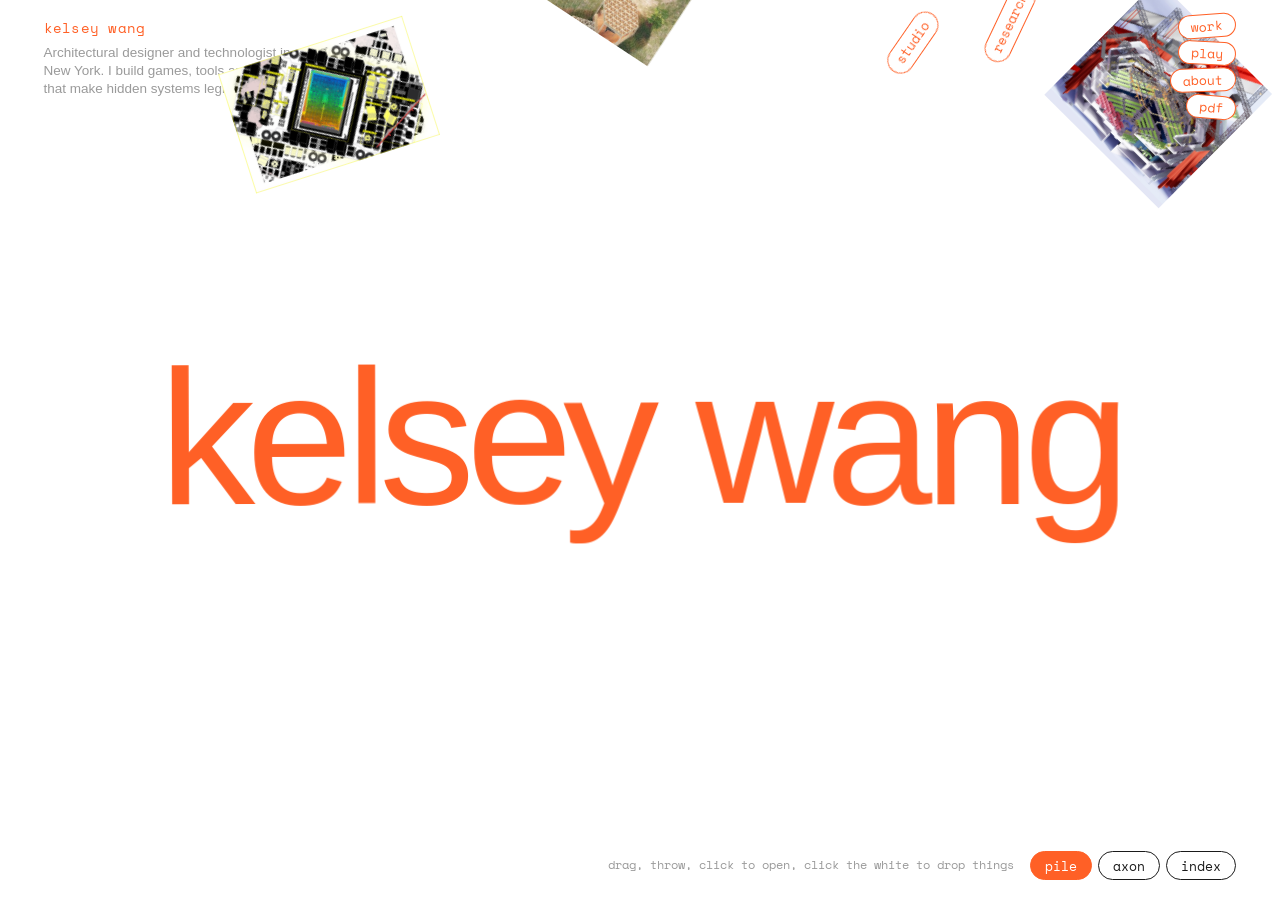
<file: index.html>
<!DOCTYPE html>
<html lang="en">
<head>
<meta charset="utf-8">
<meta name="viewport" content="width=device-width, initial-scale=1">
<title>Kelsey Wang</title>
<meta name="description" content="Architectural designer and technologist in New York. I build games, tools and drawings that make hidden systems legible.">
<meta property="og:title" content="Kelsey Wang">
<meta property="og:description" content="Architectural designer and technologist in New York. I build games, tools and drawings that make hidden systems legible.">
<link rel="icon" href="data:image/svg+xml,<svg xmlns='http://www.w3.org/2000/svg' viewBox='0 0 16 16'><rect x='2' y='2' width='12' height='12' fill='none' stroke='%23ff6026' stroke-width='2'/></svg>">
<link rel="preconnect" href="https://fonts.googleapis.com"><link rel="preconnect" href="https://fonts.gstatic.com" crossorigin>
<link href="https://fonts.googleapis.com/css2?family=Space+Mono:wght@400;700&display=swap" rel="stylesheet">
<link rel="stylesheet" href="style.css">
</head>
<body class="home">
<a class="logo" href="index.html" aria-label="Home"><span data-scatter>kelsey wang</span></a>
<nav class="tags" aria-label="Main"><a href="index.html" style="--r:-4deg">work</a><a href="index.html#play" style="--r:3deg">play</a><a href="about.html" style="--r:-2deg">about</a><a href="book/" style="--r:5deg">pdf</a></nav>
<main class="home">
<h1 class="big" data-scatter data-explode aria-label="Kelsey Wang">kelsey wang</h1>
<section class="stage" id="stage">
  <div class="view pile on" id="pile"></div>
  <div class="view axon" id="axon"><div class="iso" id="iso"></div></div>
  <div class="view index" id="index"><div class="rows"><a class="row" href="work/after-leisure.html" data-img="img/al-pots.jpg"><span class="n">01</span><span class="t">after leisure</span><span class="c">adv iv</span><span class="s">studio work</span><span class="y">2025</span></a><a class="row" href="work/by-product.html" data-img="img/bp-site.jpg"><span class="n">02</span><span class="t">by/product</span><span class="c">adv vi</span><span class="s">studio work</span><span class="y">2026</span></a><a class="row" href="work/carbon-temples.html" data-img="img/ct-section.jpg"><span class="n">03</span><span class="t">carbon temples</span><span class="c">adv v</span><span class="s">studio work</span><span class="y">2025</span></a><a class="row" href="work/spectacle-sh-216.html" data-img="img/sp-axon.jpg"><span class="n">04</span><span class="t">spectacle &amp; sh-216</span><span class="c">core ii</span><span class="s">studio work</span><span class="y">2024</span></a><a class="row" href="work/where-objects-rest.html" data-img="img/wo-plan.jpg"><span class="n">05</span><span class="t">where objects rest</span><span class="c">core iii</span><span class="s">studio work</span><span class="y">2024</span></a><a class="row" href="work/125-corner-university.html" data-img="img/cu-axon.jpg"><span class="n">06</span><span class="t">125 corner university</span><span class="c">core i</span><span class="s">studio work</span><span class="y">2023</span></a><a class="row" href="work/bounding-box-architecture.html" data-img="img/bb-og.jpg"><span class="n">07</span><span class="t">bounding box architecture</span><span class="c"></span><span class="s">research</span><span class="y">2026</span></a><a class="row" href="https://kelseydoubleu.github.io/CarbonCapital/" target=_blank rel=noopener data-img="img/cc-game.jpg"><span class="n">08</span><span class="t">carbon capital ↗</span><span class="c"></span><span class="s">games + tools</span><span class="y"></span></a><a class="row" href="https://offsetisland.space" target=_blank rel=noopener data-img="img/bp-island.jpg"><span class="n">09</span><span class="t">offset island ↗</span><span class="c"></span><span class="s">games + tools</span><span class="y"></span></a><a class="row" href="https://kelseydoubleu.github.io/constitutionreader/" target=_blank rel=noopener data-img="img/bp-constitution.jpg"><span class="n">10</span><span class="t">constitution reader ↗</span><span class="c"></span><span class="s">games + tools</span><span class="y"></span></a><a class="row" href="https://boundingboxarchitecture.site/" target=_blank rel=noopener data-img="img/bb-og.jpg"><span class="n">11</span><span class="t">bounding box ↗</span><span class="c"></span><span class="s">games + tools</span><span class="y"></span></a></div><img class="peek" id="peek" alt=""></div>
</section>
<p class="lede">Architectural designer and technologist in New York. I build games, tools and drawings that make hidden systems legible.</p>
<div class="modes" role="tablist">
  <button data-mode="pile" class="on">pile</button><button data-mode="axon">axon</button><button data-mode="index">index</button>
  <span class="hint" id="hint"></span>
</div>
</main>
<script>window.WORKS = [{"n": 1, "title": "AFTER LEISURE", "section": "studio", "summary": "A private country club reimagined as a shared landscape of ecological, social and spatial repair.", "href": "work/after-leisure.html", "ext": false, "cover": "al-pots", "imgs": ["al-pots", "al-labor", "al-trust", "al-strip"], "year": "2025", "course": "adv iv", "size": [504, 737]}, {"n": 2, "title": "BY/PRODUCT", "section": "studio", "summary": "A method for reading the value systems embedded in what we build, before machines inherit them.", "href": "work/by-product.html", "ext": false, "cover": "bp-site", "imgs": ["bp-site", "bp-curve", "bp-chain", "bp-island"], "year": "2026", "course": "adv vi", "size": [2000, 1297]}, {"n": 3, "title": "CARBON TEMPLES", "section": "studio", "summary": "A network of civic architectures that make carbon sequestration visible, participatory and desirable.", "href": "work/carbon-temples.html", "ext": false, "cover": "ct-section", "imgs": ["ct-section", "ct-network", "ct-temples", "ct-axon"], "year": "2025", "course": "adv v", "size": [1707, 1707]}, {"n": 4, "title": "SPECTACLE & SH-216", "section": "studio", "summary": "The Congressional hearing room, redesigned as the stage it already is.", "href": "work/spectacle-sh-216.html", "ext": false, "cover": "sp-axon", "imgs": ["sp-axon", "sp-renders", "sp-diagram", "sp-hero"], "year": "2024", "course": "core ii", "size": [1688, 1684]}, {"n": 5, "title": "WHERE OBJECTS REST", "section": "studio", "summary": "Housing designed equally for people and for their objects.", "href": "work/where-objects-rest.html", "ext": false, "cover": "wo-plan", "imgs": ["wo-plan", "wo-studio", "wo-2bdr", "wo-1bdr"], "year": "2024", "course": "core iii", "size": [2000, 1500]}, {"n": 6, "title": "125 CORNER UNIVERSITY", "section": "studio", "summary": "A big-box retail building returned to its original civic mission.", "href": "work/125-corner-university.html", "ext": false, "cover": "cu-axon", "imgs": ["cu-axon", "cu-hero", "cu-collage", "cu-stack"], "year": "2023", "course": "core i", "size": [1680, 1680]}, {"n": 7, "title": "BOUNDING BOX ARCHITECTURE", "section": "research", "summary": "A machine vision probe: what object detection sees in architecture, and what dissolves into noise.", "href": "work/bounding-box-architecture.html", "ext": false, "cover": "bb-og", "imgs": ["bb-og"], "year": "2026", "course": "", "size": [1200, 630]}, {"n": 8, "title": "CARBON CAPITAL", "section": "play", "summary": "A four-player simulation of 125th Street. Win alone, or win together.", "href": "https://kelseydoubleu.github.io/CarbonCapital/", "ext": true, "cover": "cc-game", "imgs": ["cc-game"], "year": "", "course": "", "size": [2000, 1390]}, {"n": 9, "title": "OFFSET ISLAND", "section": "play", "summary": "Every beam requires a tree. The island is finite.", "href": "https://offsetisland.space", "ext": true, "cover": "bp-island", "imgs": ["bp-island"], "year": "", "course": "", "size": [1736, 978]}, {"n": 10, "title": "CONSTITUTION READER", "section": "play", "summary": "What a system does with its waste, labor and death.", "href": "https://kelseydoubleu.github.io/constitutionreader/", "ext": true, "cover": "bp-constitution", "imgs": ["bp-constitution"], "year": "", "course": "", "size": [2000, 891]}, {"n": 11, "title": "BOUNDING BOX", "section": "play", "summary": "Run object detection on any architectural image, in your browser.", "href": "https://boundingboxarchitecture.site/", "ext": true, "cover": "bb-og", "imgs": ["bb-og"], "year": "", "course": "", "size": [1200, 630]}];</script>
<script src="assets/matter.min.js"></script>
<footer><span>kelsey wang · new york</span><span><a href="https://github.com/kelseydoubleu">github</a> · <a href="book/">pdf portfolio</a></span></footer>
<div class="lb" id="lb" hidden><img alt=""><button aria-label="Close">×</button></div>
<script src="fun.js"></script>
</body>
</html>
</file>
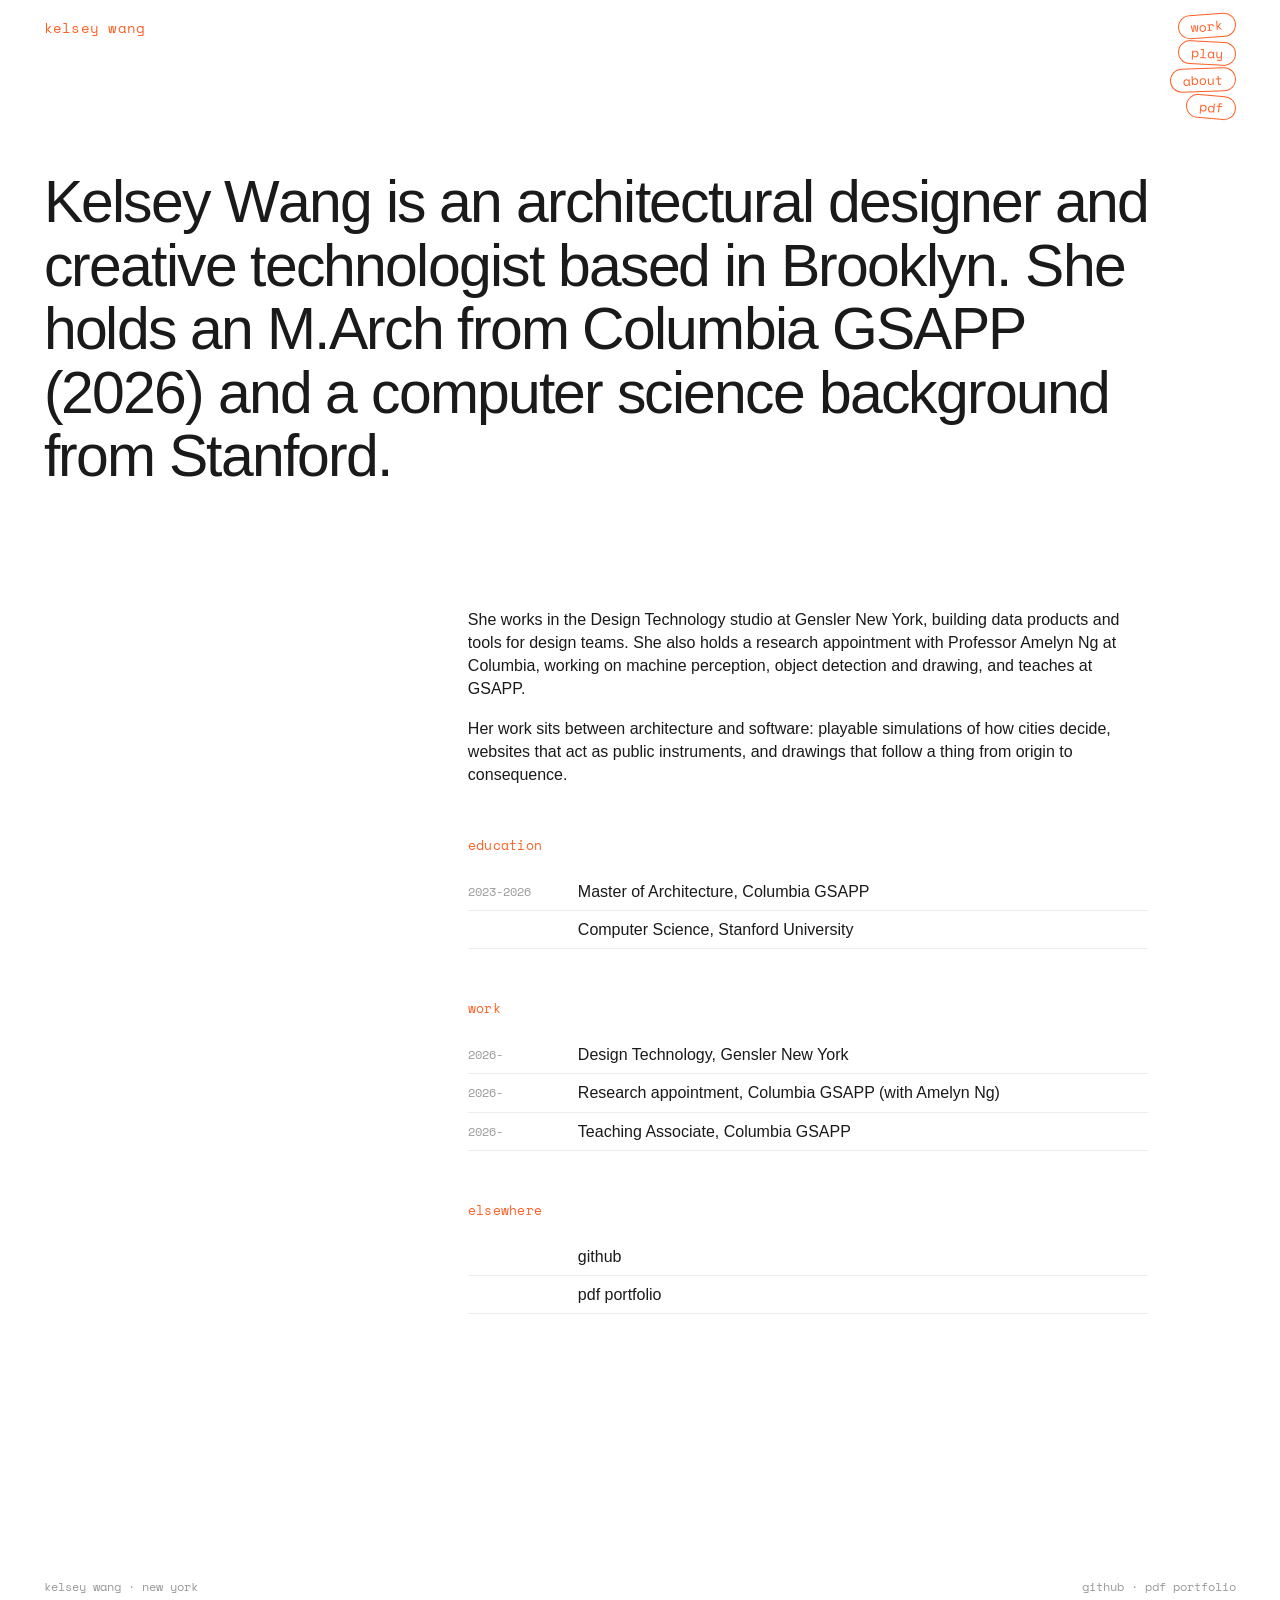
<file: about.html>
<!DOCTYPE html>
<html lang="en">
<head>
<meta charset="utf-8">
<meta name="viewport" content="width=device-width, initial-scale=1">
<title>About · Kelsey Wang</title>
<meta name="description" content="Architectural designer and technologist in New York. I build games, tools and drawings that make hidden systems legible.">
<meta property="og:title" content="About · Kelsey Wang">
<meta property="og:description" content="Architectural designer and technologist in New York. I build games, tools and drawings that make hidden systems legible.">
<link rel="icon" href="data:image/svg+xml,<svg xmlns='http://www.w3.org/2000/svg' viewBox='0 0 16 16'><rect x='2' y='2' width='12' height='12' fill='none' stroke='%23ff6026' stroke-width='2'/></svg>">
<link rel="preconnect" href="https://fonts.googleapis.com"><link rel="preconnect" href="https://fonts.gstatic.com" crossorigin>
<link href="https://fonts.googleapis.com/css2?family=Space+Mono:wght@400;700&display=swap" rel="stylesheet">
<link rel="stylesheet" href="style.css">
</head>
<body class="aboutp">
<a class="logo" href="index.html" aria-label="Home"><span data-scatter>kelsey wang</span></a>
<nav class="tags" aria-label="Main"><a href="index.html" style="--r:-4deg">work</a><a href="index.html#play" style="--r:3deg">play</a><a href="about.html" style="--r:-2deg">about</a><a href="book/" style="--r:5deg">pdf</a></nav>
<main class="about">
<p class="intro" data-scatter>Kelsey Wang is an architectural designer and creative technologist based in Brooklyn. She holds an M.Arch from Columbia GSAPP (2026) and a computer science background from Stanford.</p>
<div class="cols"><div></div><div class="body"><p>She works in the Design Technology studio at Gensler New York, building data products and tools for design teams. She also holds a research appointment with Professor Amelyn Ng at Columbia, working on machine perception, object detection and drawing, and teaches at GSAPP.</p><p>Her work sits between architecture and software: playable simulations of how cities decide, websites that act as public instruments, and drawings that follow a thing from origin to consequence.</p><h2 class="label">education</h2><ul><li><span>2023-2026</span>Master of Architecture, Columbia GSAPP</li><li><span></span>Computer Science, Stanford University</li></ul><h2 class="label">work</h2><ul><li><span>2026-</span>Design Technology, Gensler New York</li><li><span>2026-</span>Research appointment, Columbia GSAPP (with Amelyn Ng)</li><li><span>2026-</span>Teaching Associate, Columbia GSAPP</li></ul>
<h2 class="label">elsewhere</h2><ul><li><span></span><a href="https://github.com/kelseydoubleu">github</a></li><li><span></span><a href="book/">pdf portfolio</a></li></ul></div></div></main>
<footer><span>kelsey wang · new york</span><span><a href="https://github.com/kelseydoubleu">github</a> · <a href="book/">pdf portfolio</a></span></footer>
<div class="lb" id="lb" hidden><img alt=""><button aria-label="Close">×</button></div>
<script src="fun.js"></script>
</body>
</html>
</file>
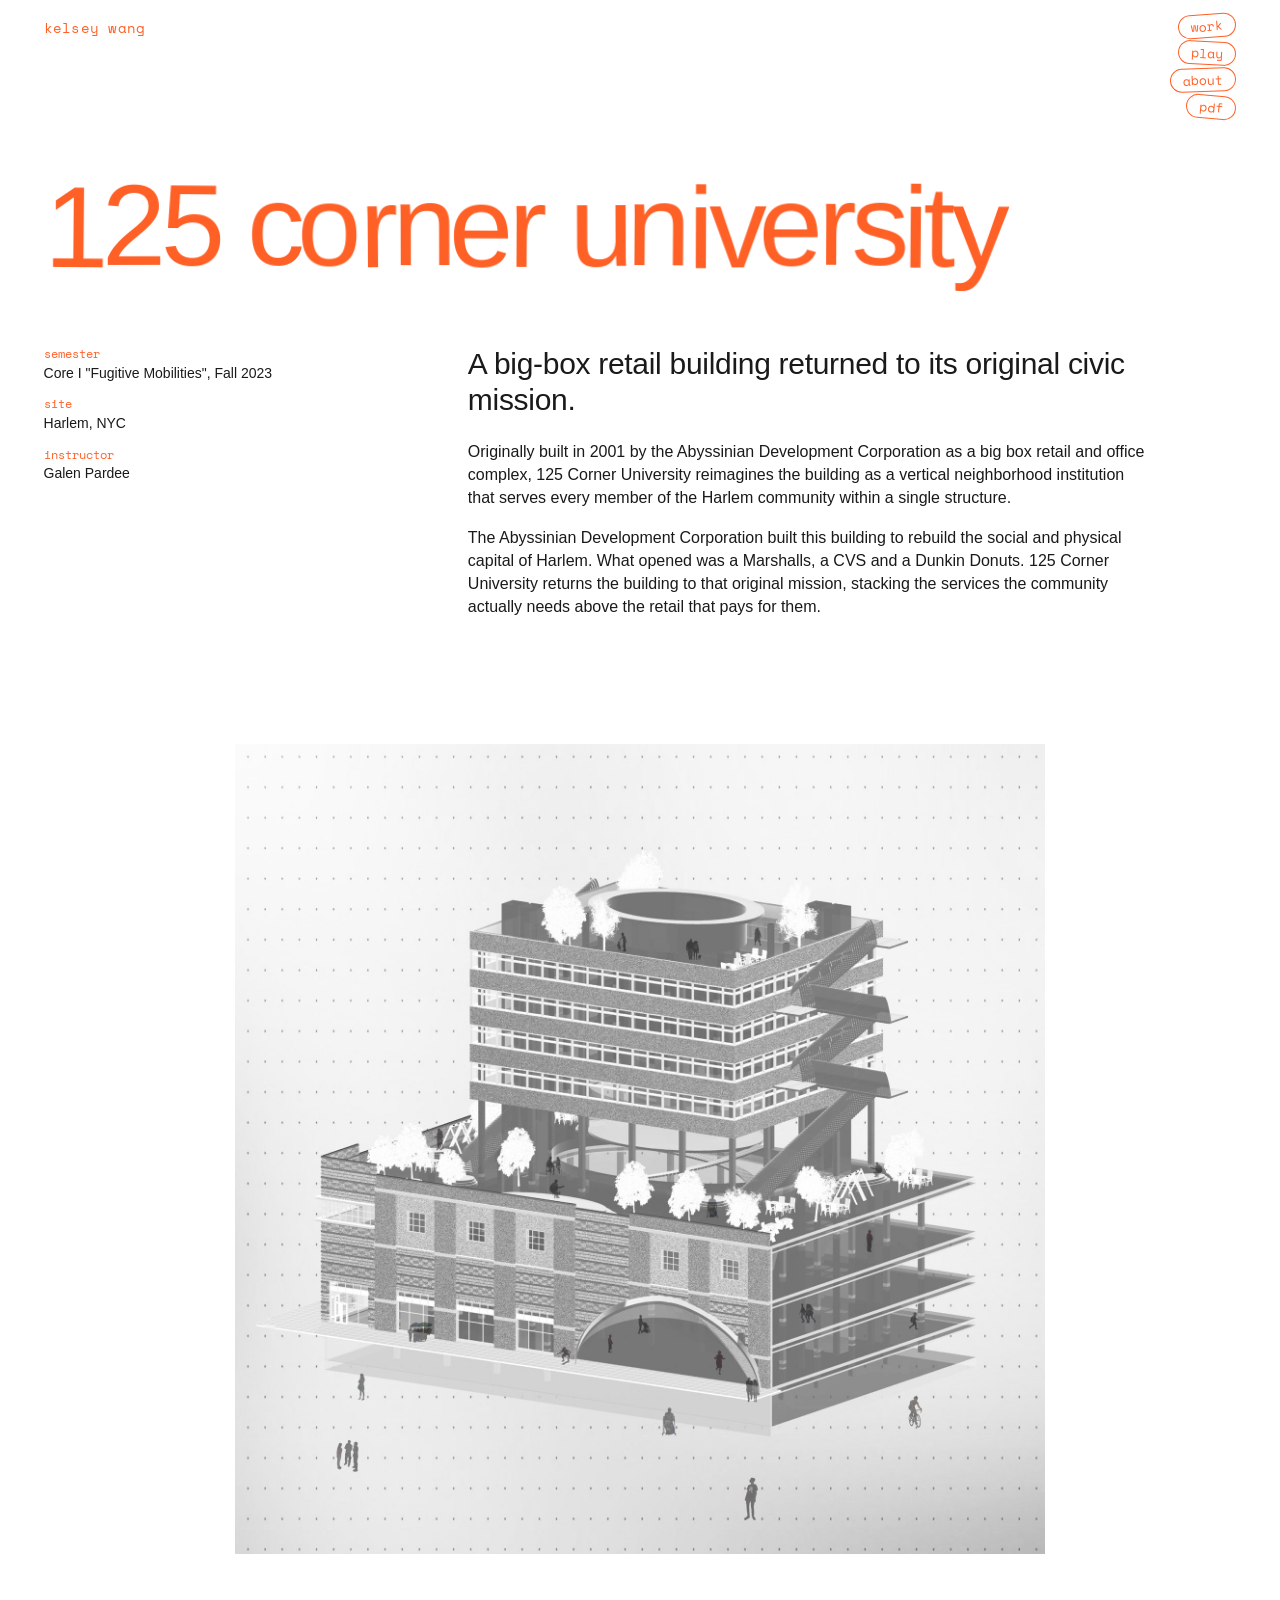
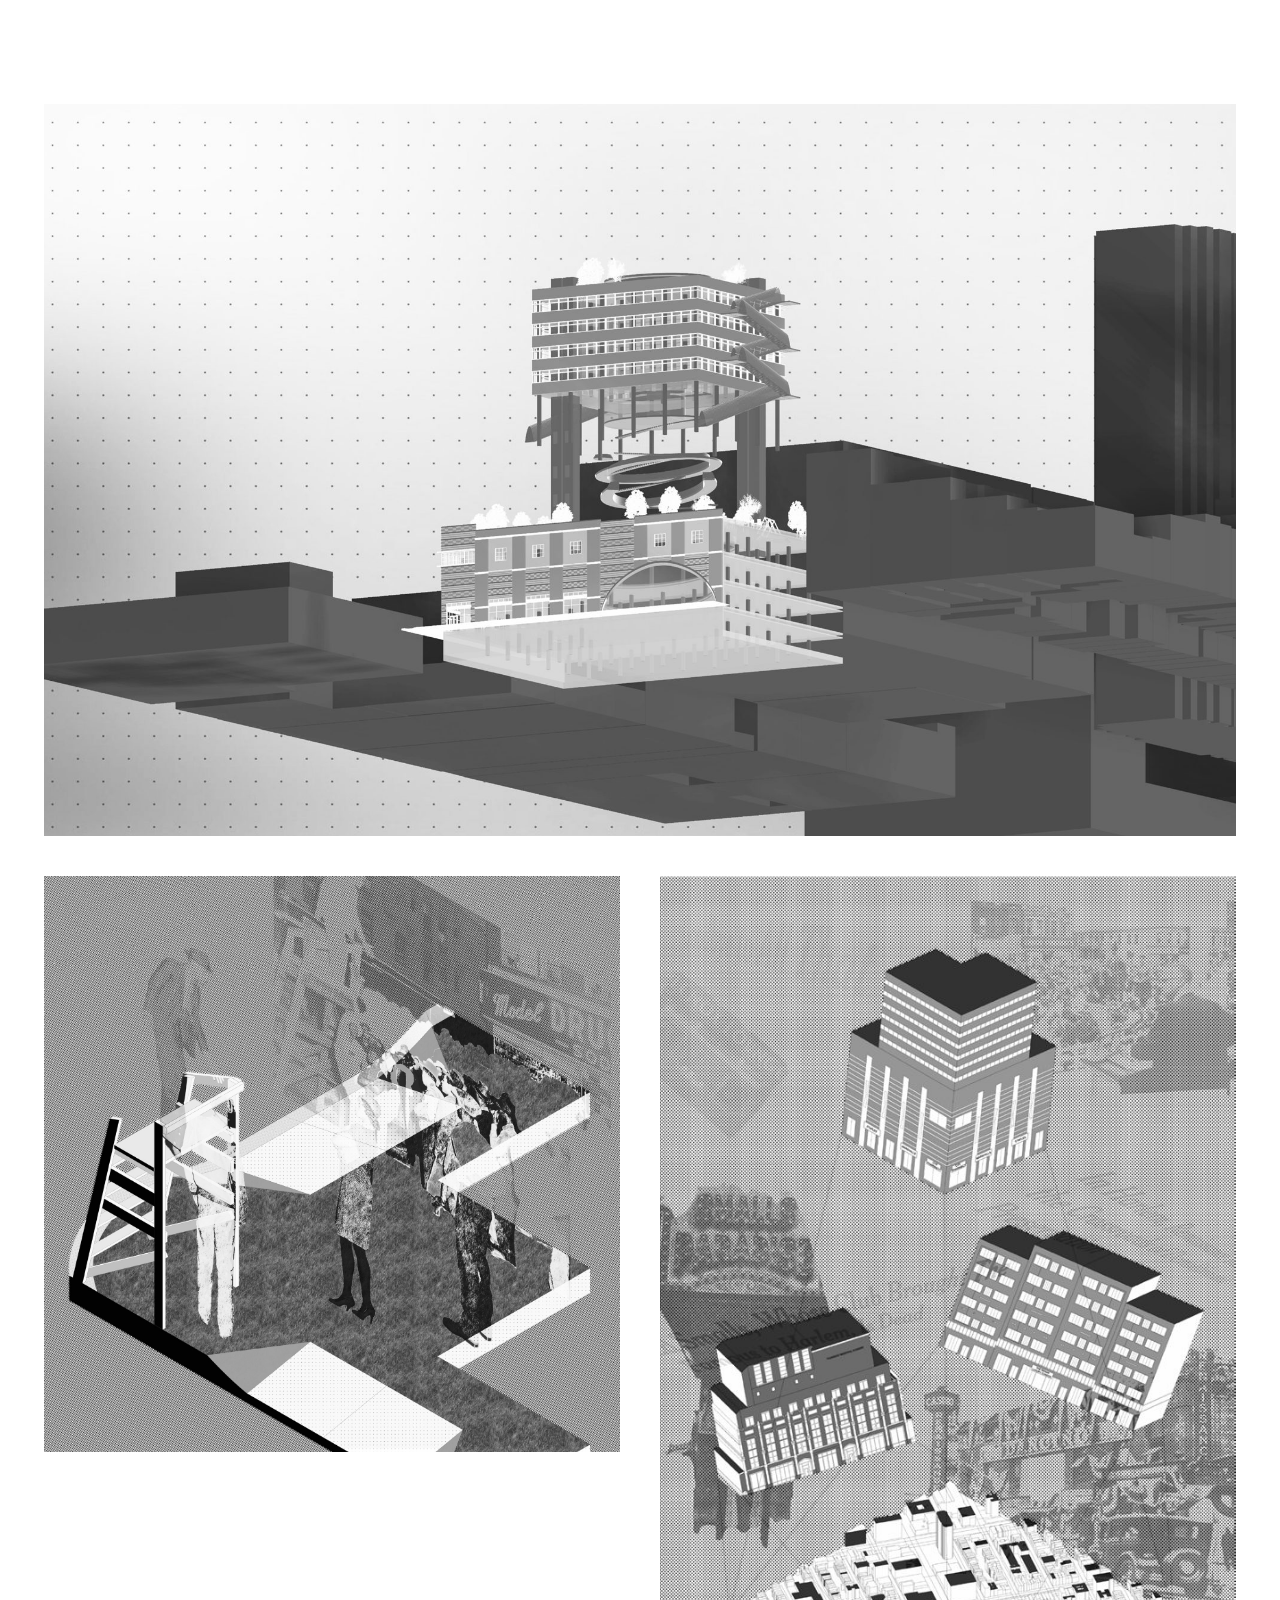
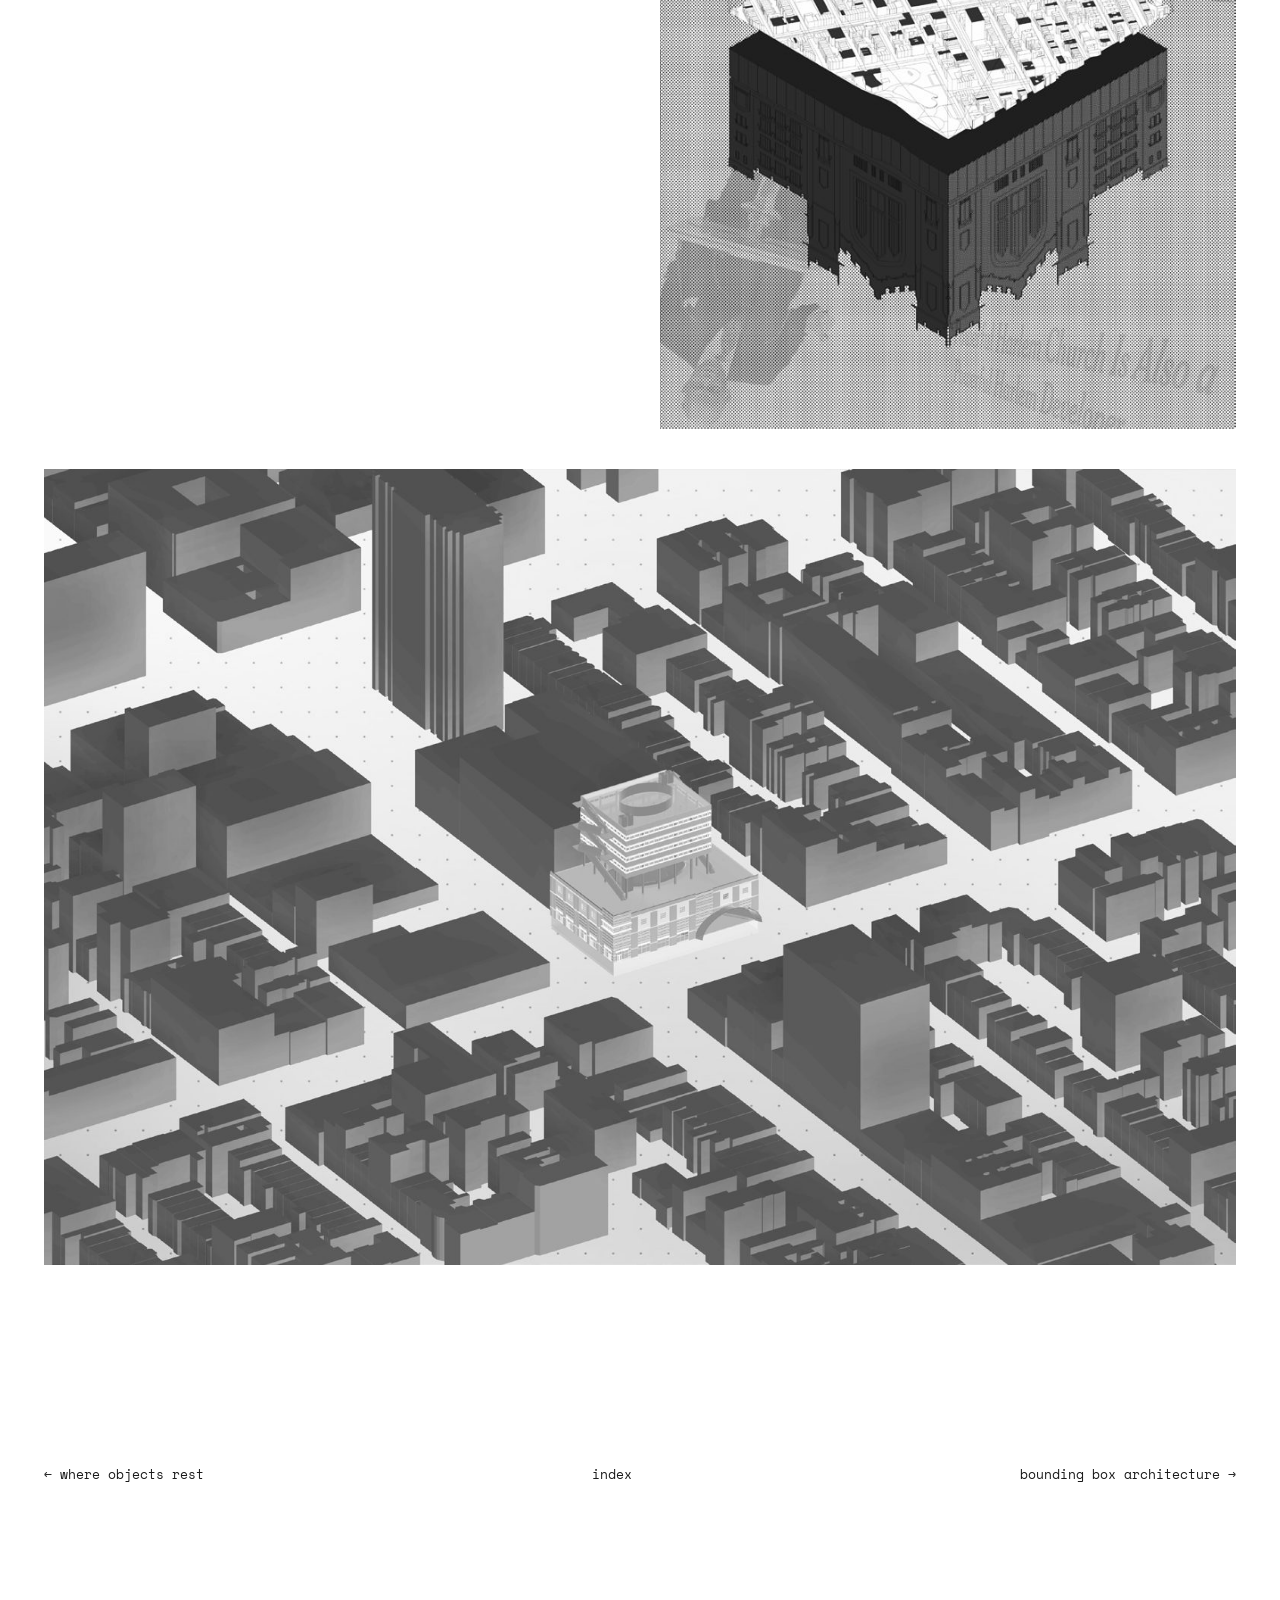
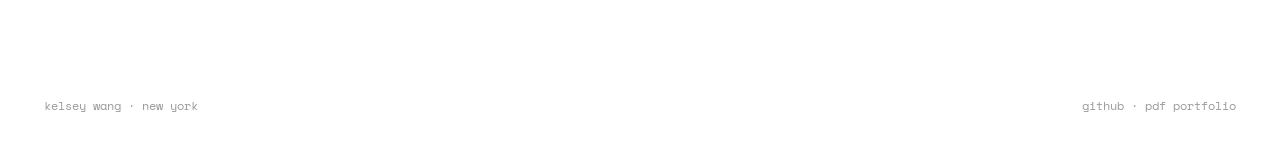
<file: work/125-corner-university.html>
<!DOCTYPE html>
<html lang="en">
<head>
<meta charset="utf-8">
<meta name="viewport" content="width=device-width, initial-scale=1">
<title>125 CORNER UNIVERSITY · Kelsey Wang</title>
<meta name="description" content="A big-box retail building returned to its original civic mission.">
<meta property="og:title" content="125 CORNER UNIVERSITY · Kelsey Wang">
<meta property="og:description" content="A big-box retail building returned to its original civic mission.">
<link rel="icon" href="data:image/svg+xml,<svg xmlns='http://www.w3.org/2000/svg' viewBox='0 0 16 16'><rect x='2' y='2' width='12' height='12' fill='none' stroke='%23ff6026' stroke-width='2'/></svg>">
<link rel="preconnect" href="https://fonts.googleapis.com"><link rel="preconnect" href="https://fonts.gstatic.com" crossorigin>
<link href="https://fonts.googleapis.com/css2?family=Space+Mono:wght@400;700&display=swap" rel="stylesheet">
<link rel="stylesheet" href="../style.css">
</head>
<body class="proj">
<a class="logo" href="../index.html" aria-label="Home"><span data-scatter>kelsey wang</span></a>
<nav class="tags" aria-label="Main"><a href="../index.html" style="--r:-4deg">work</a><a href="../index.html#play" style="--r:3deg">play</a><a href="../about.html" style="--r:-2deg">about</a><a href="../book/" style="--r:5deg">pdf</a></nav>
<main class="project">
<div class="phead">
  <h1 class="ptitle" data-scatter data-explode>125 corner university</h1>
  <div class="cols"><dl><dt>semester</dt><dd>Core I &quot;Fugitive Mobilities&quot;, Fall 2023</dd><dt>site</dt><dd>Harlem, NYC</dd><dt>instructor</dt><dd>Galen Pardee</dd></dl><div class="body"><p class="sum">A big-box retail building returned to its original civic mission.</p><p>Originally built in 2001 by the Abyssinian Development Corporation as a big box retail and office complex, 125 Corner University reimagines the building as a vertical neighborhood institution that serves every member of the Harlem community within a single structure.</p><p>The Abyssinian Development Corporation built this building to rebuild the social and physical capital of Harlem. What opened was a Marshalls, a CVS and a Dunkin Donuts. 125 Corner University returns the building to that original mission, stacking the services the community actually needs above the retail that pays for them.</p></div></div>
</div>
<div class="hero-img"><img src="../img/cu-axon.jpg" alt="125 CORNER UNIVERSITY"></div>
<section class="chapter"><div class="figs"><figure class="f wide" style="--d:0ms"><img src="../img/cu-hero.jpg" width="2000" height="1226" alt="" loading="lazy"></figure><figure class="f" style="--d:70ms"><img src="../img/cu-collage.jpg" width="1680" height="1680" alt="" loading="lazy"></figure><figure class="f" style="--d:140ms"><img src="../img/cu-stack.jpg" width="646" height="1292" alt="" loading="lazy"></figure><figure class="f wide" style="--d:210ms"><img src="../img/cu-context.jpg" width="1575" height="1051" alt="" loading="lazy"></figure></div></section>
<nav class="pn"><a href="where-objects-rest.html">← where objects rest</a><a href="../index.html">index</a><a href="bounding-box-architecture.html">bounding box architecture →</a></nav>
</main>
<footer><span>kelsey wang · new york</span><span><a href="https://github.com/kelseydoubleu">github</a> · <a href="../book/">pdf portfolio</a></span></footer>
<div class="lb" id="lb" hidden><img alt=""><button aria-label="Close">×</button></div>
<script src="../fun.js"></script>
</body>
</html>
</file>
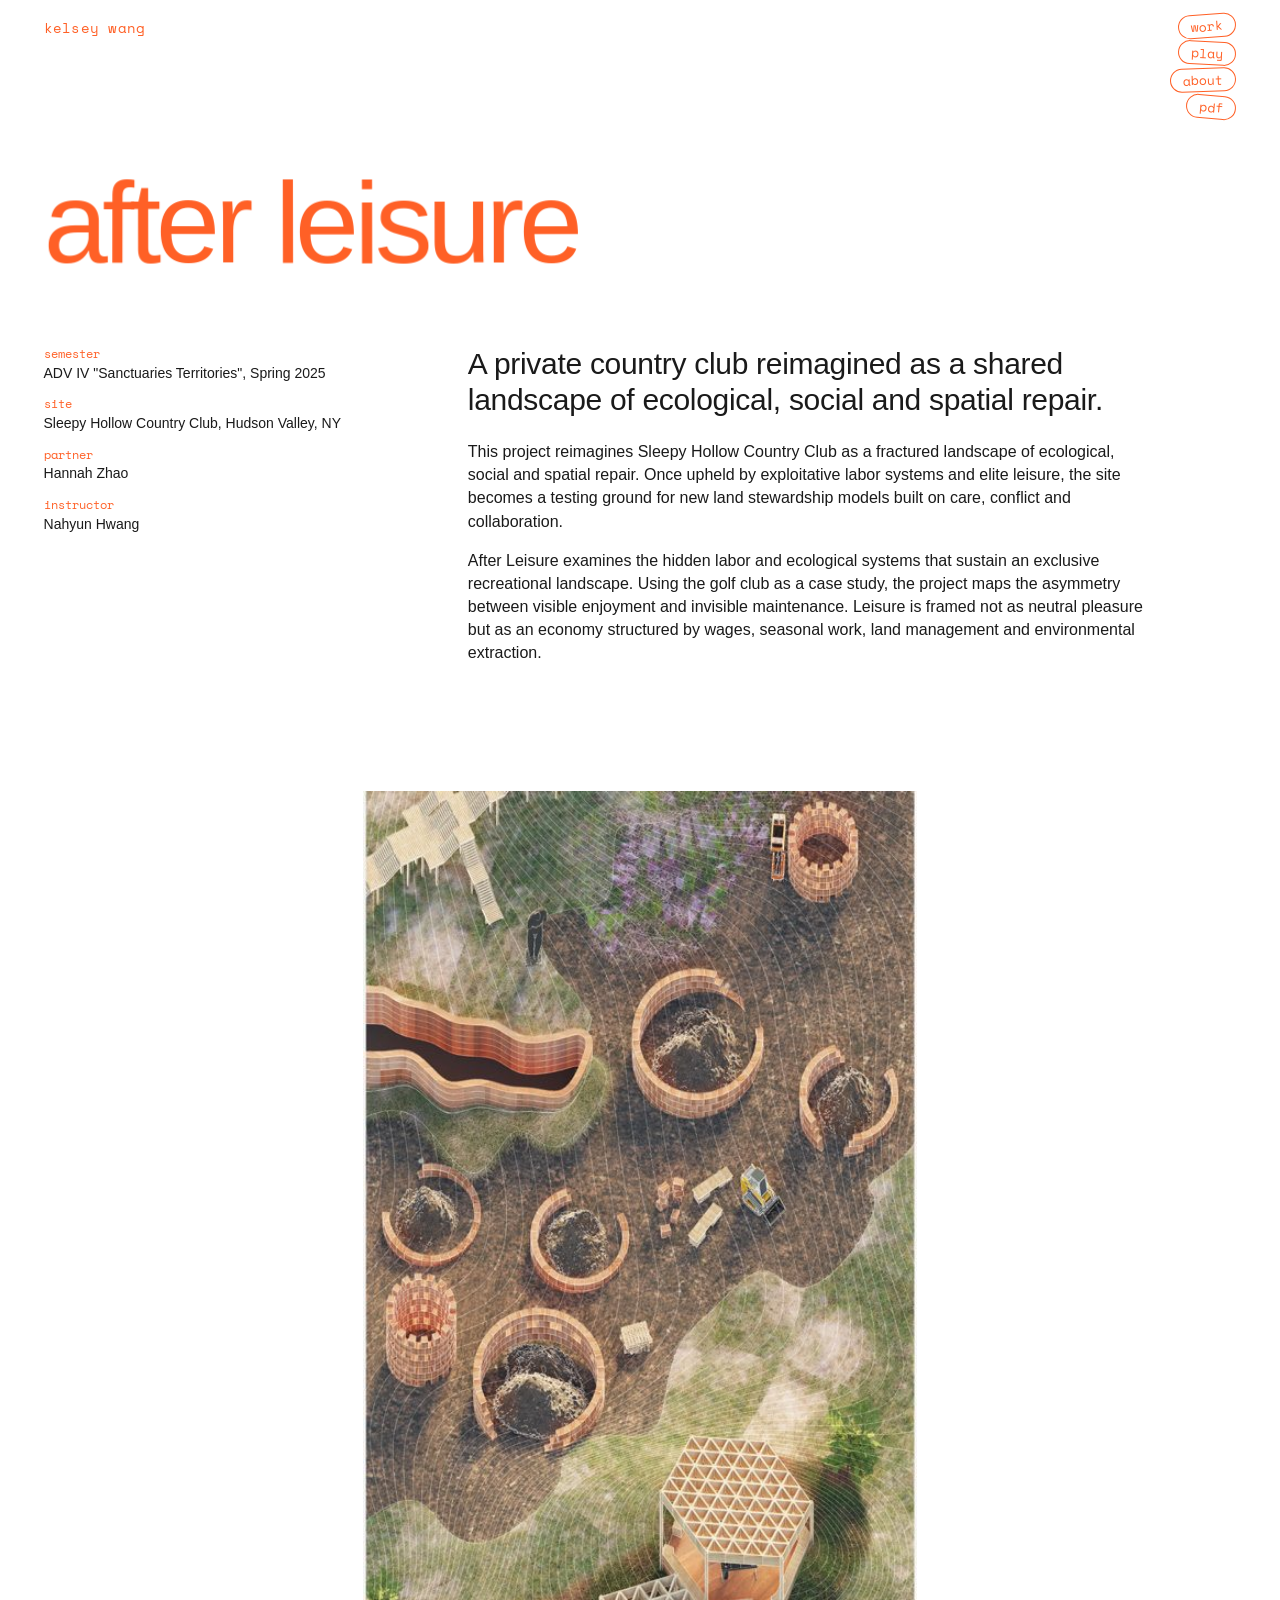
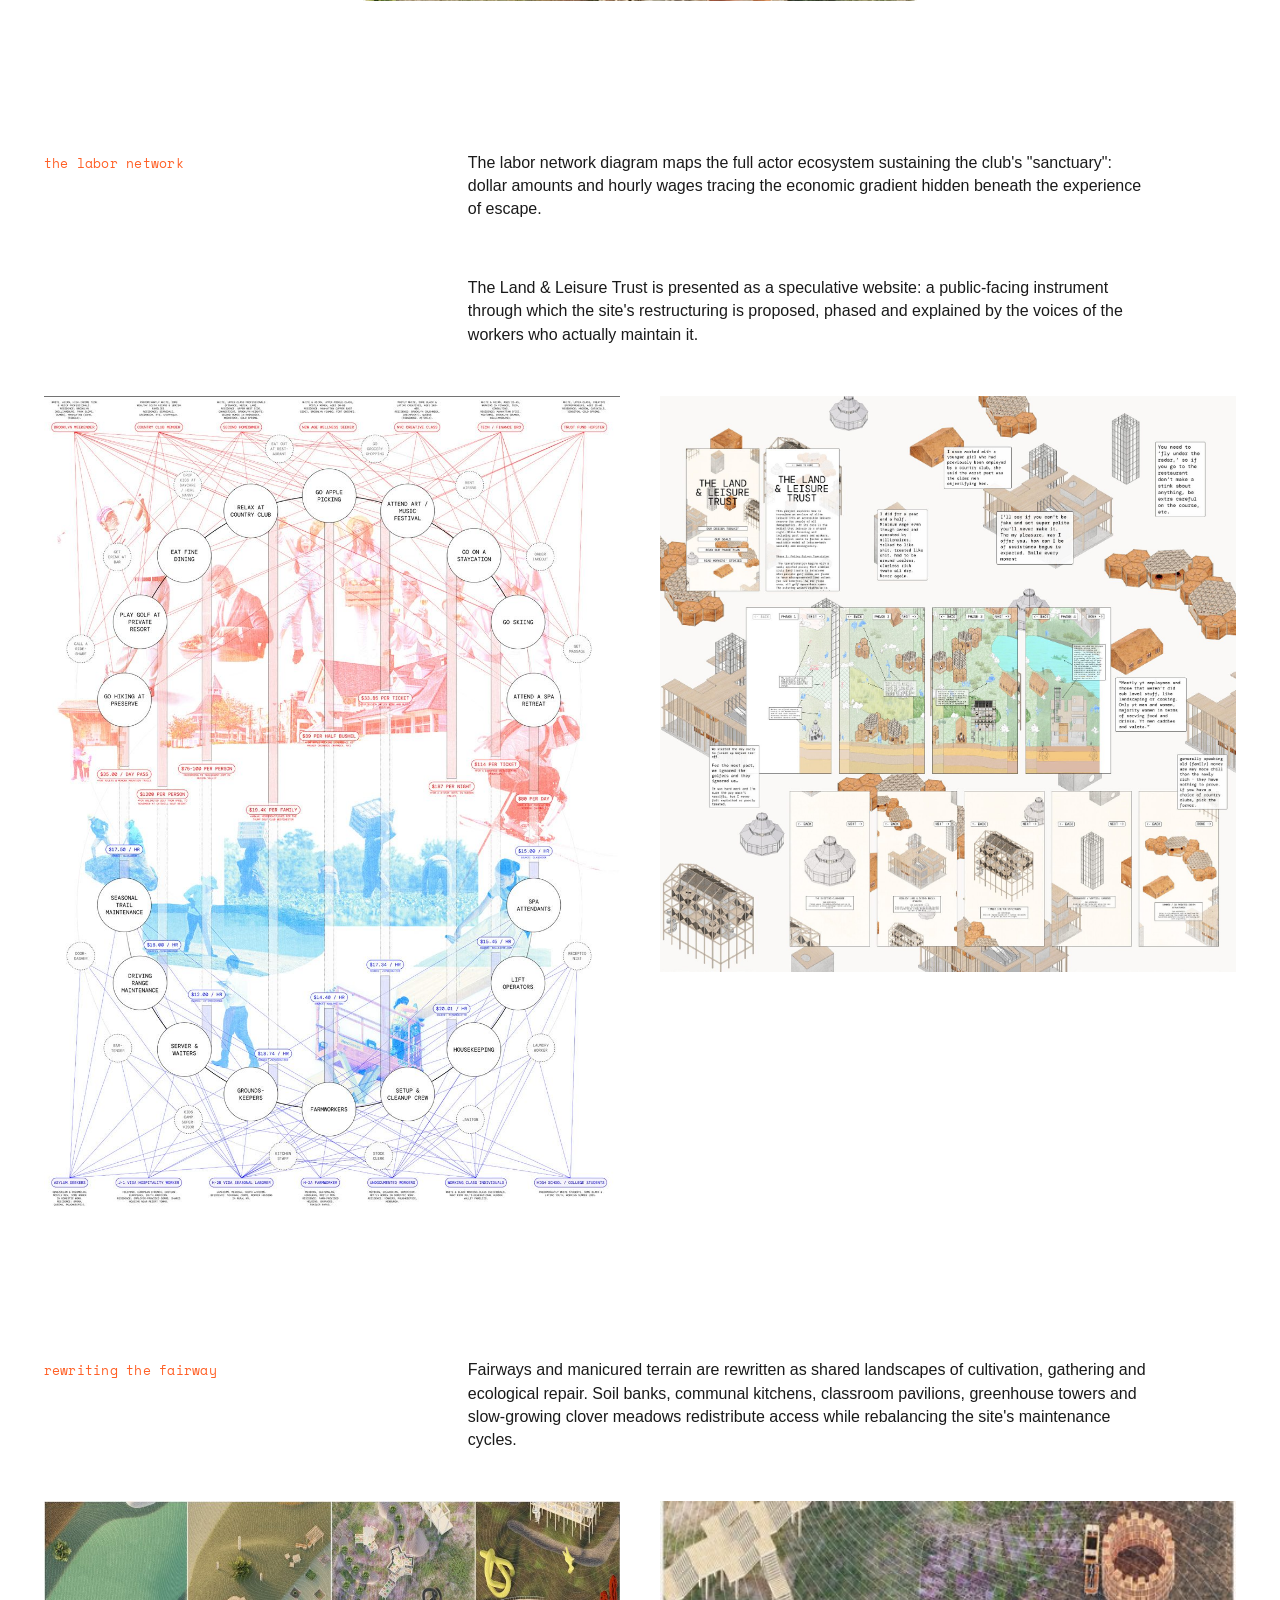
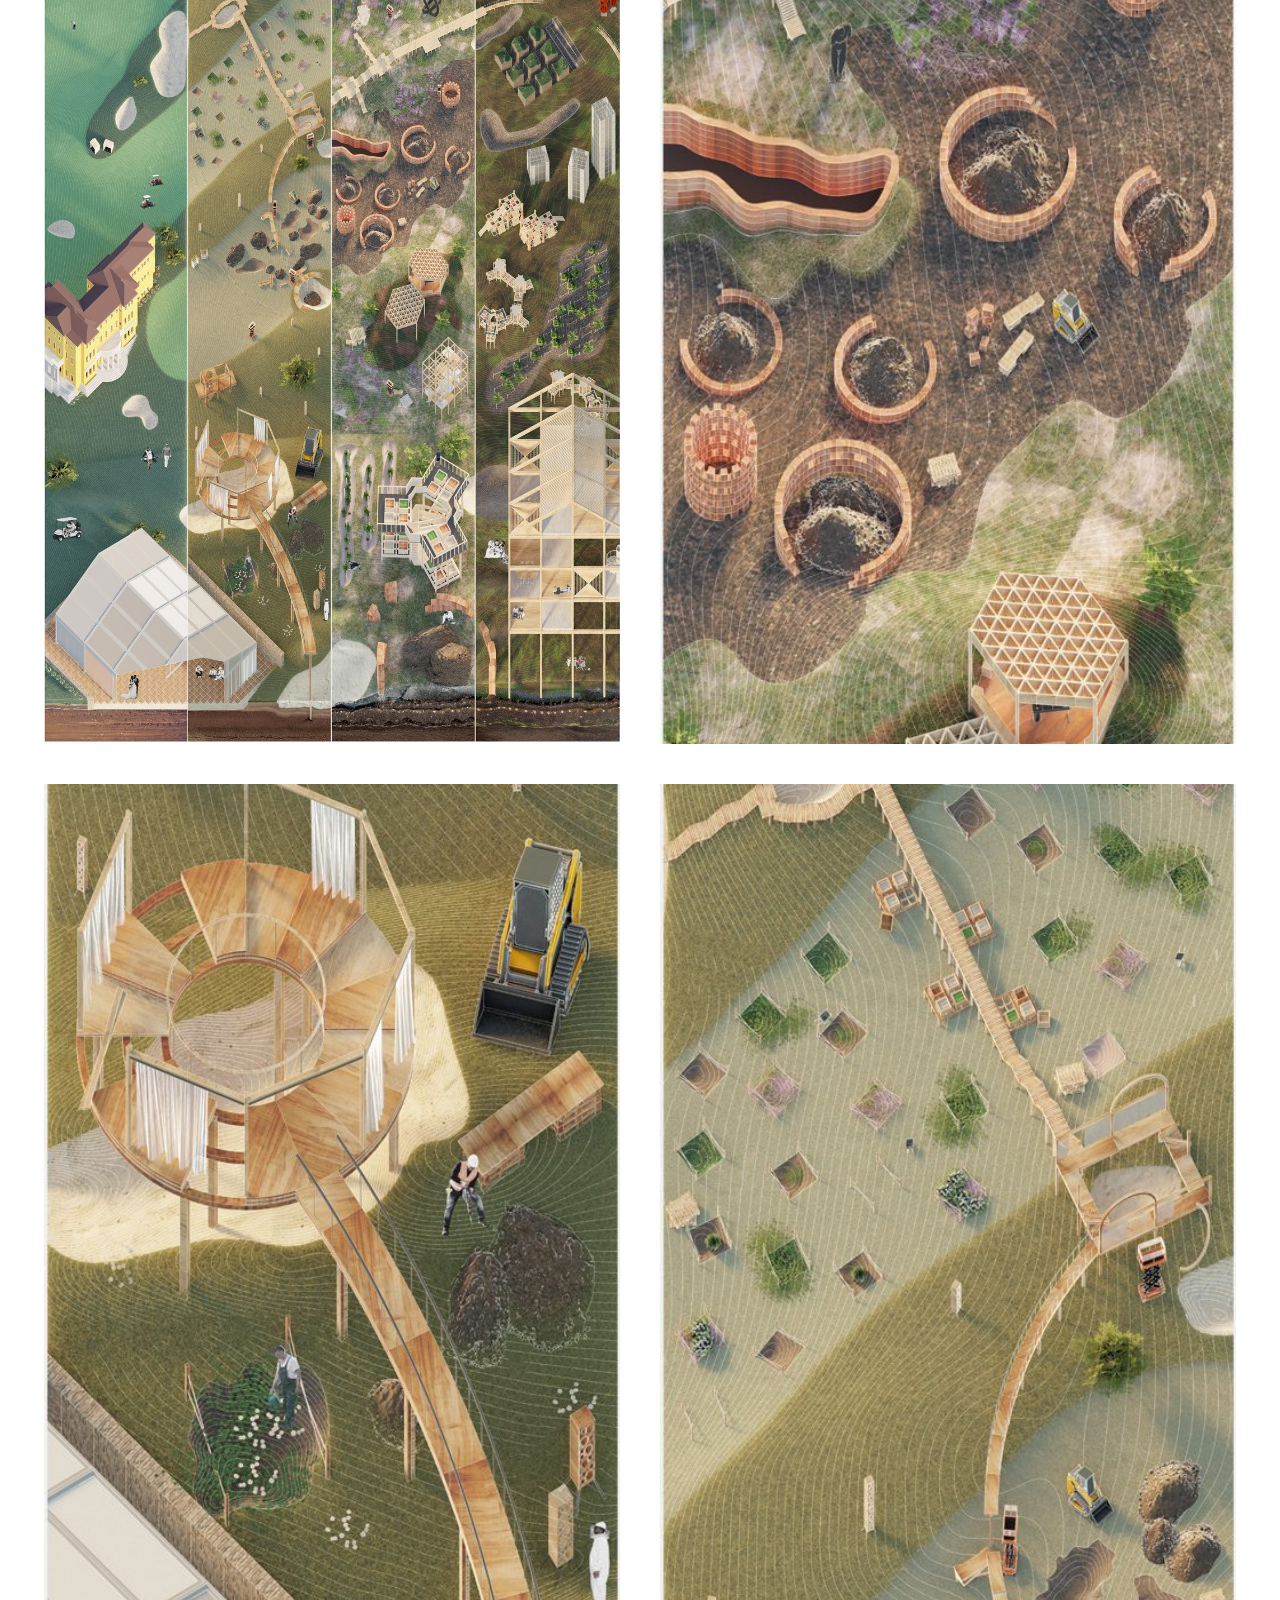
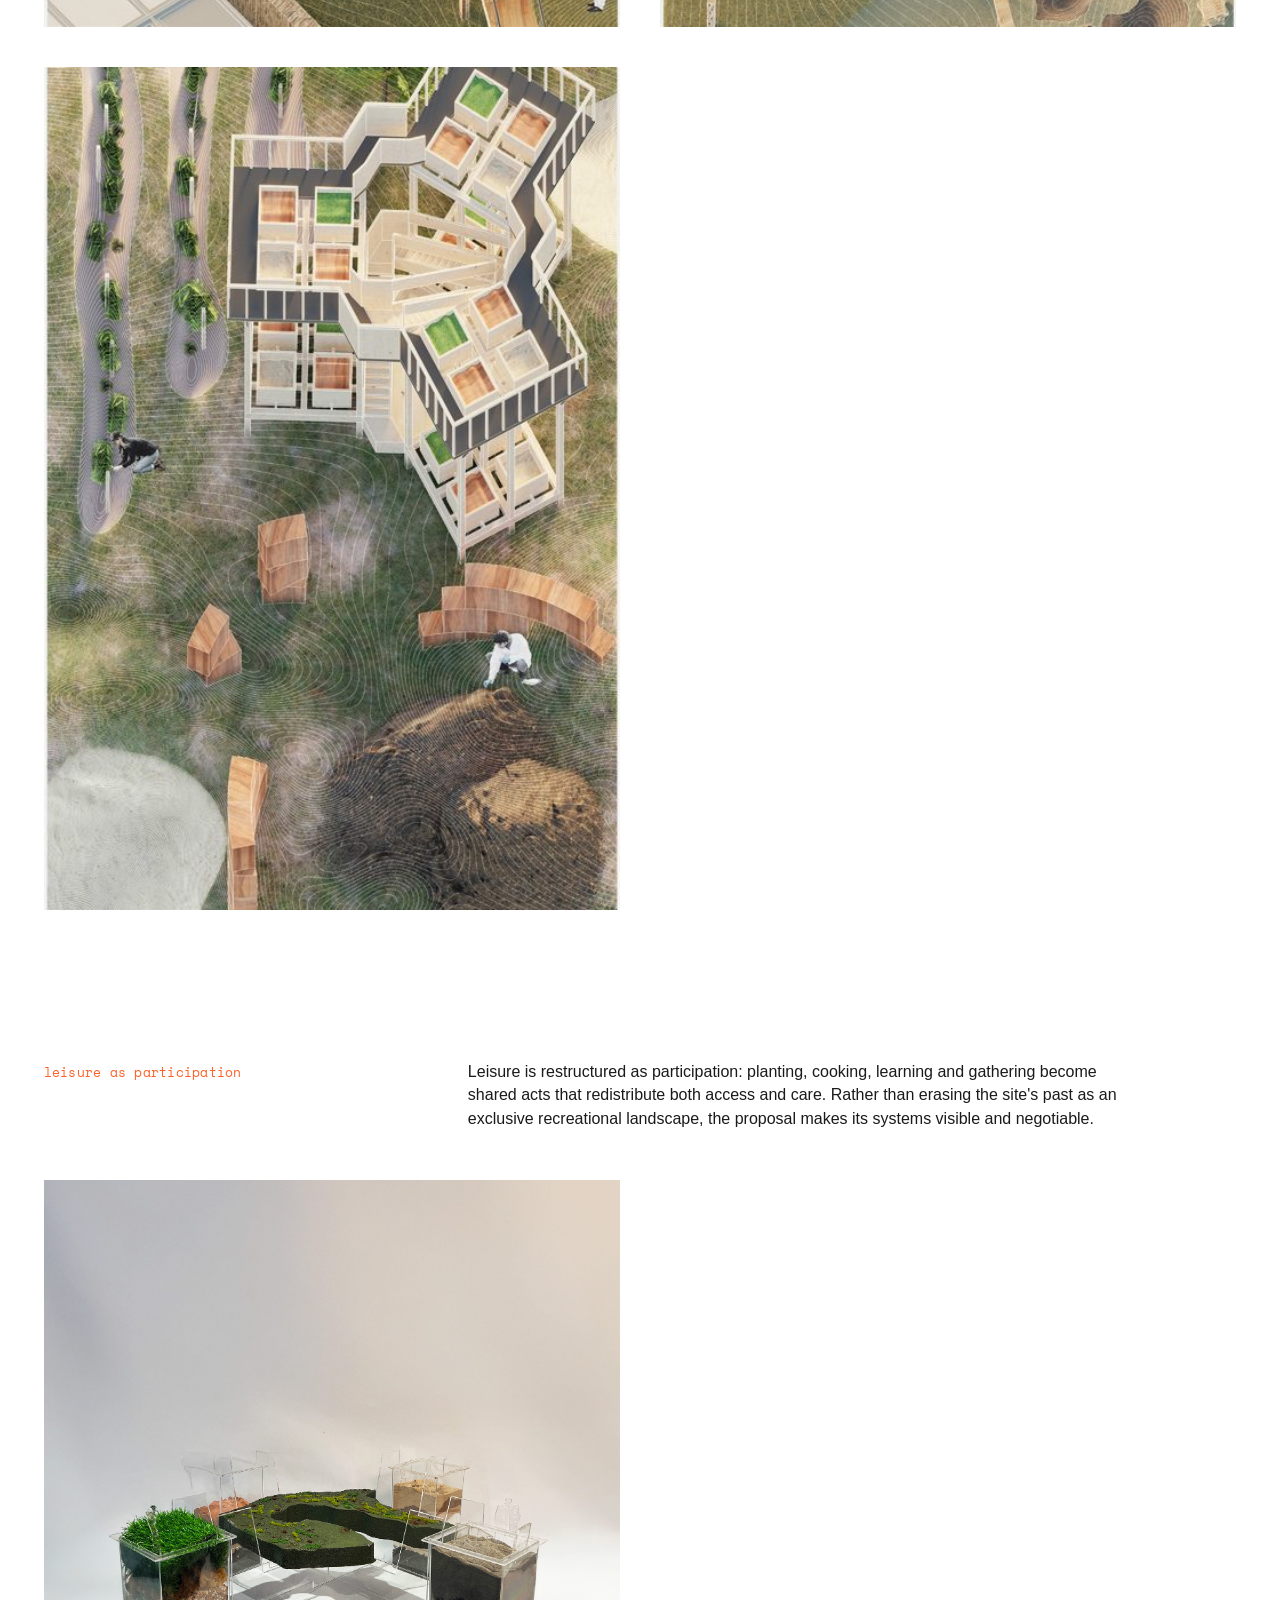
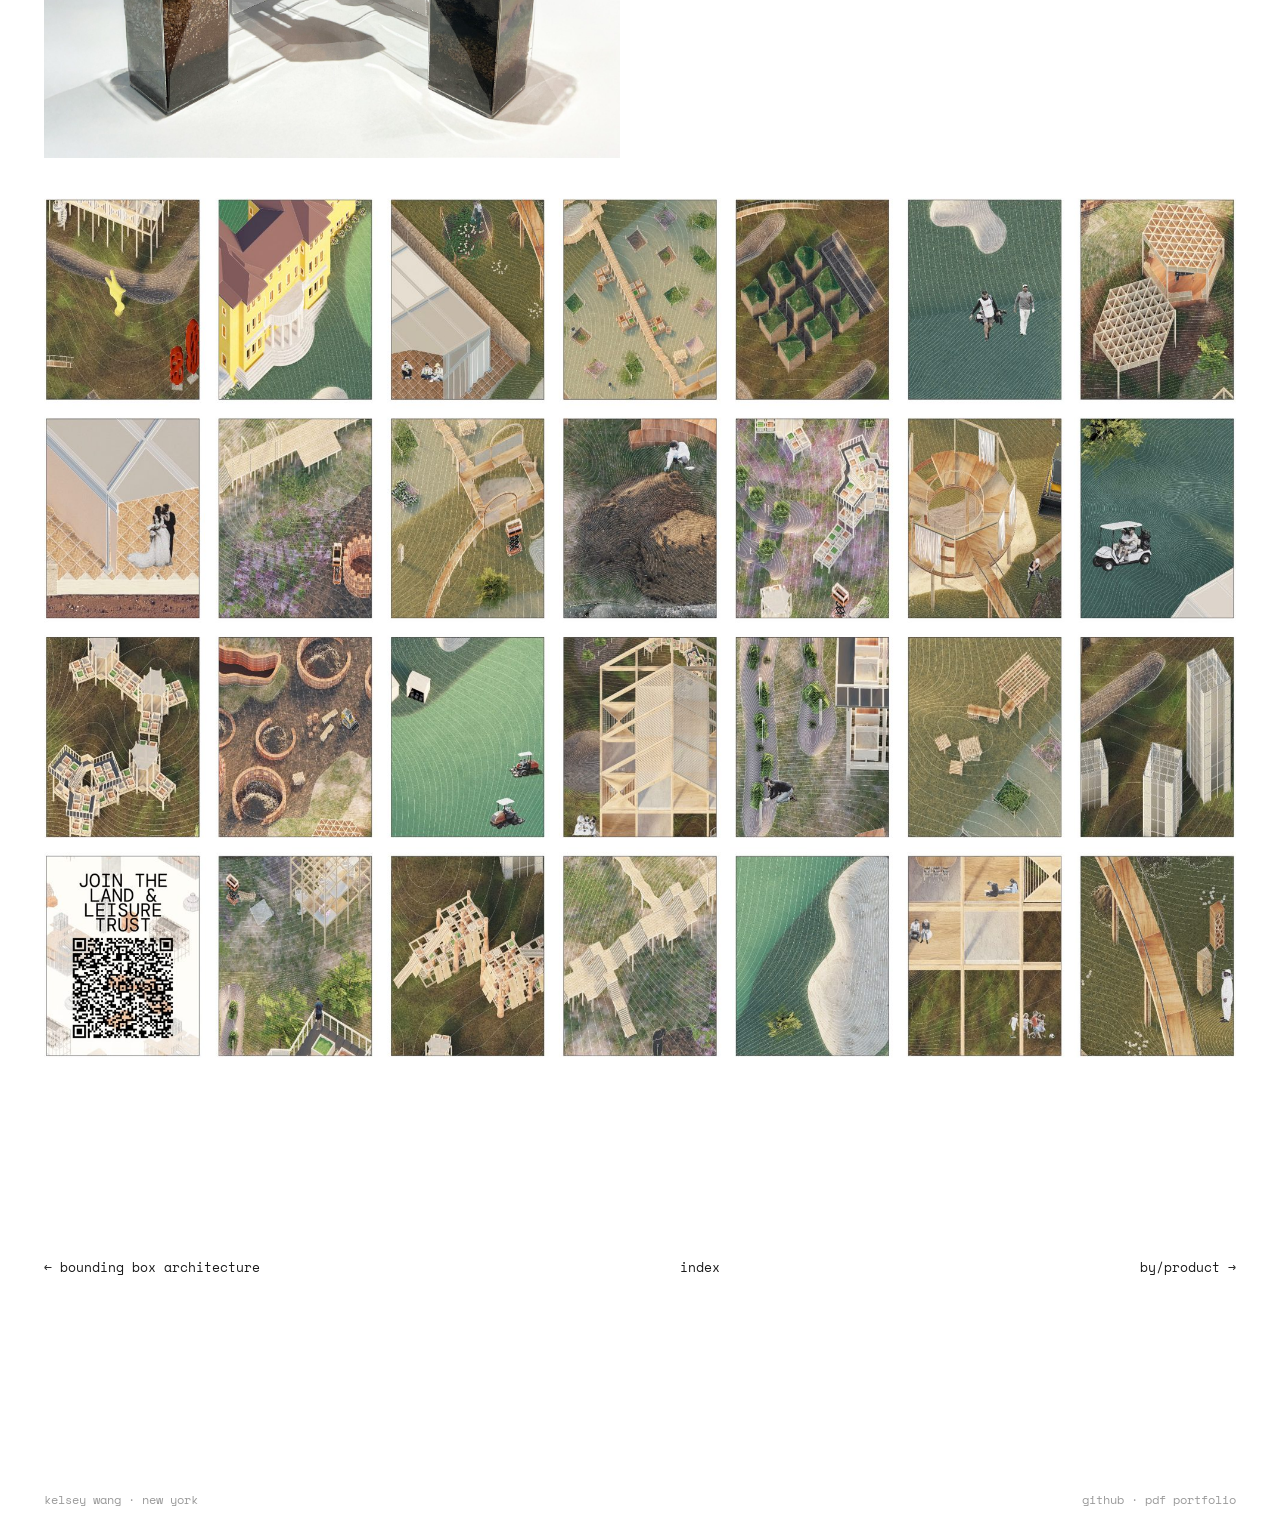
<file: work/after-leisure.html>
<!DOCTYPE html>
<html lang="en">
<head>
<meta charset="utf-8">
<meta name="viewport" content="width=device-width, initial-scale=1">
<title>AFTER LEISURE · Kelsey Wang</title>
<meta name="description" content="A private country club reimagined as a shared landscape of ecological, social and spatial repair.">
<meta property="og:title" content="AFTER LEISURE · Kelsey Wang">
<meta property="og:description" content="A private country club reimagined as a shared landscape of ecological, social and spatial repair.">
<link rel="icon" href="data:image/svg+xml,<svg xmlns='http://www.w3.org/2000/svg' viewBox='0 0 16 16'><rect x='2' y='2' width='12' height='12' fill='none' stroke='%23ff6026' stroke-width='2'/></svg>">
<link rel="preconnect" href="https://fonts.googleapis.com"><link rel="preconnect" href="https://fonts.gstatic.com" crossorigin>
<link href="https://fonts.googleapis.com/css2?family=Space+Mono:wght@400;700&display=swap" rel="stylesheet">
<link rel="stylesheet" href="../style.css">
</head>
<body class="proj">
<a class="logo" href="../index.html" aria-label="Home"><span data-scatter>kelsey wang</span></a>
<nav class="tags" aria-label="Main"><a href="../index.html" style="--r:-4deg">work</a><a href="../index.html#play" style="--r:3deg">play</a><a href="../about.html" style="--r:-2deg">about</a><a href="../book/" style="--r:5deg">pdf</a></nav>
<main class="project">
<div class="phead">
  <h1 class="ptitle" data-scatter data-explode>after leisure</h1>
  <div class="cols"><dl><dt>semester</dt><dd>ADV IV &quot;Sanctuaries Territories&quot;, Spring 2025</dd><dt>site</dt><dd>Sleepy Hollow Country Club, Hudson Valley, NY</dd><dt>partner</dt><dd>Hannah Zhao</dd><dt>instructor</dt><dd>Nahyun Hwang</dd></dl><div class="body"><p class="sum">A private country club reimagined as a shared landscape of ecological, social and spatial repair.</p><p>This project reimagines Sleepy Hollow Country Club as a fractured landscape of ecological, social and spatial repair. Once upheld by exploitative labor systems and elite leisure, the site becomes a testing ground for new land stewardship models built on care, conflict and collaboration.</p><p>After Leisure examines the hidden labor and ecological systems that sustain an exclusive recreational landscape. Using the golf club as a case study, the project maps the asymmetry between visible enjoyment and invisible maintenance. Leisure is framed not as neutral pleasure but as an economy structured by wages, seasonal work, land management and environmental extraction.</p></div></div>
</div>
<div class="hero-img"><img src="../img/al-pots.jpg" alt="AFTER LEISURE"></div>
<section class="chapter"><div class=txt><h2 class="label">the labor network</h2><p>The labor network diagram maps the full actor ecosystem sustaining the club&#x27;s &quot;sanctuary&quot;: dollar amounts and hourly wages tracing the economic gradient hidden beneath the experience of escape.</p><p>The Land &amp; Leisure Trust is presented as a speculative website: a public-facing instrument through which the site&#x27;s restructuring is proposed, phased and explained by the voices of the workers who actually maintain it.</p></div><div class="figs"><figure class="f" style="--d:0ms"><img src="../img/al-labor.jpg" width="1069" height="1507" alt="" loading="lazy"></figure><figure class="f" style="--d:70ms"><img src="../img/al-trust.jpg" width="1679" height="1679" alt="" loading="lazy"></figure></div></section><section class="chapter"><div class=txt><h2 class="label">rewriting the fairway</h2><p>Fairways and manicured terrain are rewritten as shared landscapes of cultivation, gathering and ecological repair. Soil banks, communal kitchens, classroom pavilions, greenhouse towers and slow-growing clover meadows redistribute access while rebalancing the site&#x27;s maintenance cycles.</p></div><div class="figs"><figure class="f" style="--d:0ms"><img src="../img/al-strip.jpg" width="1029" height="1500" alt="" loading="lazy"></figure><figure class="f" style="--d:70ms"><img src="../img/al-pots.jpg" width="504" height="737" alt="" loading="lazy"></figure><figure class="f" style="--d:140ms"><img src="../img/al-pavilion.jpg" width="504" height="737" alt="" loading="lazy"></figure><figure class="f" style="--d:210ms"><img src="../img/al-meadow.jpg" width="504" height="737" alt="" loading="lazy"></figure><figure class="f" style="--d:280ms"><img src="../img/al-greenhouse.jpg" width="504" height="737" alt="" loading="lazy"></figure></div></section><section class="chapter"><div class=txt><h2 class="label">leisure as participation</h2><p>Leisure is restructured as participation: planting, cooking, learning and gathering become shared acts that redistribute both access and care. Rather than erasing the site&#x27;s past as an exclusive recreational landscape, the proposal makes its systems visible and negotiable.</p></div><div class="figs"><figure class="f" style="--d:0ms"><img src="../img/al-model.jpg" width="1681" height="1687" alt="" loading="lazy"></figure><figure class="f wide" style="--d:70ms"><img src="../img/al-grid.jpg" width="2000" height="1441" alt="" loading="lazy"></figure></div></section>
<nav class="pn"><a href="bounding-box-architecture.html">← bounding box architecture</a><a href="../index.html">index</a><a href="by-product.html">by/product →</a></nav>
</main>
<footer><span>kelsey wang · new york</span><span><a href="https://github.com/kelseydoubleu">github</a> · <a href="../book/">pdf portfolio</a></span></footer>
<div class="lb" id="lb" hidden><img alt=""><button aria-label="Close">×</button></div>
<script src="../fun.js"></script>
</body>
</html>
</file>
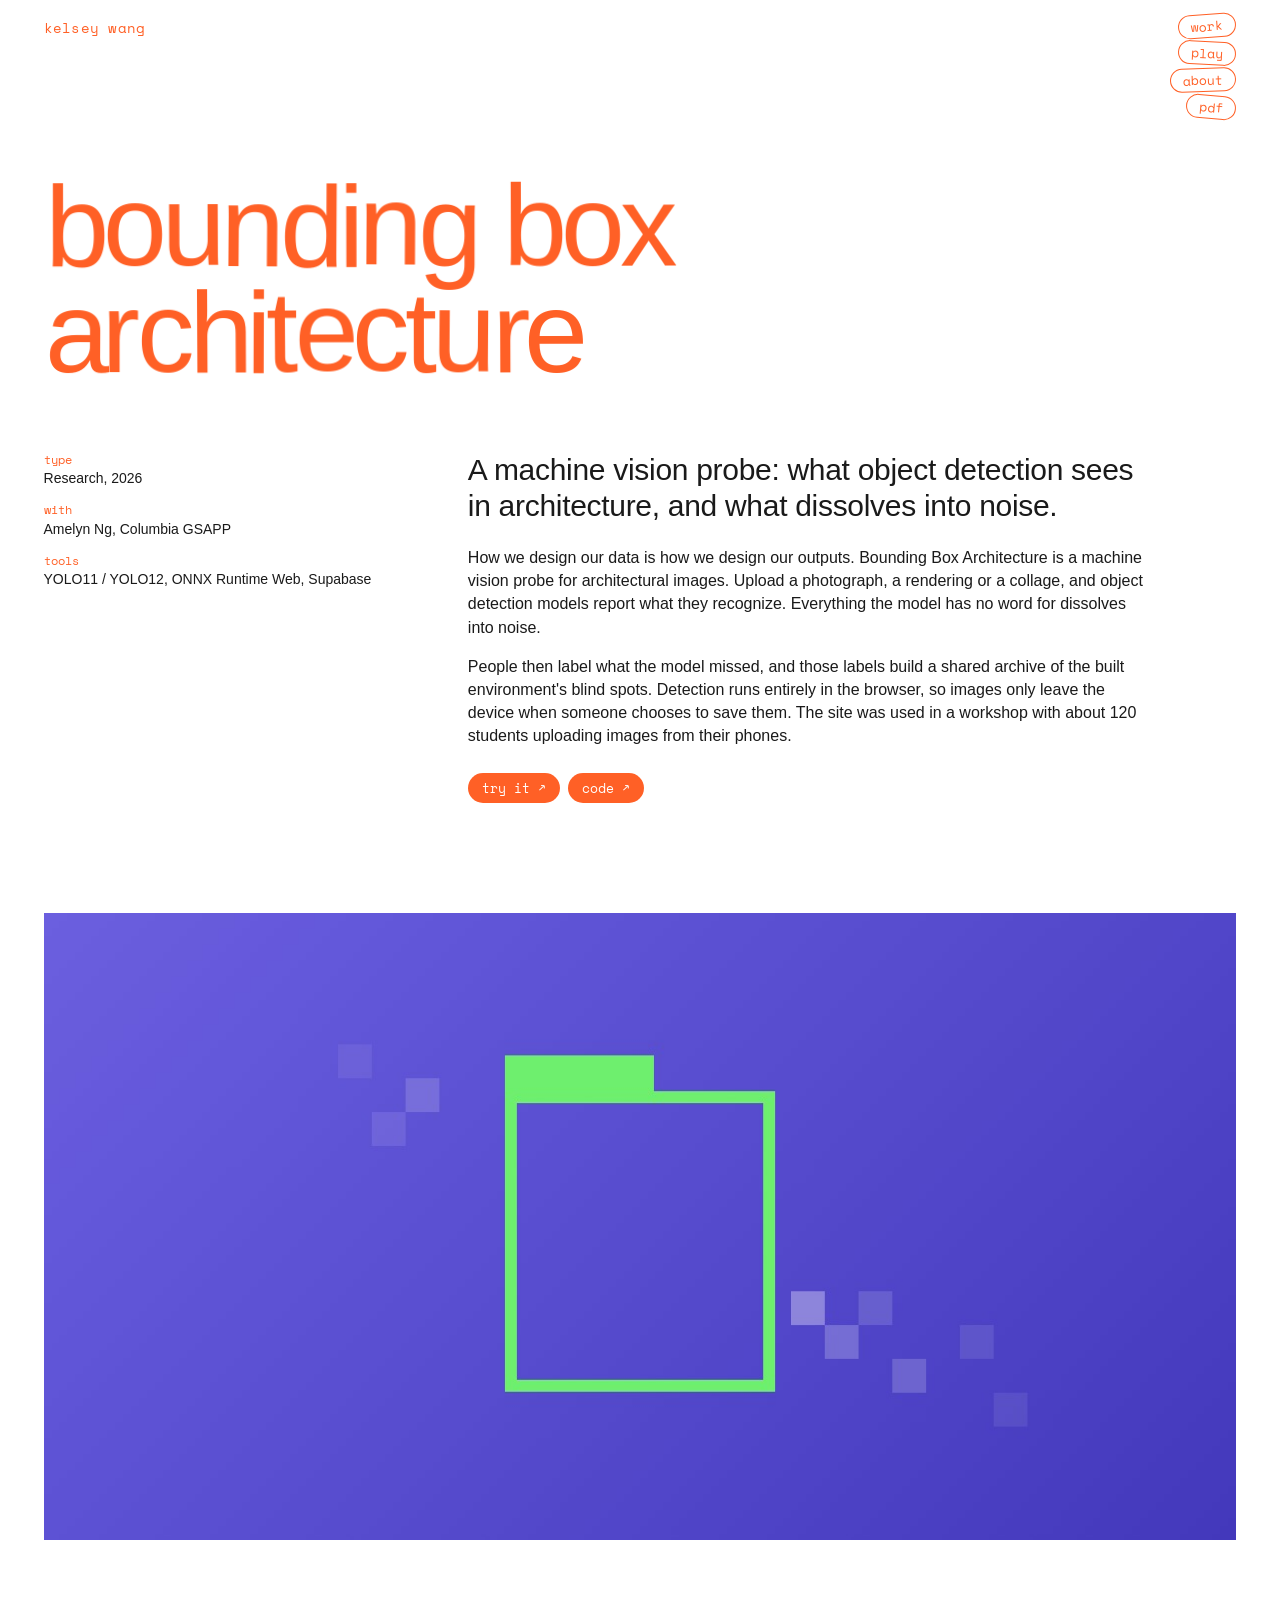
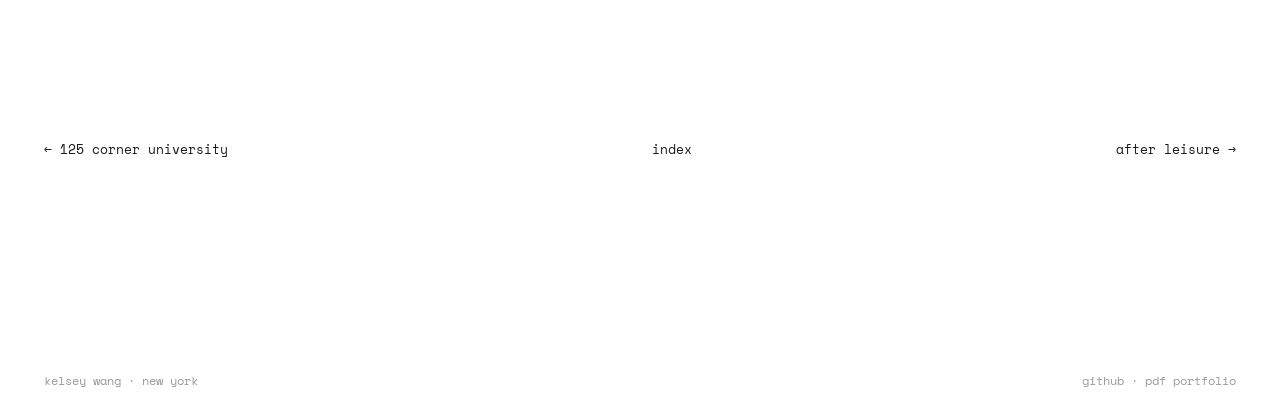
<file: work/bounding-box-architecture.html>
<!DOCTYPE html>
<html lang="en">
<head>
<meta charset="utf-8">
<meta name="viewport" content="width=device-width, initial-scale=1">
<title>BOUNDING BOX ARCHITECTURE · Kelsey Wang</title>
<meta name="description" content="A machine vision probe: what object detection sees in architecture, and what dissolves into noise.">
<meta property="og:title" content="BOUNDING BOX ARCHITECTURE · Kelsey Wang">
<meta property="og:description" content="A machine vision probe: what object detection sees in architecture, and what dissolves into noise.">
<link rel="icon" href="data:image/svg+xml,<svg xmlns='http://www.w3.org/2000/svg' viewBox='0 0 16 16'><rect x='2' y='2' width='12' height='12' fill='none' stroke='%23ff6026' stroke-width='2'/></svg>">
<link rel="preconnect" href="https://fonts.googleapis.com"><link rel="preconnect" href="https://fonts.gstatic.com" crossorigin>
<link href="https://fonts.googleapis.com/css2?family=Space+Mono:wght@400;700&display=swap" rel="stylesheet">
<link rel="stylesheet" href="../style.css">
</head>
<body class="proj">
<a class="logo" href="../index.html" aria-label="Home"><span data-scatter>kelsey wang</span></a>
<nav class="tags" aria-label="Main"><a href="../index.html" style="--r:-4deg">work</a><a href="../index.html#play" style="--r:3deg">play</a><a href="../about.html" style="--r:-2deg">about</a><a href="../book/" style="--r:5deg">pdf</a></nav>
<main class="project">
<div class="phead">
  <h1 class="ptitle" data-scatter data-explode>bounding box architecture</h1>
  <div class="cols"><dl><dt>type</dt><dd>Research, 2026</dd><dt>with</dt><dd>Amelyn Ng, Columbia GSAPP</dd><dt>tools</dt><dd>YOLO11 / YOLO12, ONNX Runtime Web, Supabase</dd></dl><div class="body"><p class="sum">A machine vision probe: what object detection sees in architecture, and what dissolves into noise.</p><p>How we design our data is how we design our outputs. Bounding Box Architecture is a machine vision probe for architectural images. Upload a photograph, a rendering or a collage, and object detection models report what they recognize. Everything the model has no word for dissolves into noise.</p><p>People then label what the model missed, and those labels build a shared archive of the built environment&#x27;s blind spots. Detection runs entirely in the browser, so images only leave the device when someone chooses to save them. The site was used in a workshop with about 120 students uploading images from their phones.</p><div class="ctas"><a class="cta" href="https://boundingboxarchitecture.site/" target="_blank" rel="noopener">try it ↗</a><a class="cta" href="https://github.com/kelseydoubleu/bounding-box-architecture" target="_blank" rel="noopener">code ↗</a></div></div></div>
</div>
<div class="hero-img"><img src="../img/bb-og.jpg" alt="BOUNDING BOX ARCHITECTURE"></div>

<nav class="pn"><a href="125-corner-university.html">← 125 corner university</a><a href="../index.html">index</a><a href="after-leisure.html">after leisure →</a></nav>
</main>
<footer><span>kelsey wang · new york</span><span><a href="https://github.com/kelseydoubleu">github</a> · <a href="../book/">pdf portfolio</a></span></footer>
<div class="lb" id="lb" hidden><img alt=""><button aria-label="Close">×</button></div>
<script src="../fun.js"></script>
</body>
</html>
</file>
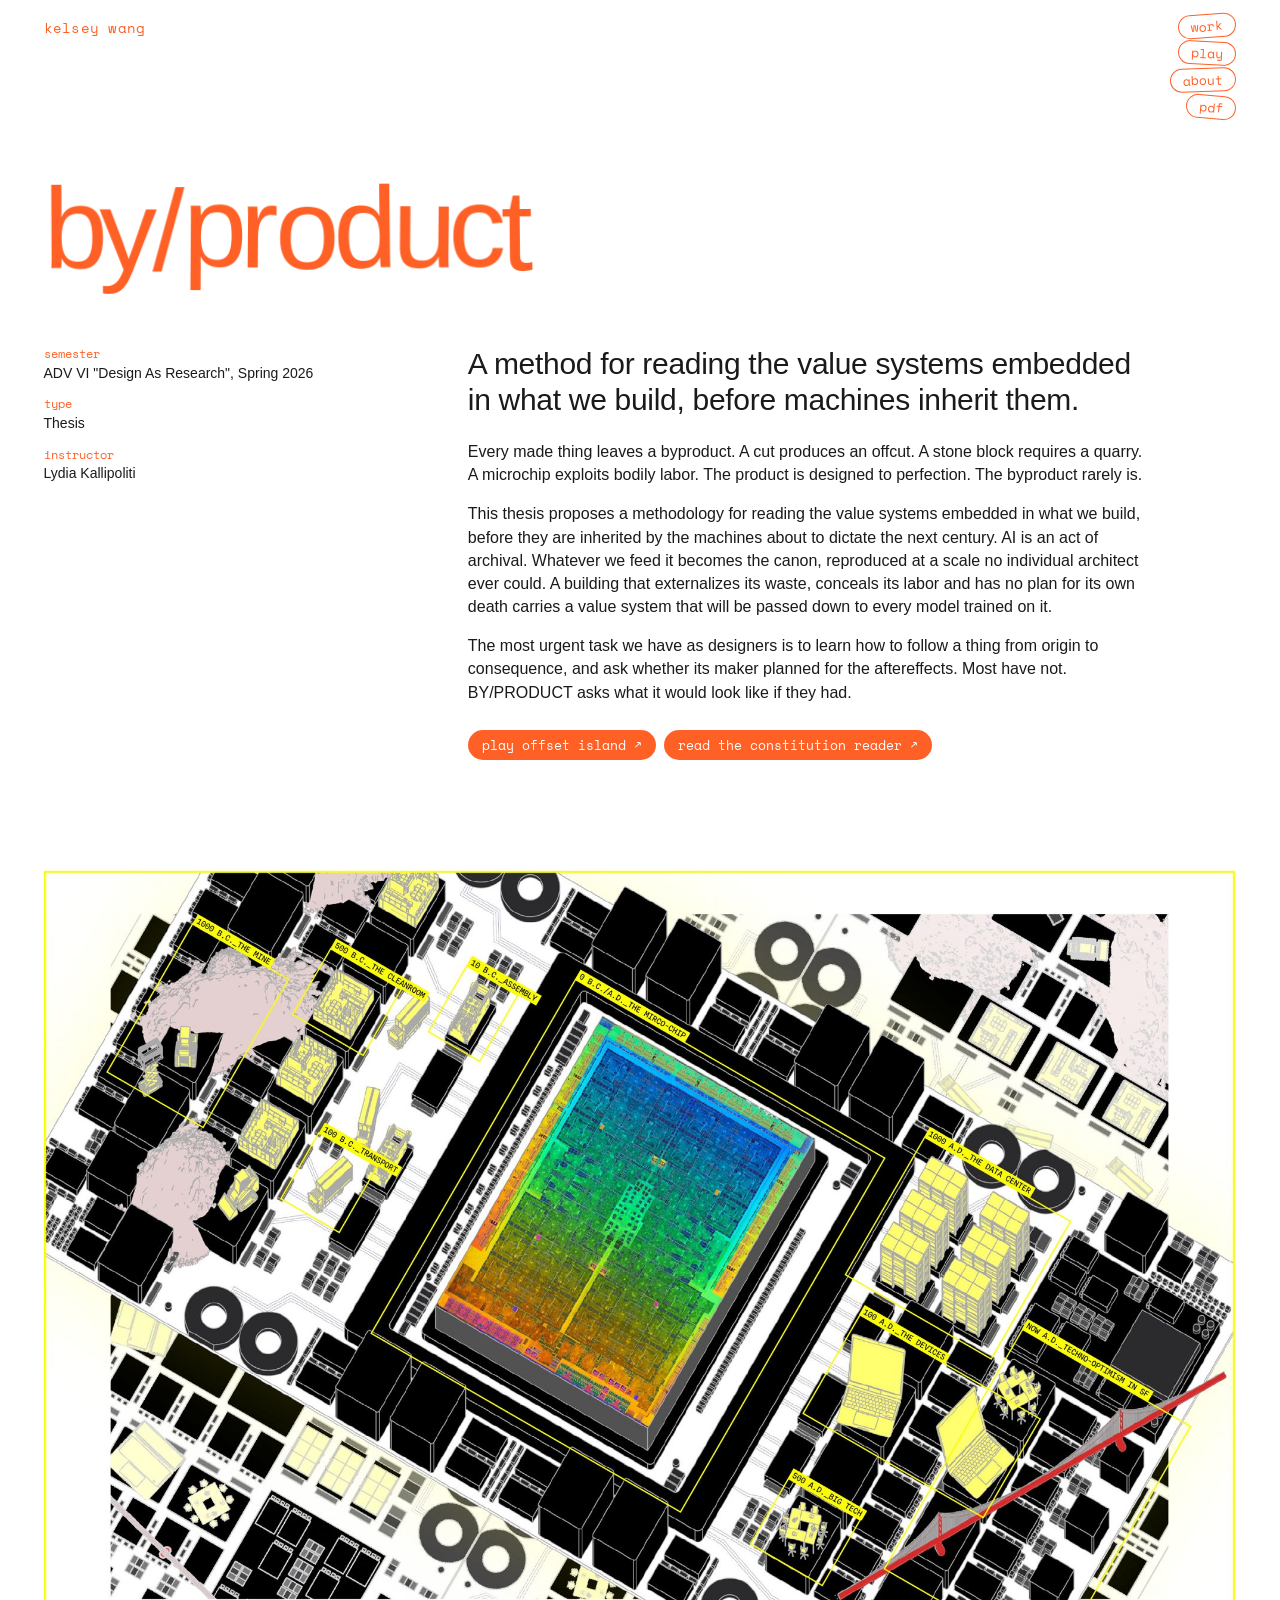
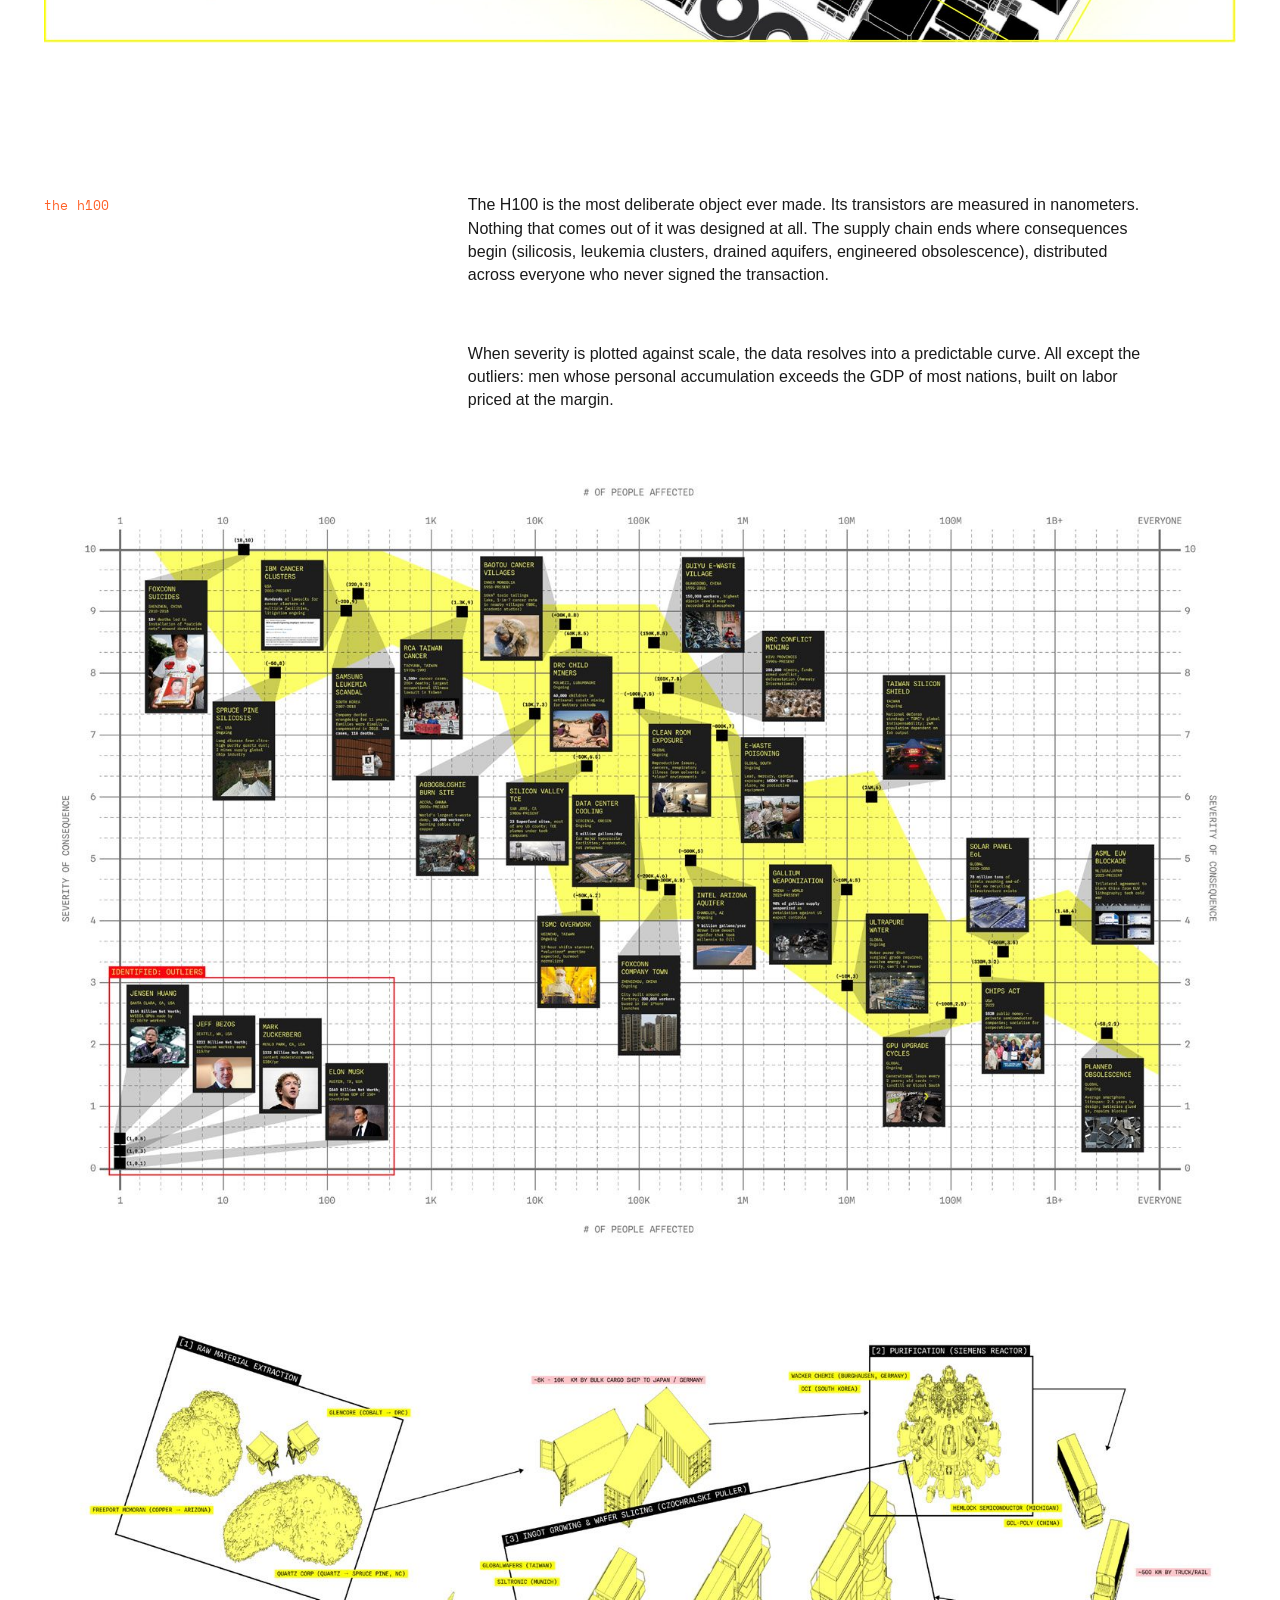
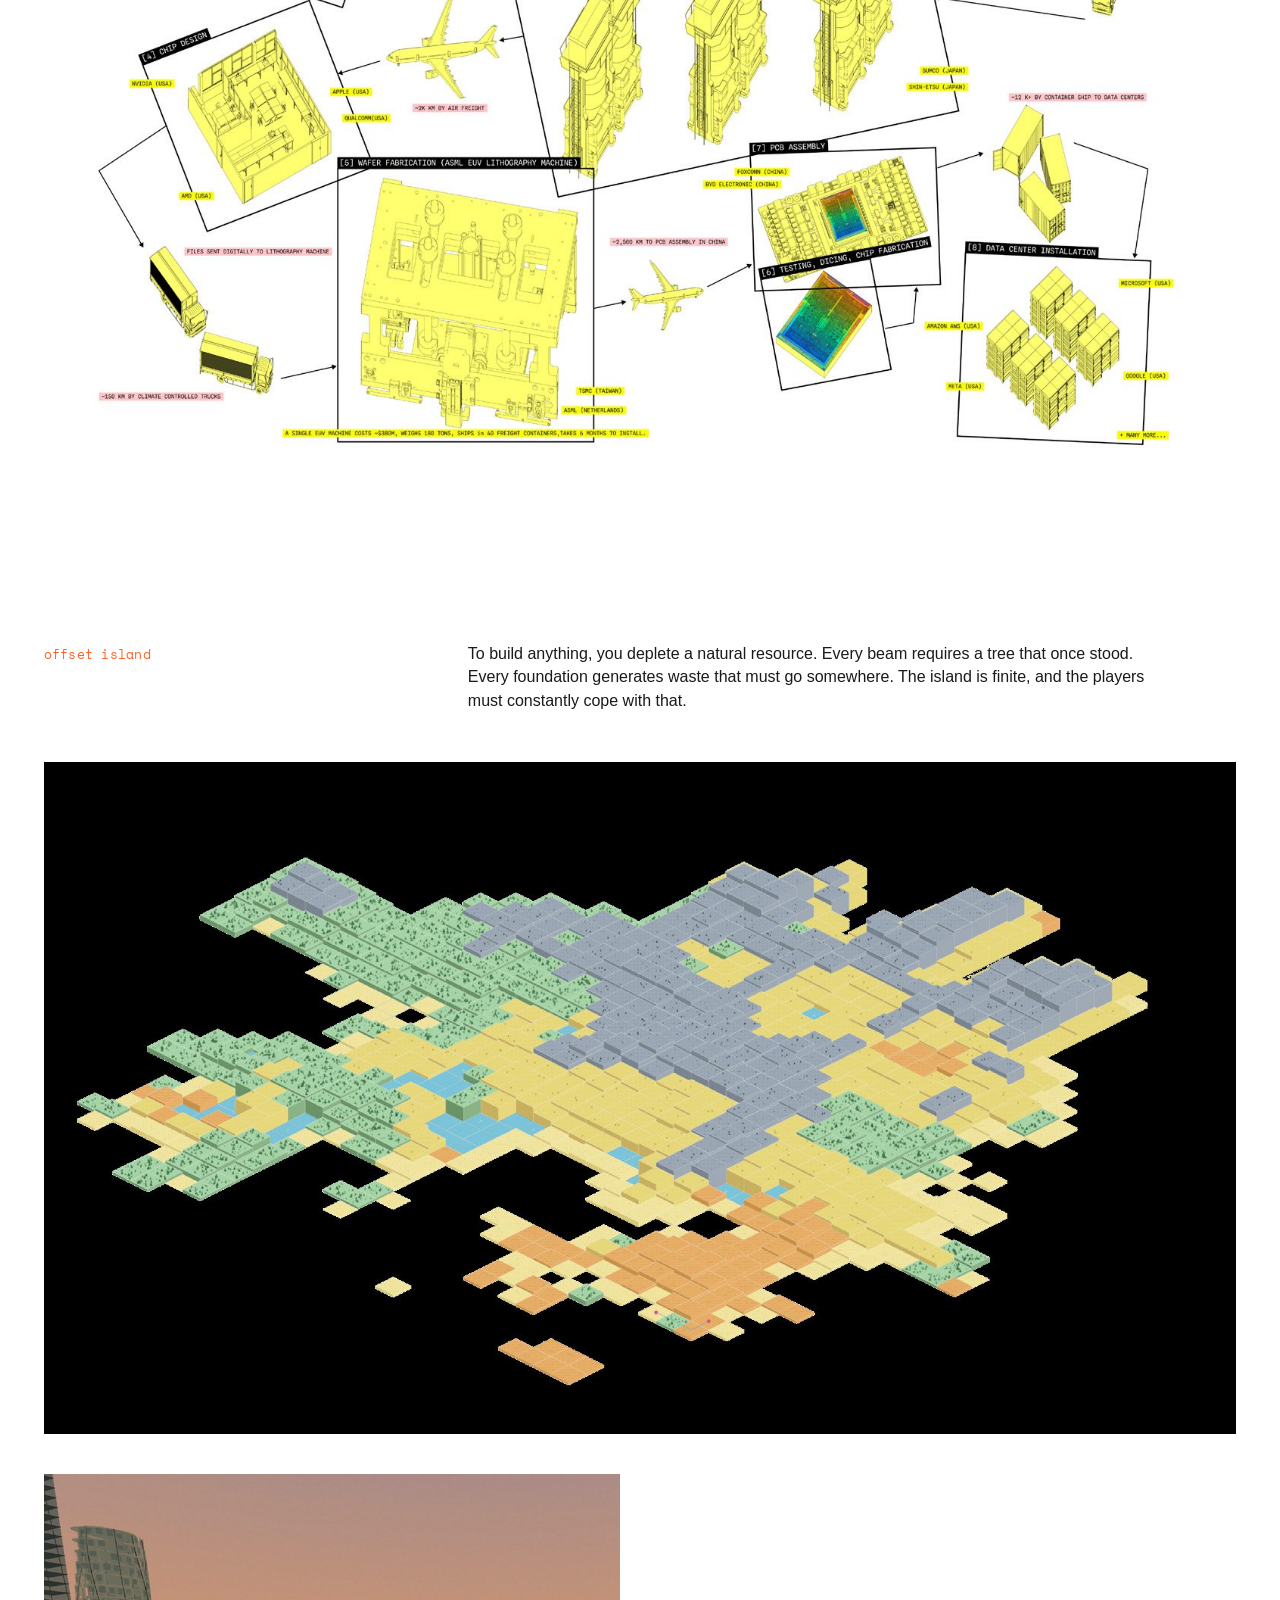
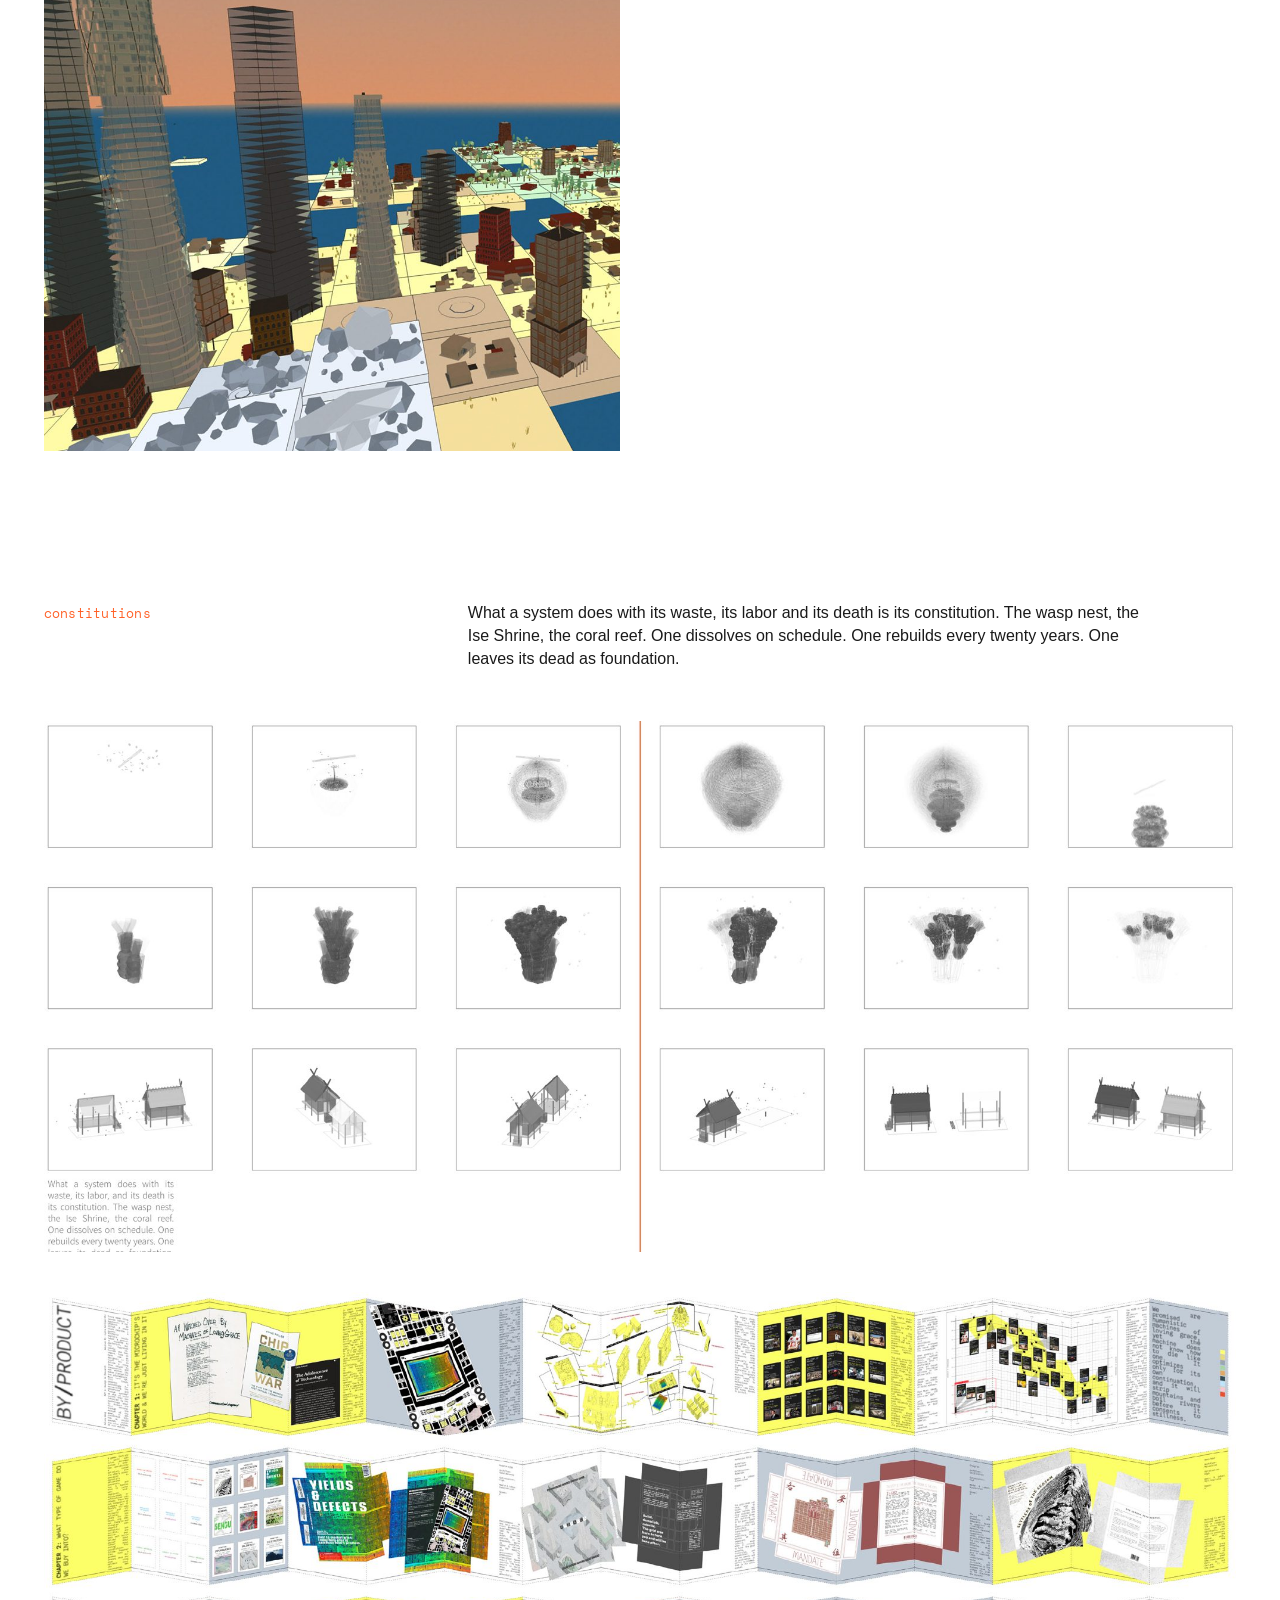
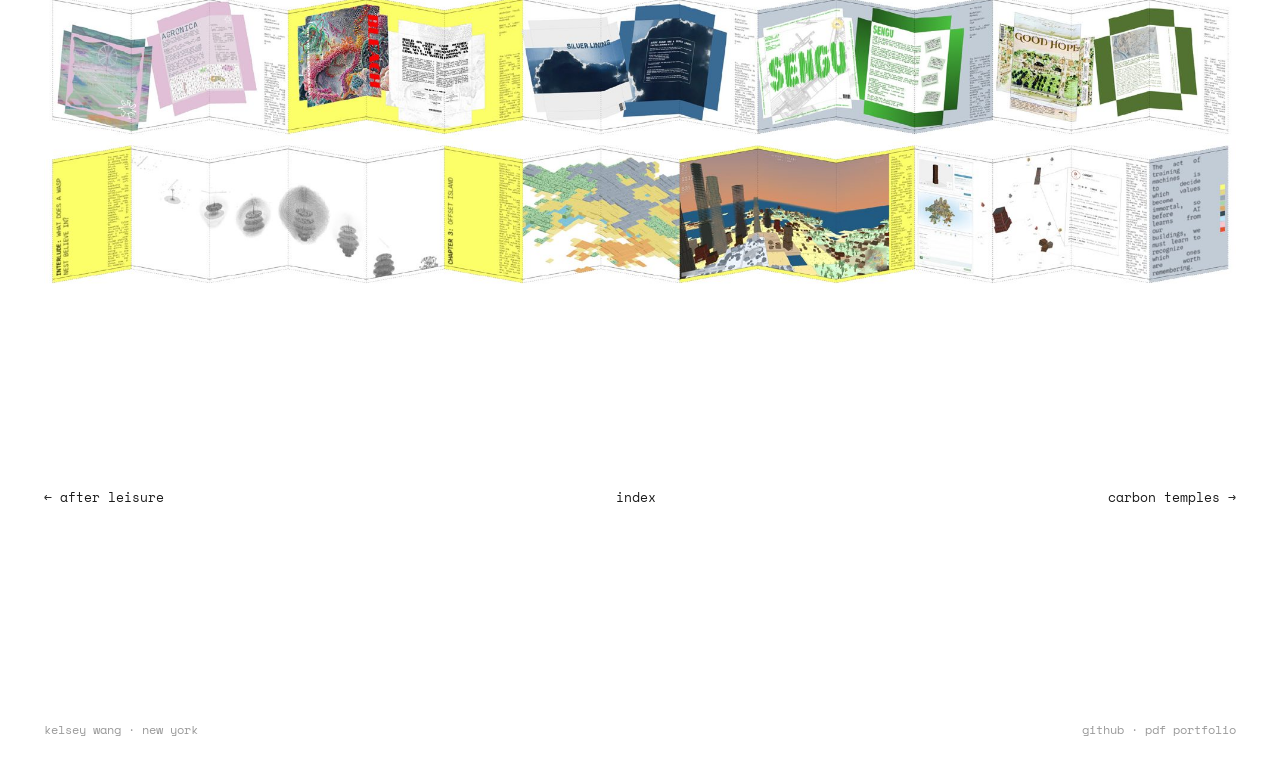
<file: work/by-product.html>
<!DOCTYPE html>
<html lang="en">
<head>
<meta charset="utf-8">
<meta name="viewport" content="width=device-width, initial-scale=1">
<title>BY/PRODUCT · Kelsey Wang</title>
<meta name="description" content="A method for reading the value systems embedded in what we build, before machines inherit them.">
<meta property="og:title" content="BY/PRODUCT · Kelsey Wang">
<meta property="og:description" content="A method for reading the value systems embedded in what we build, before machines inherit them.">
<link rel="icon" href="data:image/svg+xml,<svg xmlns='http://www.w3.org/2000/svg' viewBox='0 0 16 16'><rect x='2' y='2' width='12' height='12' fill='none' stroke='%23ff6026' stroke-width='2'/></svg>">
<link rel="preconnect" href="https://fonts.googleapis.com"><link rel="preconnect" href="https://fonts.gstatic.com" crossorigin>
<link href="https://fonts.googleapis.com/css2?family=Space+Mono:wght@400;700&display=swap" rel="stylesheet">
<link rel="stylesheet" href="../style.css">
</head>
<body class="proj">
<a class="logo" href="../index.html" aria-label="Home"><span data-scatter>kelsey wang</span></a>
<nav class="tags" aria-label="Main"><a href="../index.html" style="--r:-4deg">work</a><a href="../index.html#play" style="--r:3deg">play</a><a href="../about.html" style="--r:-2deg">about</a><a href="../book/" style="--r:5deg">pdf</a></nav>
<main class="project">
<div class="phead">
  <h1 class="ptitle" data-scatter data-explode>by/product</h1>
  <div class="cols"><dl><dt>semester</dt><dd>ADV VI &quot;Design As Research&quot;, Spring 2026</dd><dt>type</dt><dd>Thesis</dd><dt>instructor</dt><dd>Lydia Kallipoliti</dd></dl><div class="body"><p class="sum">A method for reading the value systems embedded in what we build, before machines inherit them.</p><p>Every made thing leaves a byproduct. A cut produces an offcut. A stone block requires a quarry. A microchip exploits bodily labor. The product is designed to perfection. The byproduct rarely is.</p><p>This thesis proposes a methodology for reading the value systems embedded in what we build, before they are inherited by the machines about to dictate the next century. AI is an act of archival. Whatever we feed it becomes the canon, reproduced at a scale no individual architect ever could. A building that externalizes its waste, conceals its labor and has no plan for its own death carries a value system that will be passed down to every model trained on it.</p><p>The most urgent task we have as designers is to learn how to follow a thing from origin to consequence, and ask whether its maker planned for the aftereffects. Most have not. BY/PRODUCT asks what it would look like if they had.</p><div class="ctas"><a class="cta" href="https://offsetisland.space" target="_blank" rel="noopener">play offset island ↗</a><a class="cta" href="https://kelseydoubleu.github.io/constitutionreader/" target="_blank" rel="noopener">read the constitution reader ↗</a></div></div></div>
</div>
<div class="hero-img"><img src="../img/bp-site.jpg" alt="BY/PRODUCT"></div>
<section class="chapter"><div class=txt><h2 class="label">the h100</h2><p>The H100 is the most deliberate object ever made. Its transistors are measured in nanometers. Nothing that comes out of it was designed at all. The supply chain ends where consequences begin (silicosis, leukemia clusters, drained aquifers, engineered obsolescence), distributed across everyone who never signed the transaction.</p><p>When severity is plotted against scale, the data resolves into a predictable curve. All except the outliers: men whose personal accumulation exceeds the GDP of most nations, built on labor priced at the margin.</p></div><div class="figs"><figure class="f wide" style="--d:0ms"><img src="../img/bp-curve.jpg" width="1575" height="1050" alt="" loading="lazy"></figure><figure class="f wide" style="--d:70ms"><img src="../img/bp-chain.jpg" width="1575" height="1050" alt="" loading="lazy"></figure></div></section><section class="chapter"><div class=txt><h2 class="label">offset island</h2><p>To build anything, you deplete a natural resource. Every beam requires a tree that once stood. Every foundation generates waste that must go somewhere. The island is finite, and the players must constantly cope with that.</p></div><div class="figs"><figure class="f wide" style="--d:0ms"><img src="../img/bp-island.jpg" width="1736" height="978" alt="" loading="lazy"></figure><figure class="f" style="--d:70ms"><img src="../img/bp-island-3d.jpg" width="990" height="991" alt="" loading="lazy"></figure></div></section><section class="chapter"><div class=txt><h2 class="label">constitutions</h2><p>What a system does with its waste, its labor and its death is its constitution. The wasp nest, the Ise Shrine, the coral reef. One dissolves on schedule. One rebuilds every twenty years. One leaves its dead as foundation.</p></div><div class="figs"><figure class="f wide" style="--d:0ms"><img src="../img/bp-constitution.jpg" width="2000" height="891" alt="" loading="lazy"></figure><figure class="f wide" style="--d:70ms"><img src="../img/bp-book.jpg" width="2000" height="1000" alt="" loading="lazy"></figure></div></section>
<nav class="pn"><a href="after-leisure.html">← after leisure</a><a href="../index.html">index</a><a href="carbon-temples.html">carbon temples →</a></nav>
</main>
<footer><span>kelsey wang · new york</span><span><a href="https://github.com/kelseydoubleu">github</a> · <a href="../book/">pdf portfolio</a></span></footer>
<div class="lb" id="lb" hidden><img alt=""><button aria-label="Close">×</button></div>
<script src="../fun.js"></script>
</body>
</html>
</file>
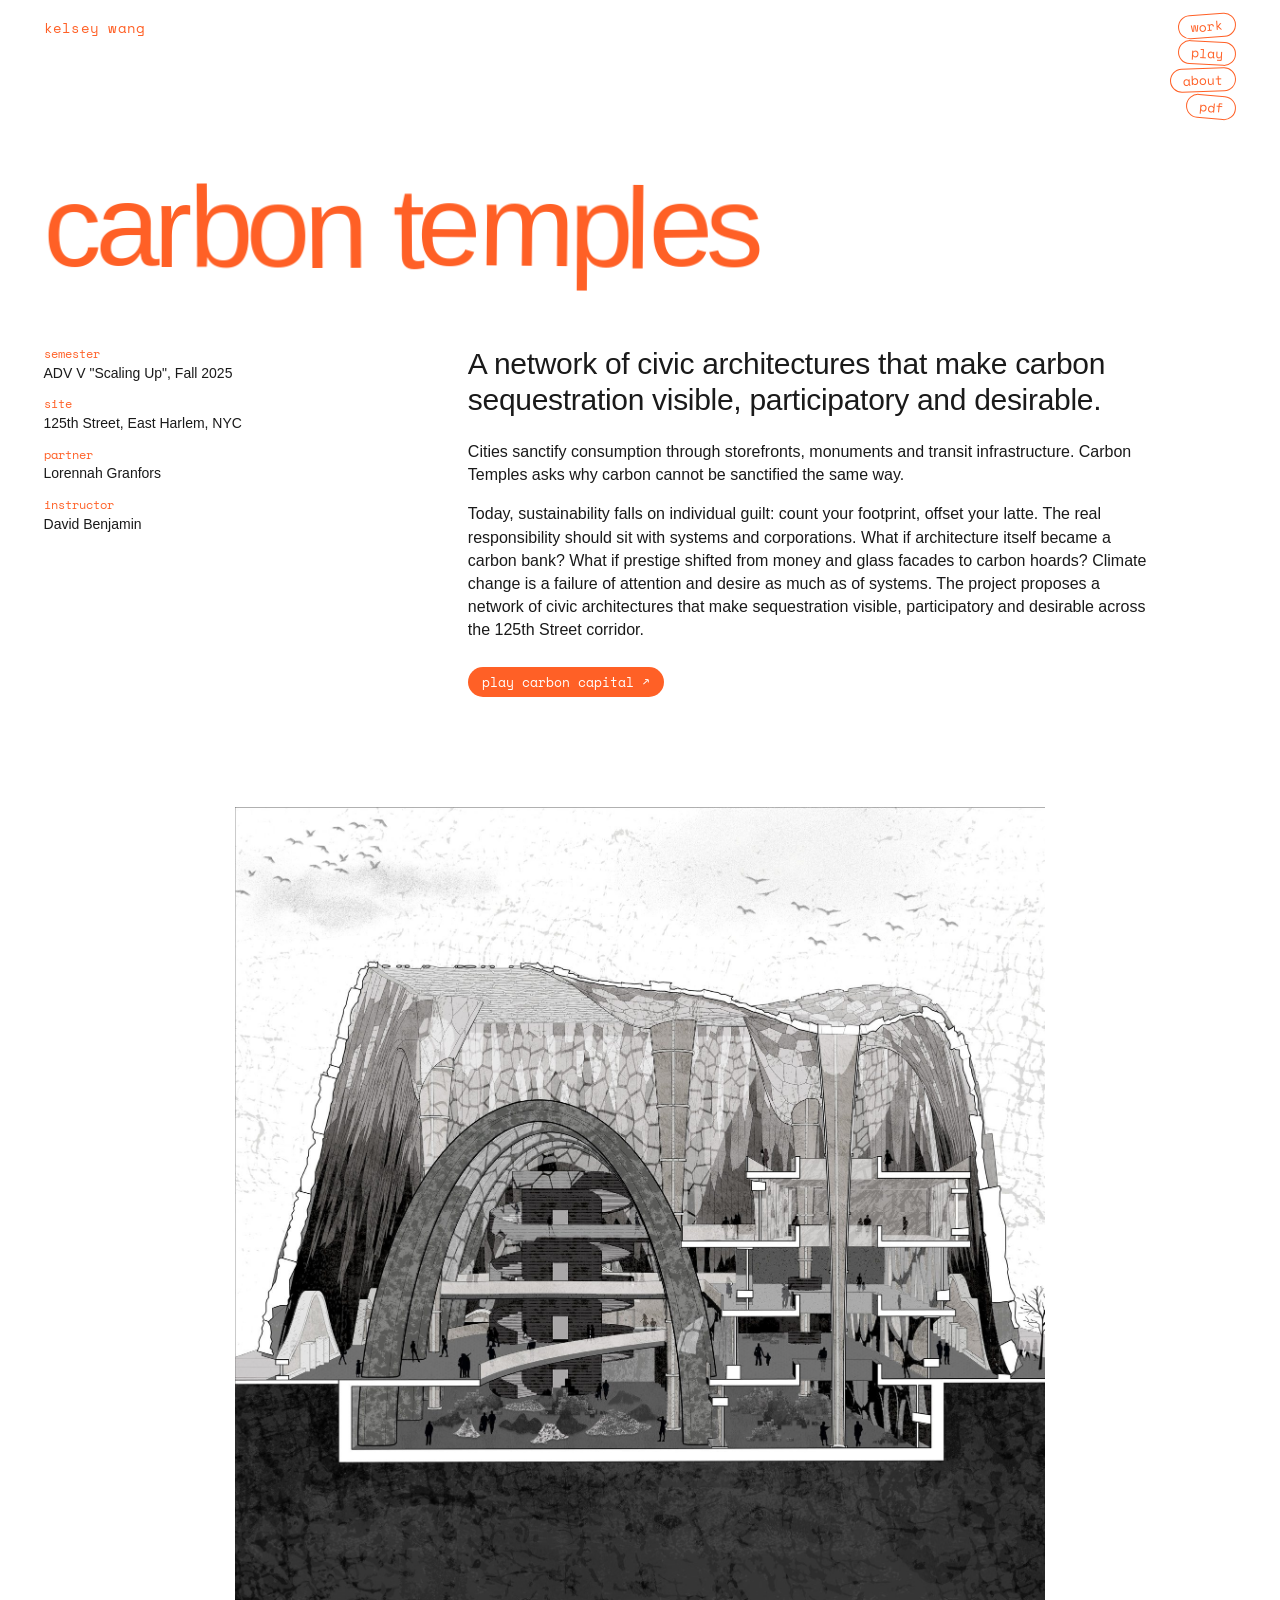
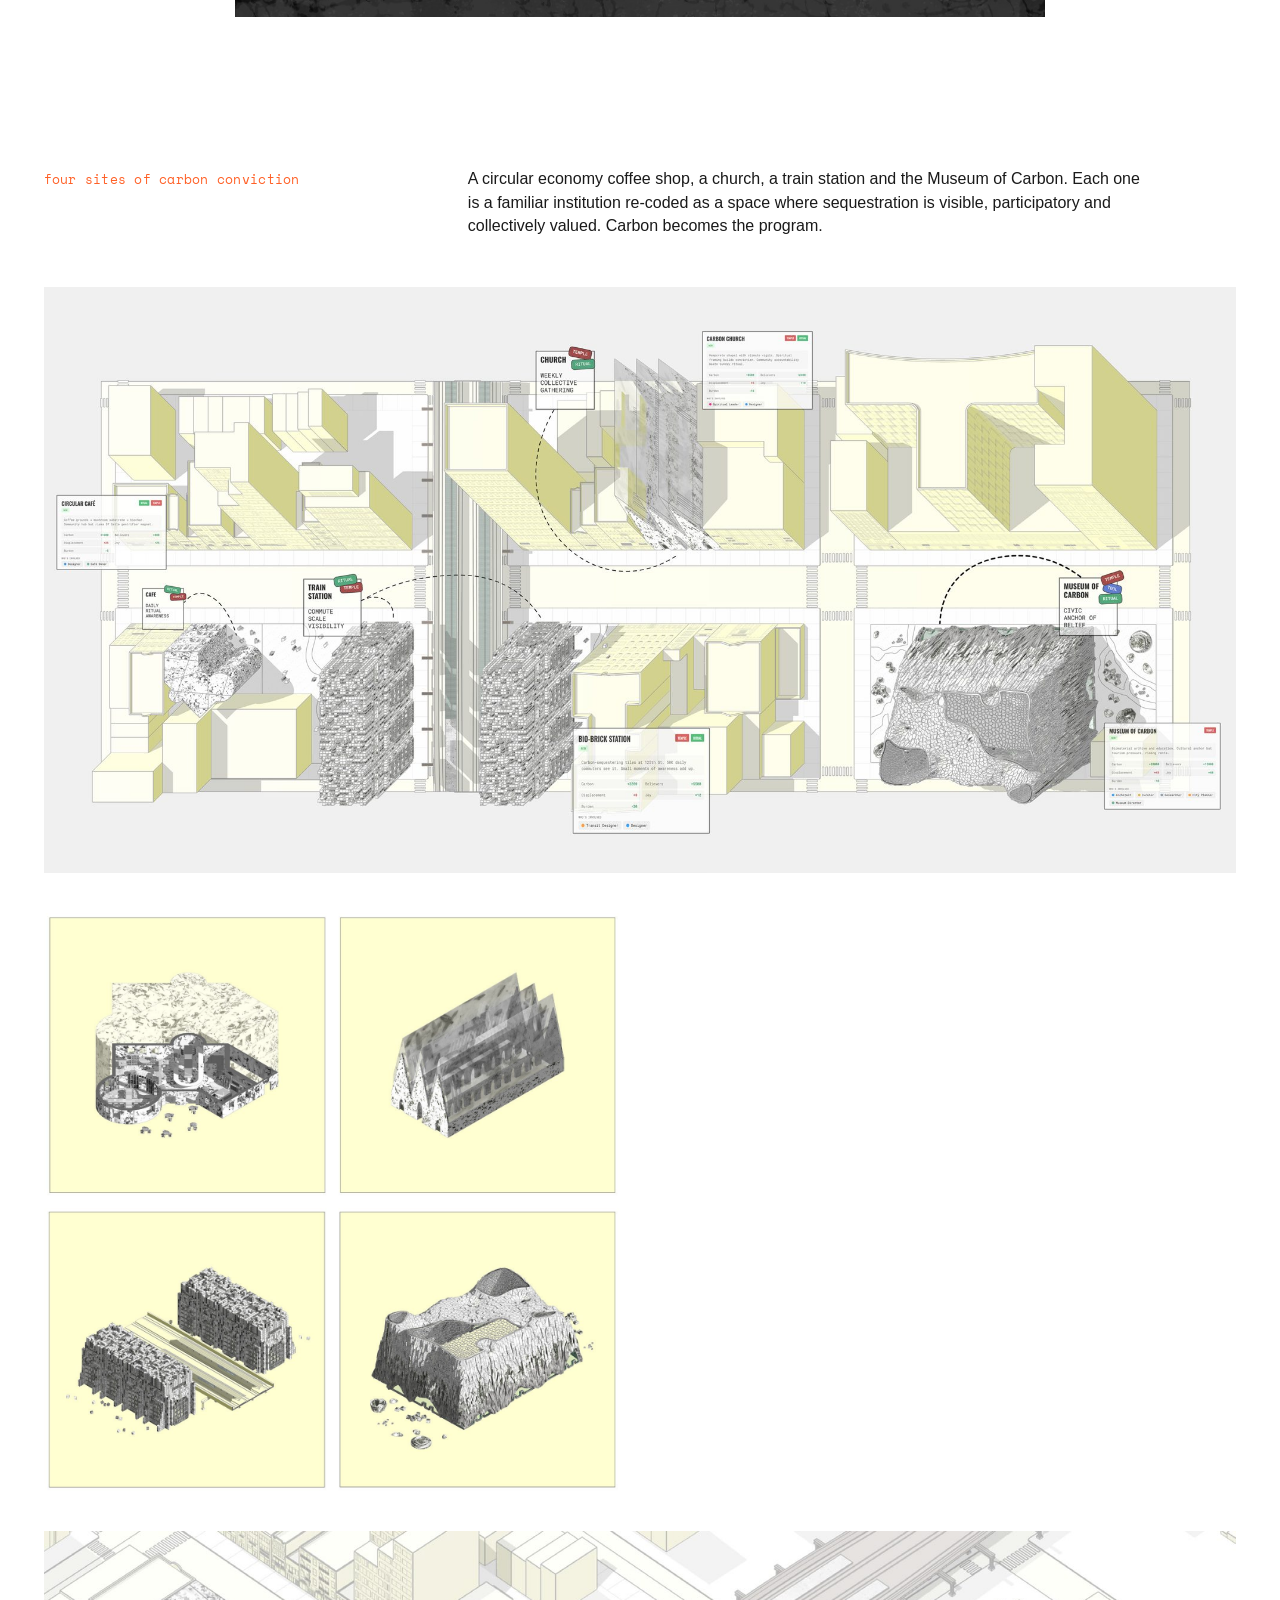
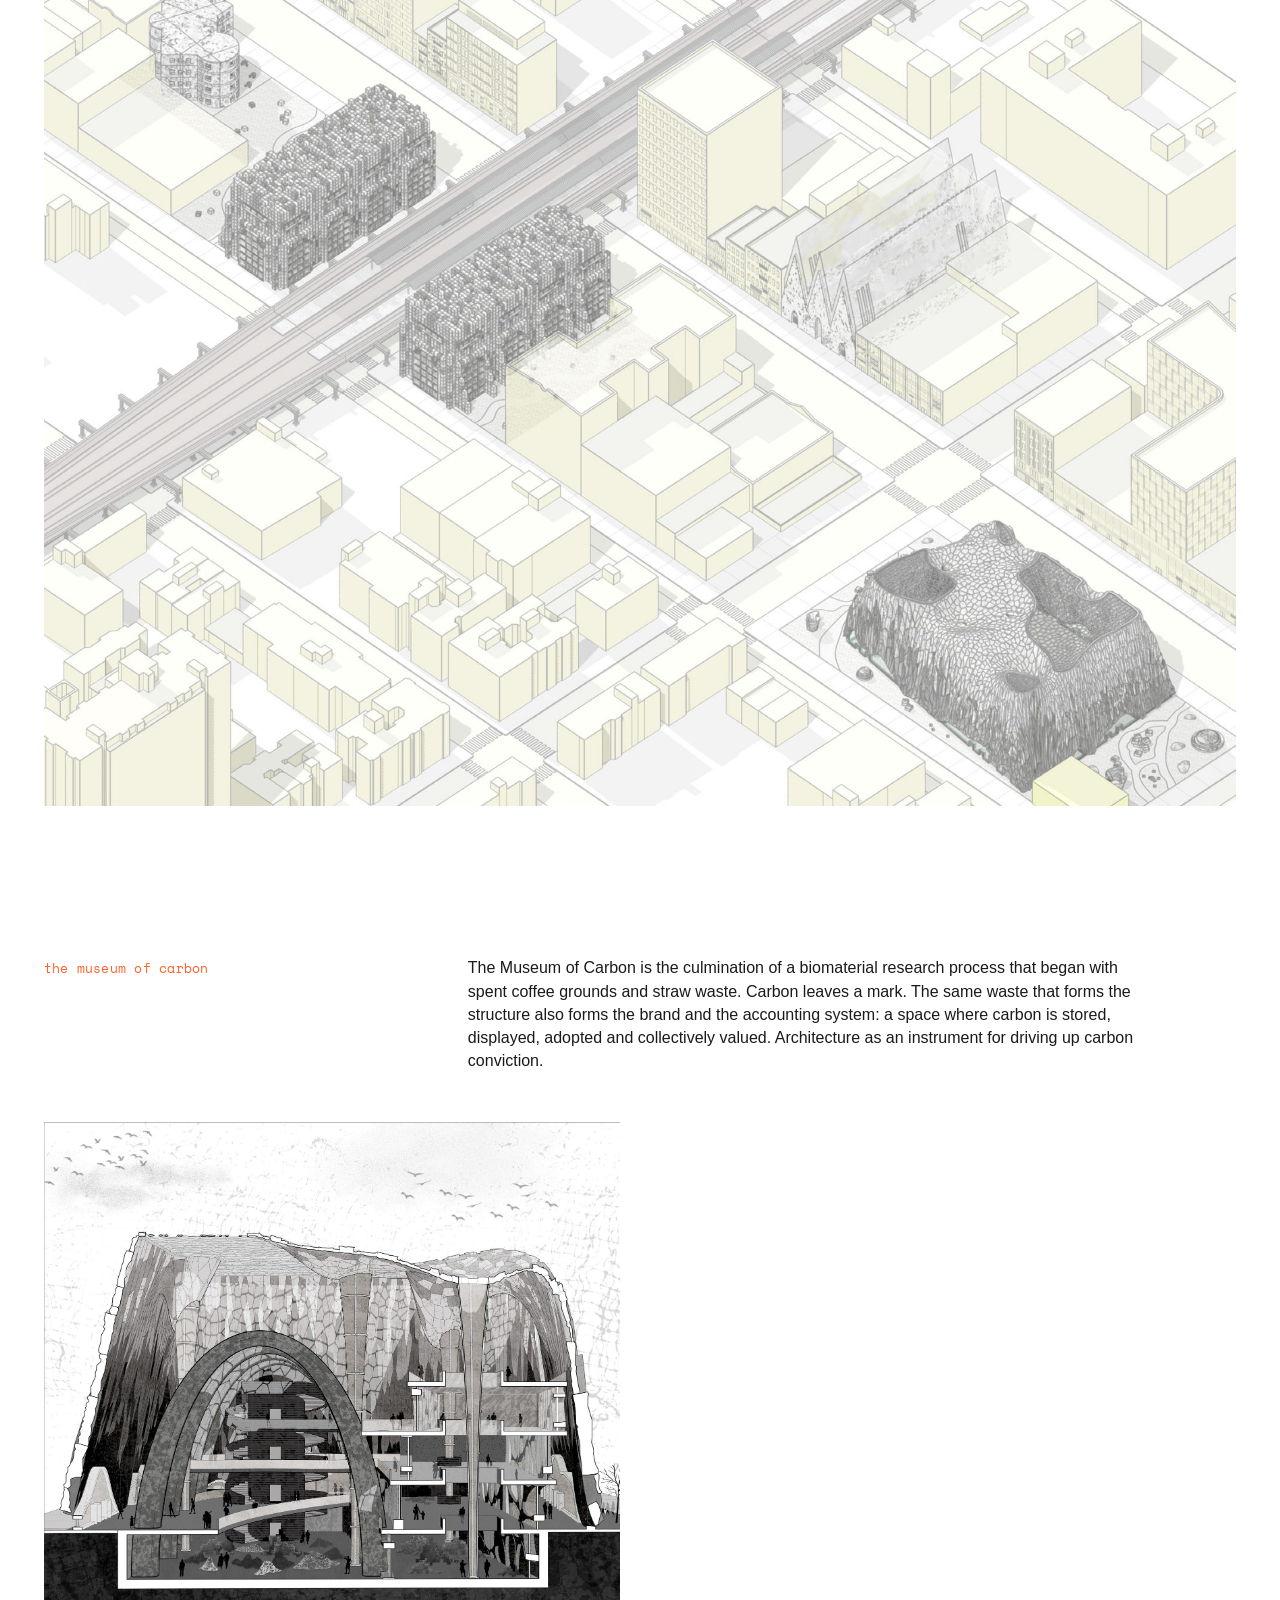
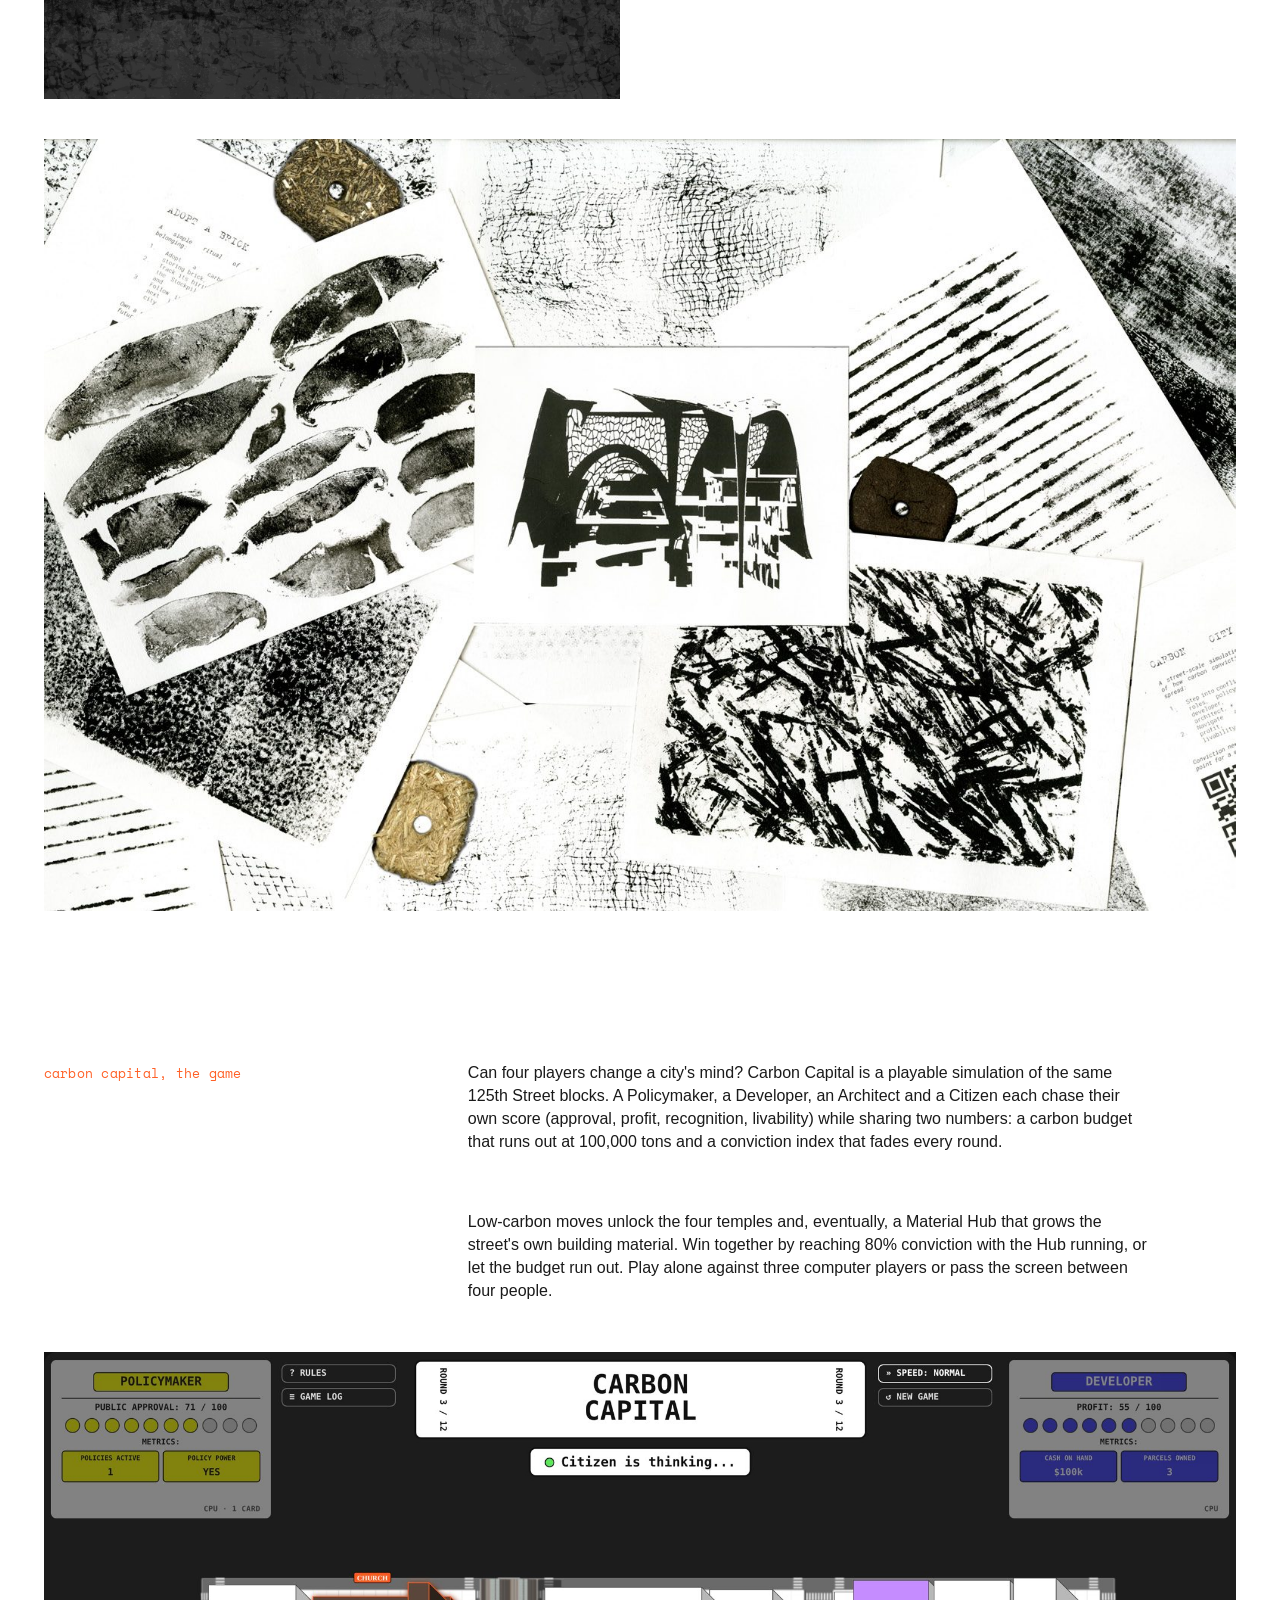
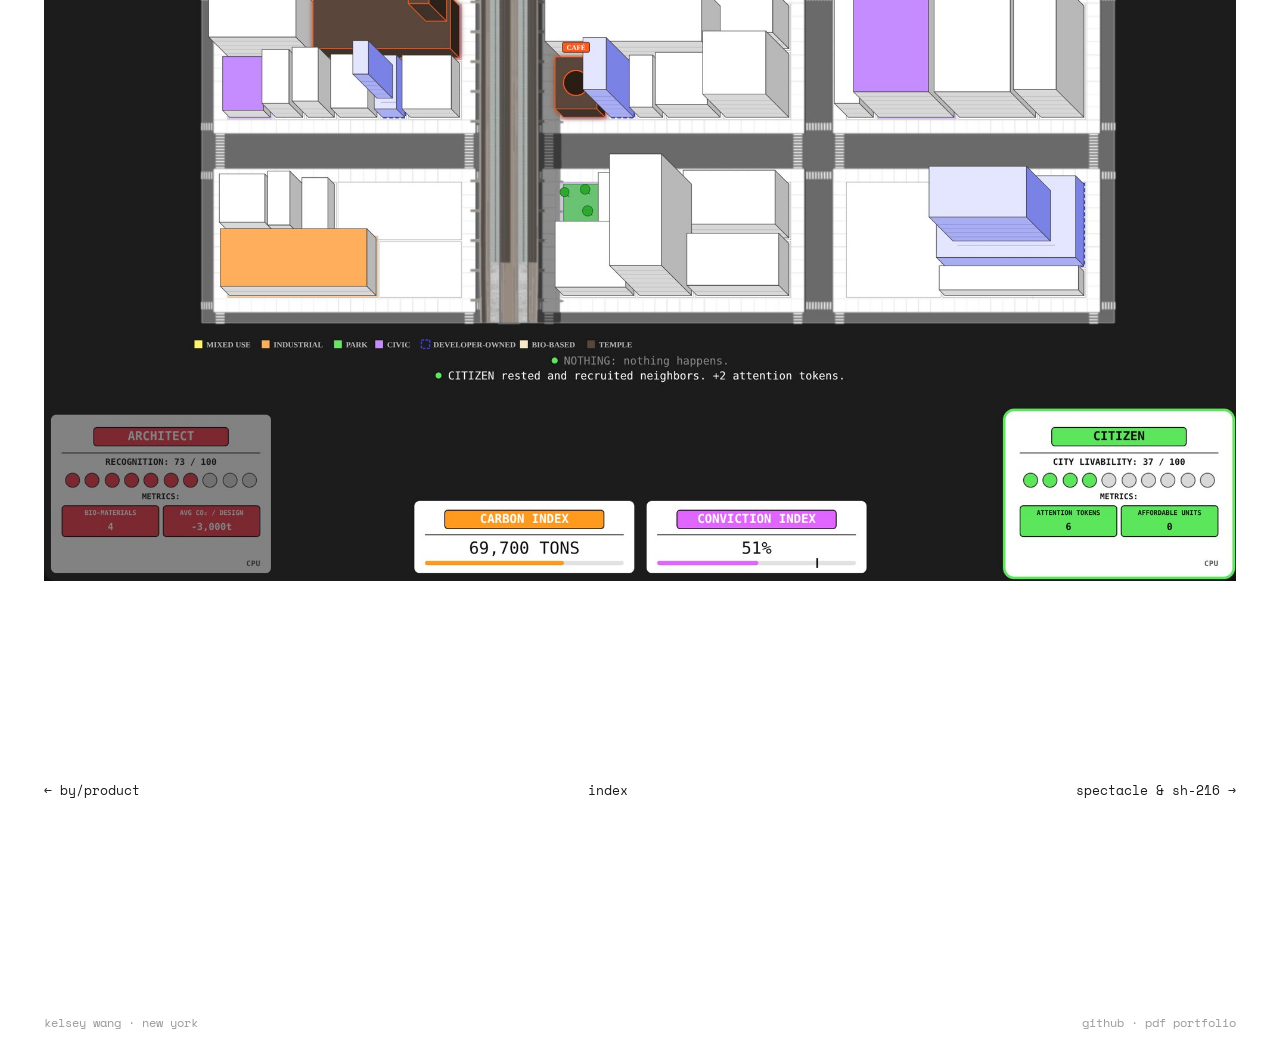
<file: work/carbon-temples.html>
<!DOCTYPE html>
<html lang="en">
<head>
<meta charset="utf-8">
<meta name="viewport" content="width=device-width, initial-scale=1">
<title>CARBON TEMPLES · Kelsey Wang</title>
<meta name="description" content="A network of civic architectures that make carbon sequestration visible, participatory and desirable.">
<meta property="og:title" content="CARBON TEMPLES · Kelsey Wang">
<meta property="og:description" content="A network of civic architectures that make carbon sequestration visible, participatory and desirable.">
<link rel="icon" href="data:image/svg+xml,<svg xmlns='http://www.w3.org/2000/svg' viewBox='0 0 16 16'><rect x='2' y='2' width='12' height='12' fill='none' stroke='%23ff6026' stroke-width='2'/></svg>">
<link rel="preconnect" href="https://fonts.googleapis.com"><link rel="preconnect" href="https://fonts.gstatic.com" crossorigin>
<link href="https://fonts.googleapis.com/css2?family=Space+Mono:wght@400;700&display=swap" rel="stylesheet">
<link rel="stylesheet" href="../style.css">
</head>
<body class="proj">
<a class="logo" href="../index.html" aria-label="Home"><span data-scatter>kelsey wang</span></a>
<nav class="tags" aria-label="Main"><a href="../index.html" style="--r:-4deg">work</a><a href="../index.html#play" style="--r:3deg">play</a><a href="../about.html" style="--r:-2deg">about</a><a href="../book/" style="--r:5deg">pdf</a></nav>
<main class="project">
<div class="phead">
  <h1 class="ptitle" data-scatter data-explode>carbon temples</h1>
  <div class="cols"><dl><dt>semester</dt><dd>ADV V &quot;Scaling Up&quot;, Fall 2025</dd><dt>site</dt><dd>125th Street, East Harlem, NYC</dd><dt>partner</dt><dd>Lorennah Granfors</dd><dt>instructor</dt><dd>David Benjamin</dd></dl><div class="body"><p class="sum">A network of civic architectures that make carbon sequestration visible, participatory and desirable.</p><p>Cities sanctify consumption through storefronts, monuments and transit infrastructure. Carbon Temples asks why carbon cannot be sanctified the same way.</p><p>Today, sustainability falls on individual guilt: count your footprint, offset your latte. The real responsibility should sit with systems and corporations. What if architecture itself became a carbon bank? What if prestige shifted from money and glass facades to carbon hoards? Climate change is a failure of attention and desire as much as of systems. The project proposes a network of civic architectures that make sequestration visible, participatory and desirable across the 125th Street corridor.</p><div class="ctas"><a class="cta" href="https://kelseydoubleu.github.io/CarbonCapital/" target="_blank" rel="noopener">play carbon capital ↗</a></div></div></div>
</div>
<div class="hero-img"><img src="../img/ct-section.jpg" alt="CARBON TEMPLES"></div>
<section class="chapter"><div class=txt><h2 class="label">four sites of carbon conviction</h2><p>A circular economy coffee shop, a church, a train station and the Museum of Carbon. Each one is a familiar institution re-coded as a space where sequestration is visible, participatory and collectively valued. Carbon becomes the program.</p></div><div class="figs"><figure class="f wide" style="--d:0ms"><img src="../img/ct-network.jpg" width="2000" height="983" alt="" loading="lazy"></figure><figure class="f" style="--d:70ms"><img src="../img/ct-temples.jpg" width="1470" height="1474" alt="" loading="lazy"></figure><figure class="f wide" style="--d:140ms"><img src="../img/ct-axon.jpg" width="2000" height="1467" alt="" loading="lazy"></figure></div></section><section class="chapter"><div class=txt><h2 class="label">the museum of carbon</h2><p>The Museum of Carbon is the culmination of a biomaterial research process that began with spent coffee grounds and straw waste. Carbon leaves a mark. The same waste that forms the structure also forms the brand and the accounting system: a space where carbon is stored, displayed, adopted and collectively valued. Architecture as an instrument for driving up carbon conviction.</p></div><div class="figs"><figure class="f" style="--d:0ms"><img src="../img/ct-section.jpg" width="1707" height="1707" alt="" loading="lazy"></figure><figure class="f wide" style="--d:70ms"><img src="../img/ct-material.jpg" width="1576" height="1020" alt="" loading="lazy"></figure></div></section><section class="chapter"><div class=txt><h2 class="label">carbon capital, the game</h2><p>Can four players change a city&#x27;s mind? Carbon Capital is a playable simulation of the same 125th Street blocks. A Policymaker, a Developer, an Architect and a Citizen each chase their own score (approval, profit, recognition, livability) while sharing two numbers: a carbon budget that runs out at 100,000 tons and a conviction index that fades every round.</p><p>Low-carbon moves unlock the four temples and, eventually, a Material Hub that grows the street&#x27;s own building material. Win together by reaching 80% conviction with the Hub running, or let the budget run out. Play alone against three computer players or pass the screen between four people.</p></div><div class="figs"><figure class="f wide" style="--d:0ms"><img src="../img/cc-game.jpg" width="2000" height="1390" alt="" loading="lazy"></figure></div></section>
<nav class="pn"><a href="by-product.html">← by/product</a><a href="../index.html">index</a><a href="spectacle-sh-216.html">spectacle &amp; sh-216 →</a></nav>
</main>
<footer><span>kelsey wang · new york</span><span><a href="https://github.com/kelseydoubleu">github</a> · <a href="../book/">pdf portfolio</a></span></footer>
<div class="lb" id="lb" hidden><img alt=""><button aria-label="Close">×</button></div>
<script src="../fun.js"></script>
</body>
</html>
</file>
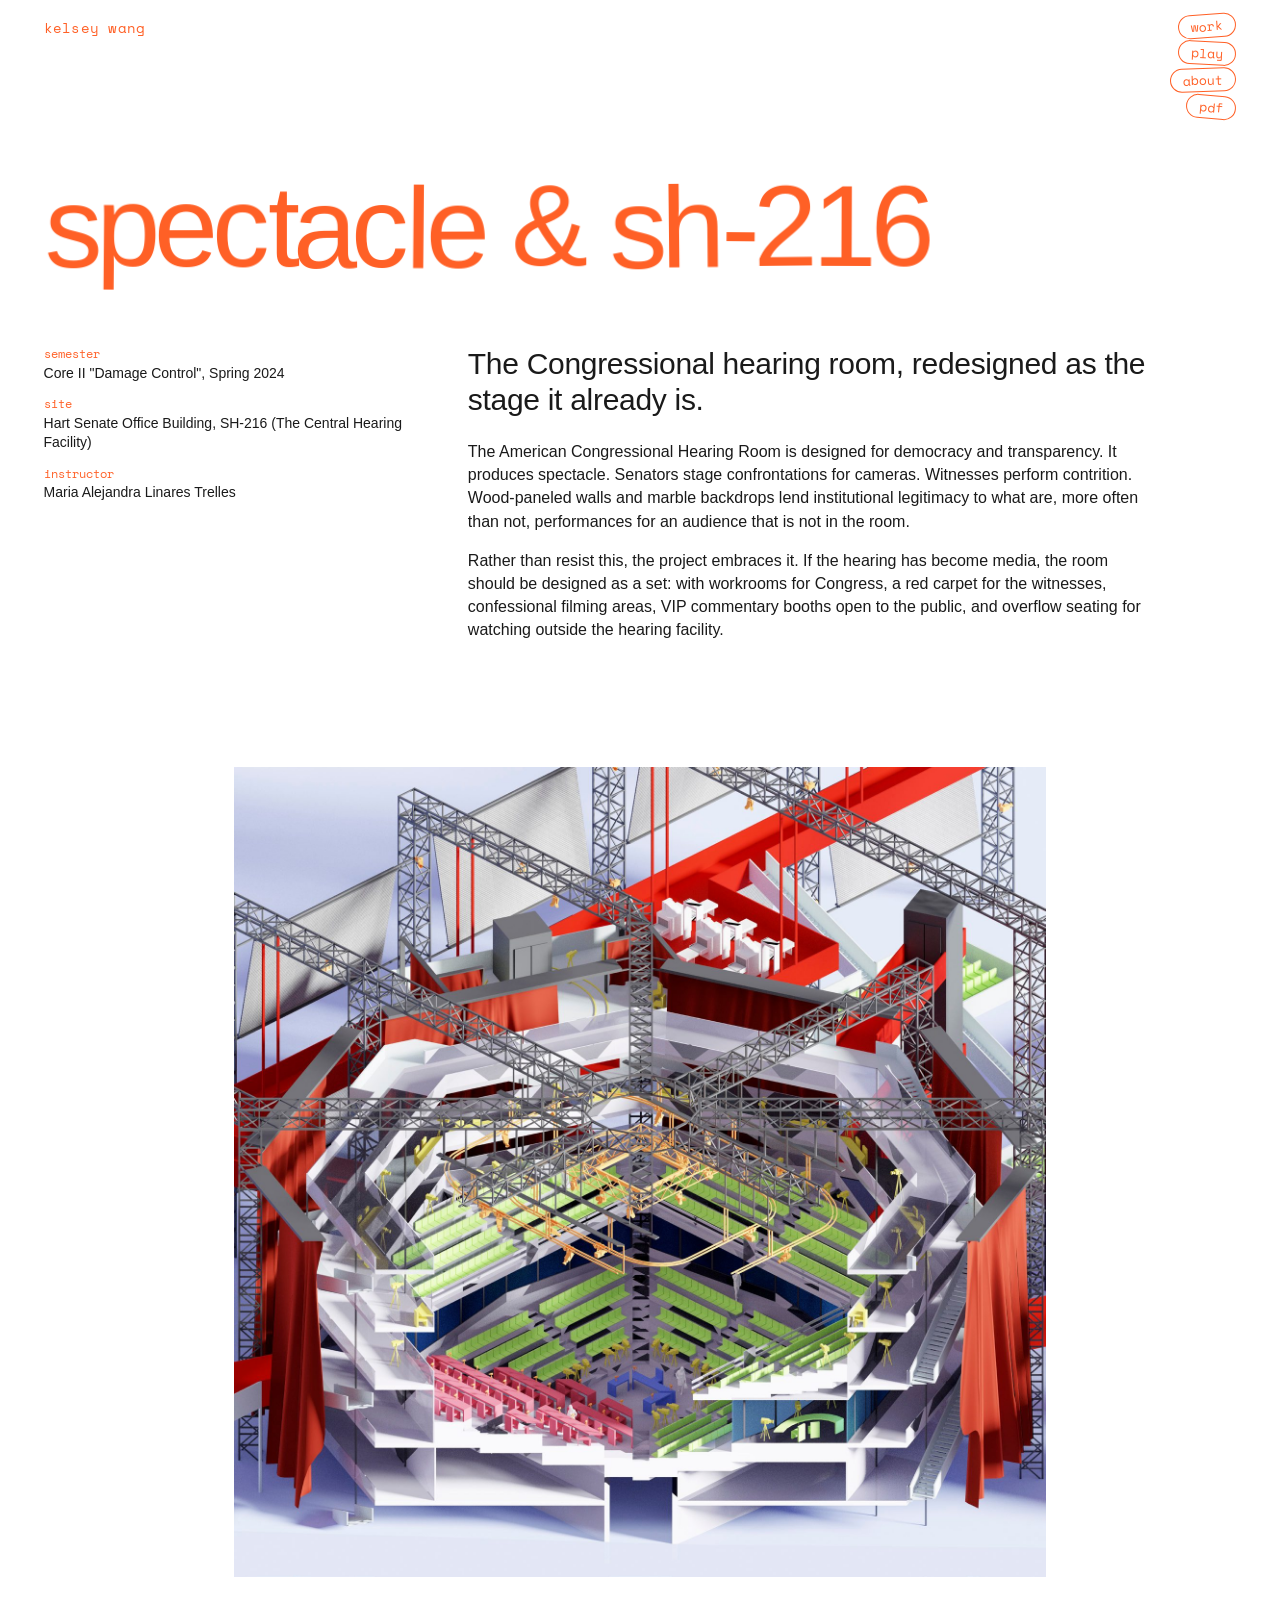
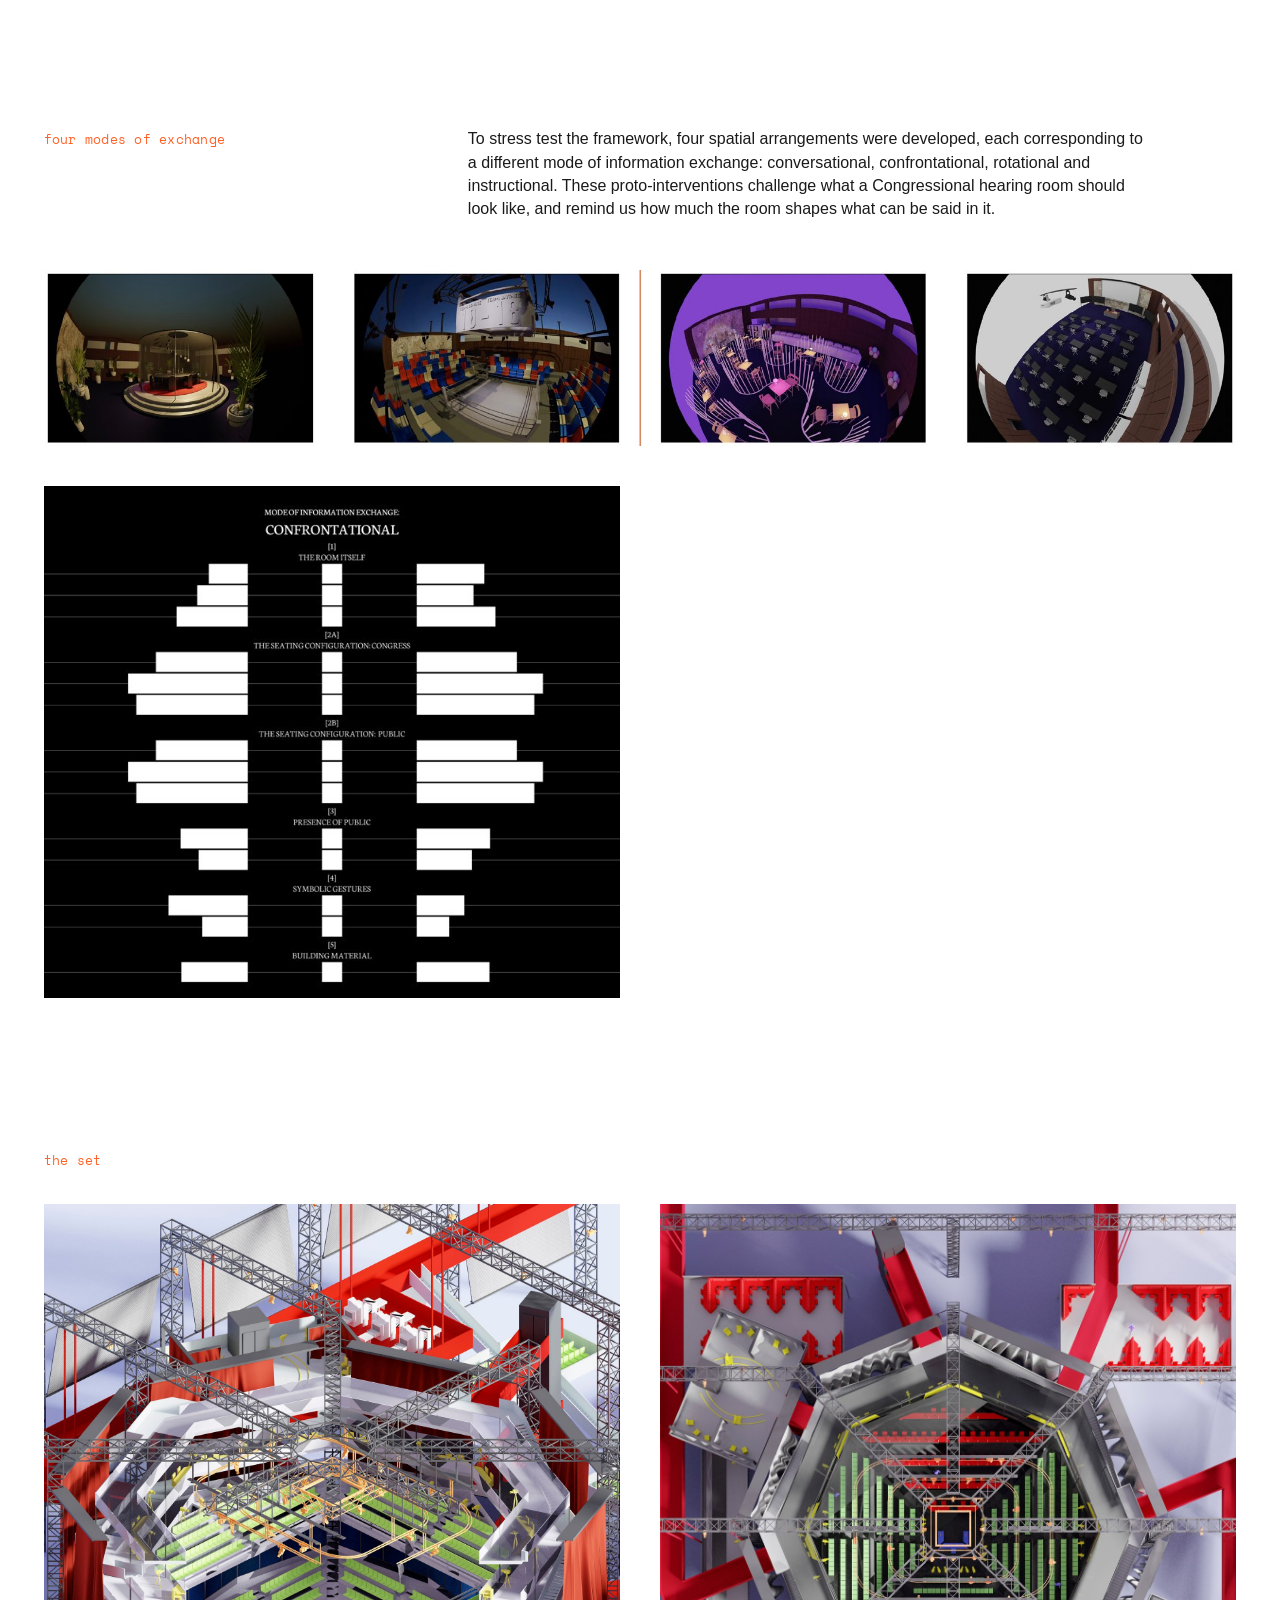
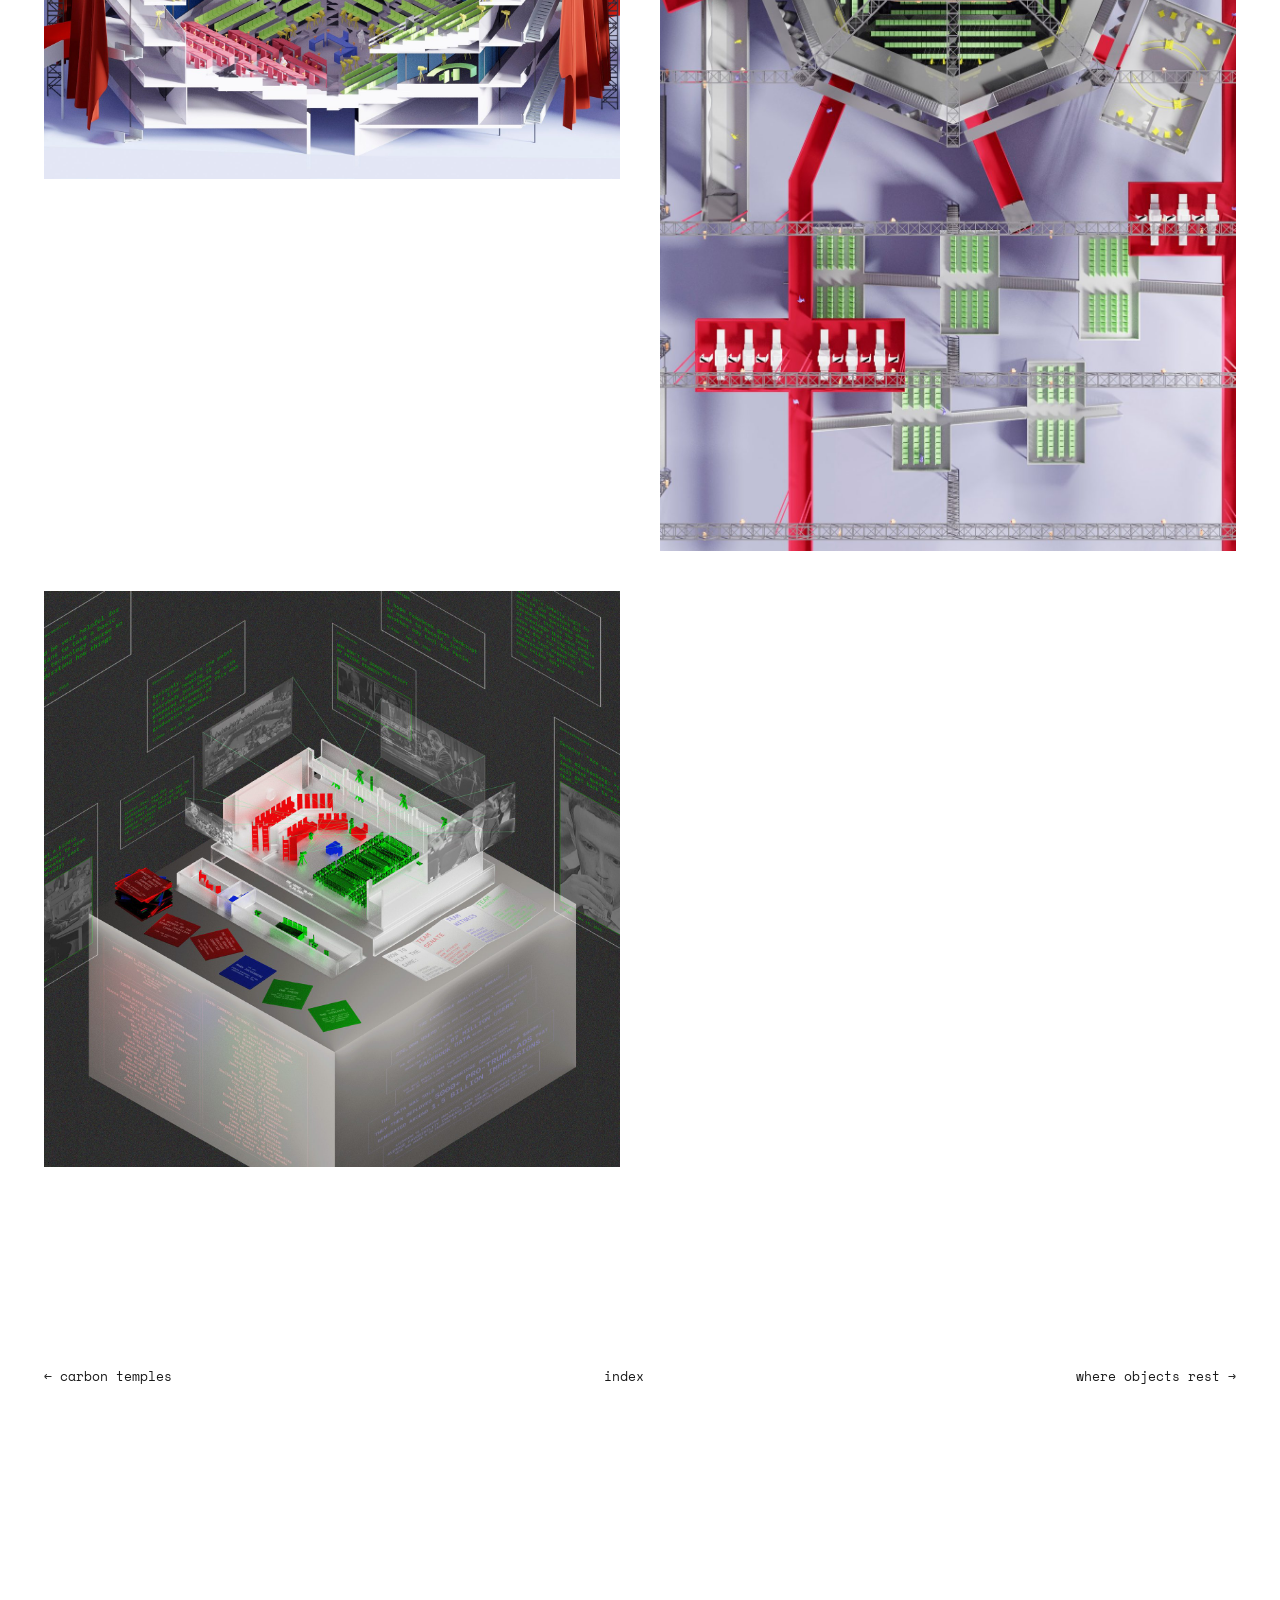
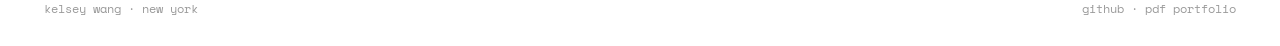
<file: work/spectacle-sh-216.html>
<!DOCTYPE html>
<html lang="en">
<head>
<meta charset="utf-8">
<meta name="viewport" content="width=device-width, initial-scale=1">
<title>SPECTACLE &amp; SH-216 · Kelsey Wang</title>
<meta name="description" content="The Congressional hearing room, redesigned as the stage it already is.">
<meta property="og:title" content="SPECTACLE &amp; SH-216 · Kelsey Wang">
<meta property="og:description" content="The Congressional hearing room, redesigned as the stage it already is.">
<link rel="icon" href="data:image/svg+xml,<svg xmlns='http://www.w3.org/2000/svg' viewBox='0 0 16 16'><rect x='2' y='2' width='12' height='12' fill='none' stroke='%23ff6026' stroke-width='2'/></svg>">
<link rel="preconnect" href="https://fonts.googleapis.com"><link rel="preconnect" href="https://fonts.gstatic.com" crossorigin>
<link href="https://fonts.googleapis.com/css2?family=Space+Mono:wght@400;700&display=swap" rel="stylesheet">
<link rel="stylesheet" href="../style.css">
</head>
<body class="proj">
<a class="logo" href="../index.html" aria-label="Home"><span data-scatter>kelsey wang</span></a>
<nav class="tags" aria-label="Main"><a href="../index.html" style="--r:-4deg">work</a><a href="../index.html#play" style="--r:3deg">play</a><a href="../about.html" style="--r:-2deg">about</a><a href="../book/" style="--r:5deg">pdf</a></nav>
<main class="project">
<div class="phead">
  <h1 class="ptitle" data-scatter data-explode>spectacle &amp; sh-216</h1>
  <div class="cols"><dl><dt>semester</dt><dd>Core II &quot;Damage Control&quot;, Spring 2024</dd><dt>site</dt><dd>Hart Senate Office Building, SH-216 (The Central Hearing Facility)</dd><dt>instructor</dt><dd>Maria Alejandra Linares Trelles</dd></dl><div class="body"><p class="sum">The Congressional hearing room, redesigned as the stage it already is.</p><p>The American Congressional Hearing Room is designed for democracy and transparency. It produces spectacle. Senators stage confrontations for cameras. Witnesses perform contrition. Wood-paneled walls and marble backdrops lend institutional legitimacy to what are, more often than not, performances for an audience that is not in the room.</p><p>Rather than resist this, the project embraces it. If the hearing has become media, the room should be designed as a set: with workrooms for Congress, a red carpet for the witnesses, confessional filming areas, VIP commentary booths open to the public, and overflow seating for watching outside the hearing facility.</p></div></div>
</div>
<div class="hero-img"><img src="../img/sp-axon.jpg" alt="SPECTACLE &amp; SH-216"></div>
<section class="chapter"><div class=txt><h2 class="label">four modes of exchange</h2><p>To stress test the framework, four spatial arrangements were developed, each corresponding to a different mode of information exchange: conversational, confrontational, rotational and instructional. These proto-interventions challenge what a Congressional hearing room should look like, and remind us how much the room shapes what can be said in it.</p></div><div class="figs"><figure class="f wide" style="--d:0ms"><img src="../img/sp-renders.jpg" width="2000" height="295" alt="" loading="lazy"></figure><figure class="f" style="--d:70ms"><img src="../img/sp-diagram.jpg" width="728" height="646" alt="" loading="lazy"></figure></div></section><section class="chapter"><div class=txt><h2 class="label">the set</h2></div><div class="figs"><figure class="f" style="--d:0ms"><img src="../img/sp-axon.jpg" width="1688" height="1684" alt="" loading="lazy"></figure><figure class="f" style="--d:70ms"><img src="../img/sp-hero.jpg" width="1217" height="2000" alt="" loading="lazy"></figure><figure class="f" style="--d:140ms"><img src="../img/sp-model.jpg" width="1680" height="1680" alt="" loading="lazy"></figure></div></section>
<nav class="pn"><a href="carbon-temples.html">← carbon temples</a><a href="../index.html">index</a><a href="where-objects-rest.html">where objects rest →</a></nav>
</main>
<footer><span>kelsey wang · new york</span><span><a href="https://github.com/kelseydoubleu">github</a> · <a href="../book/">pdf portfolio</a></span></footer>
<div class="lb" id="lb" hidden><img alt=""><button aria-label="Close">×</button></div>
<script src="../fun.js"></script>
</body>
</html>
</file>
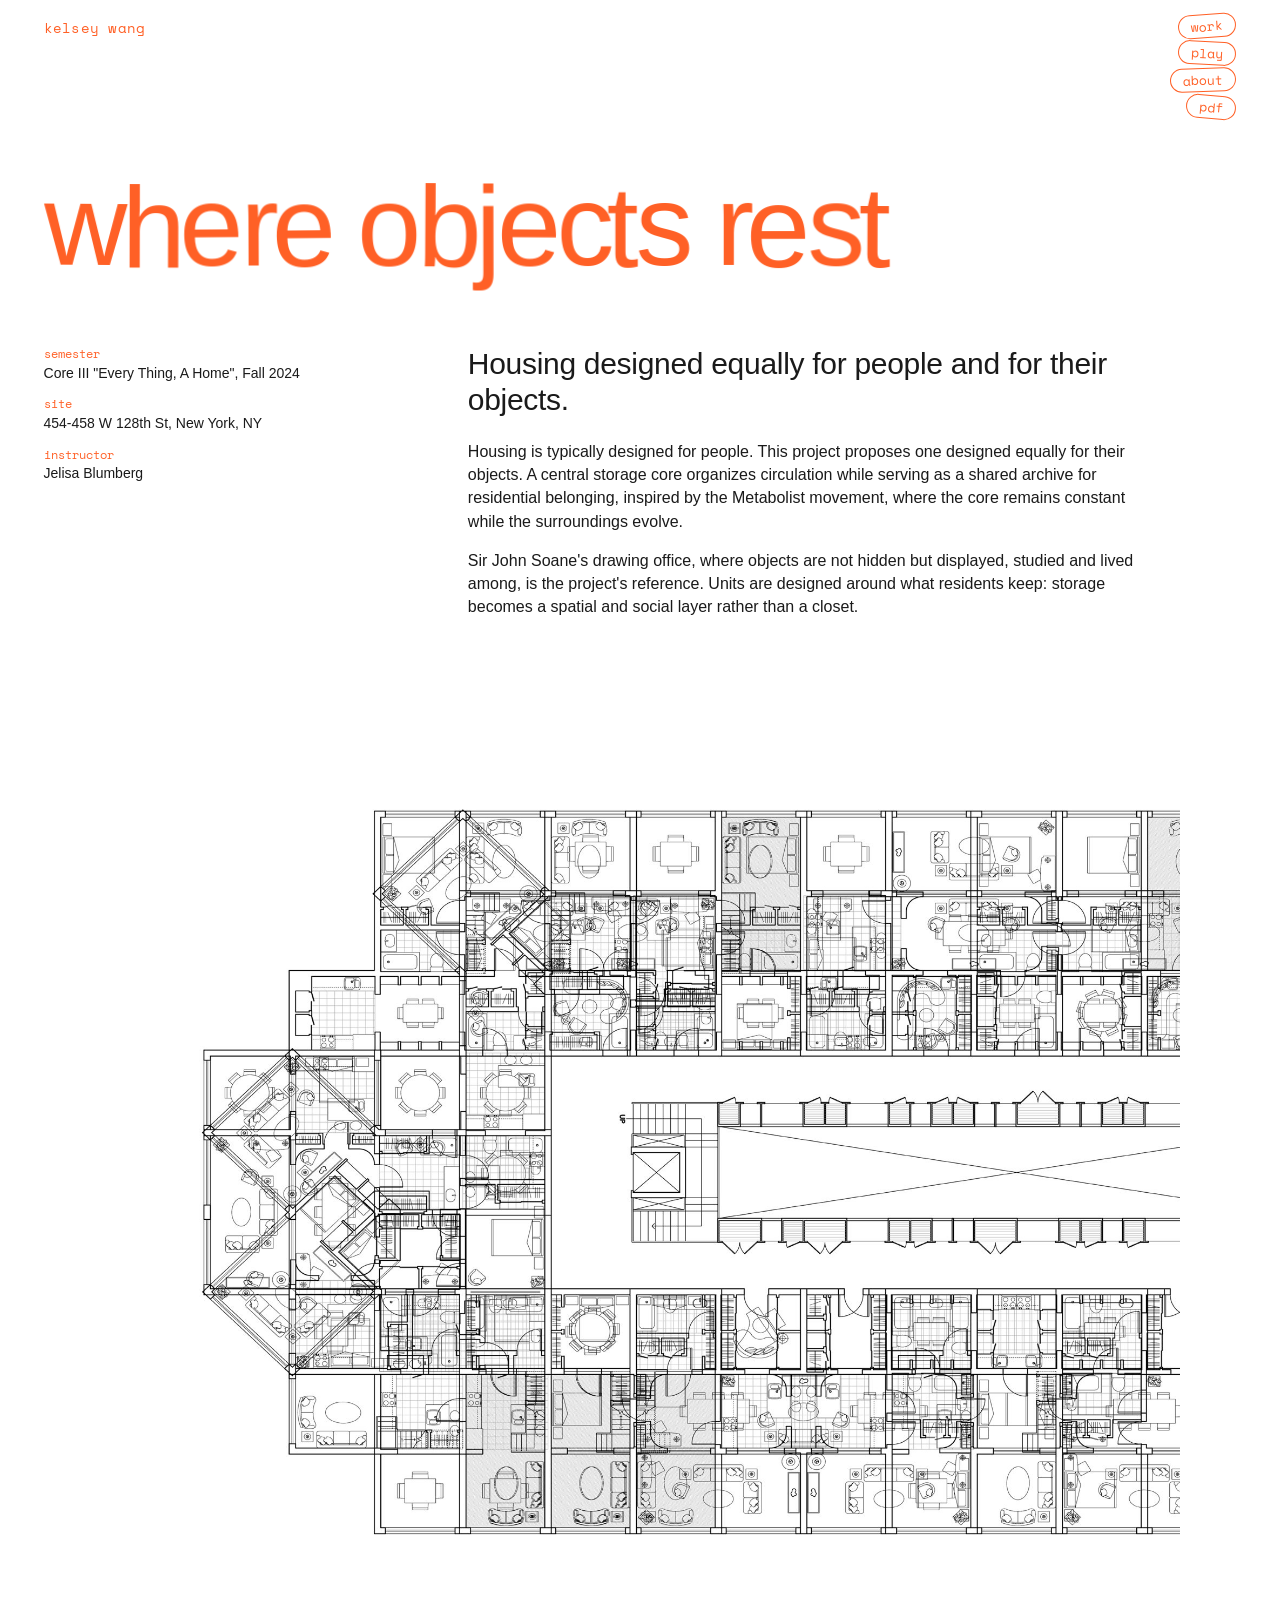
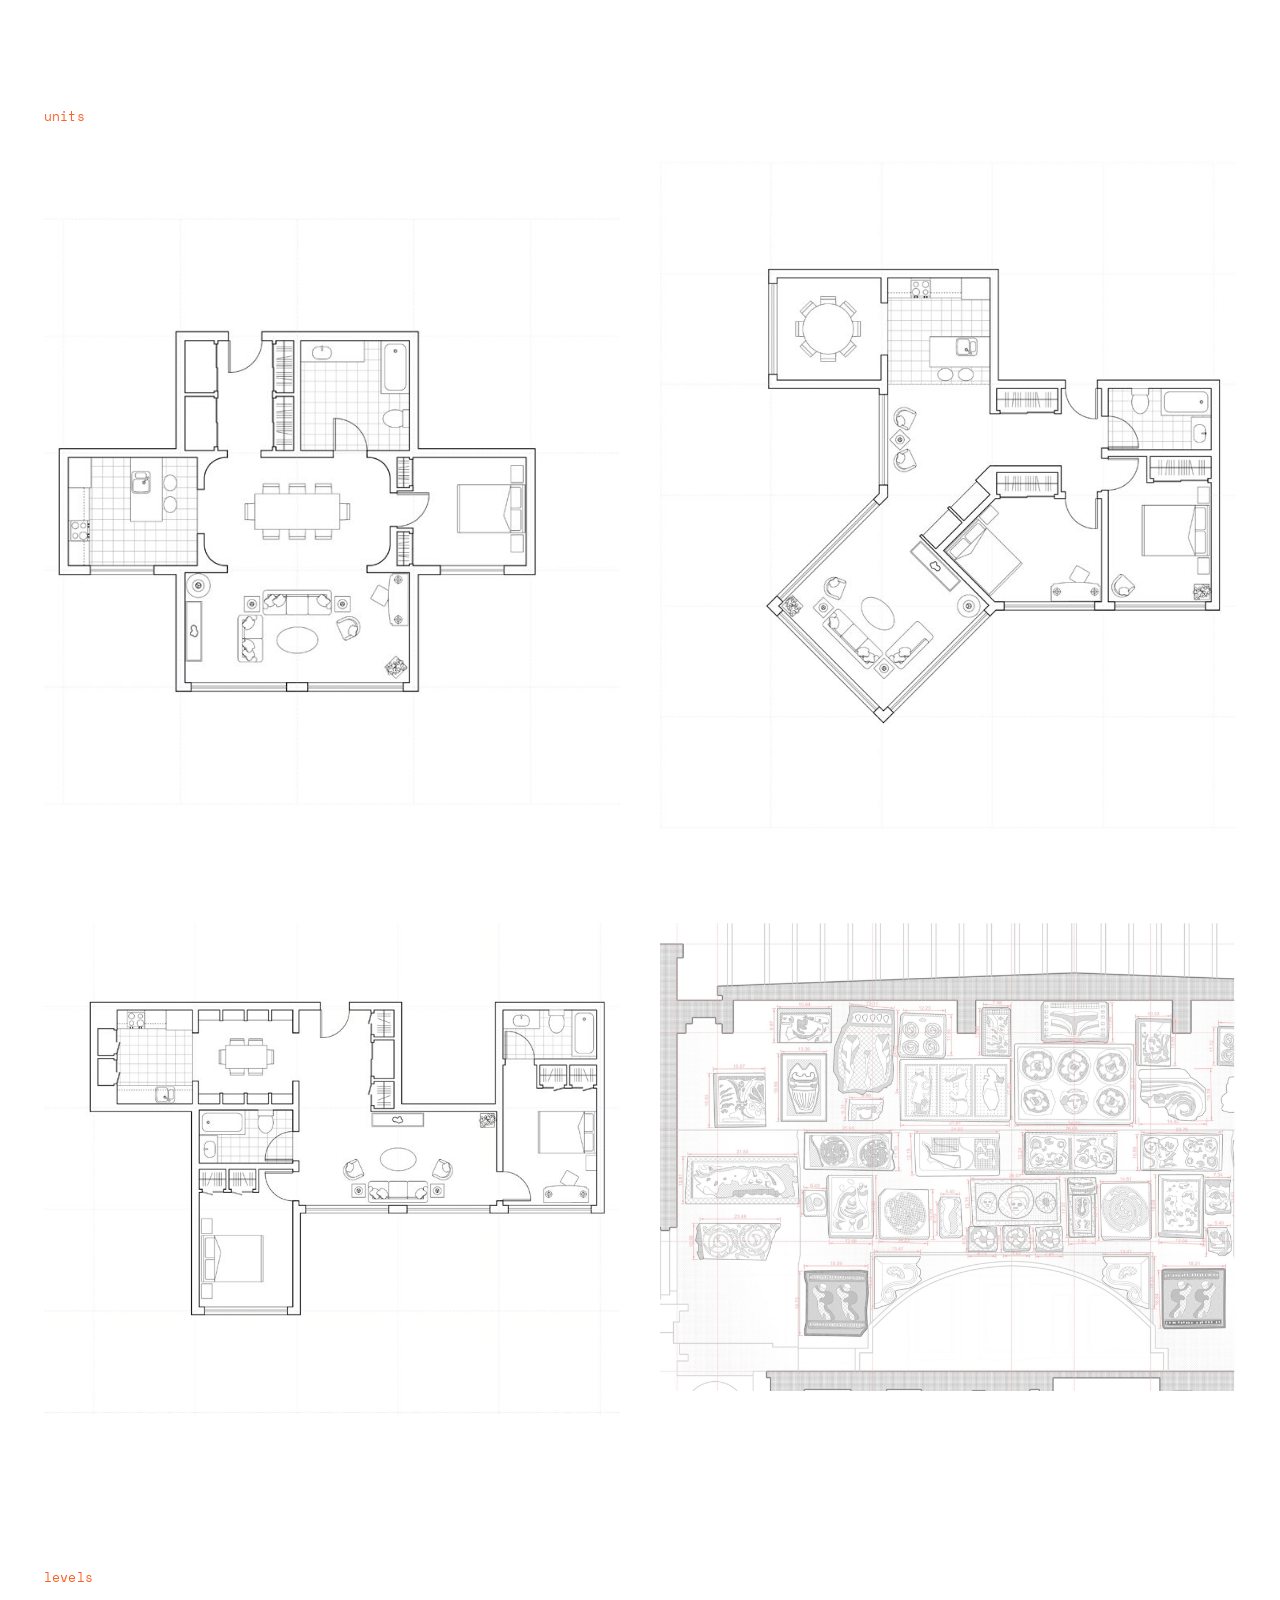
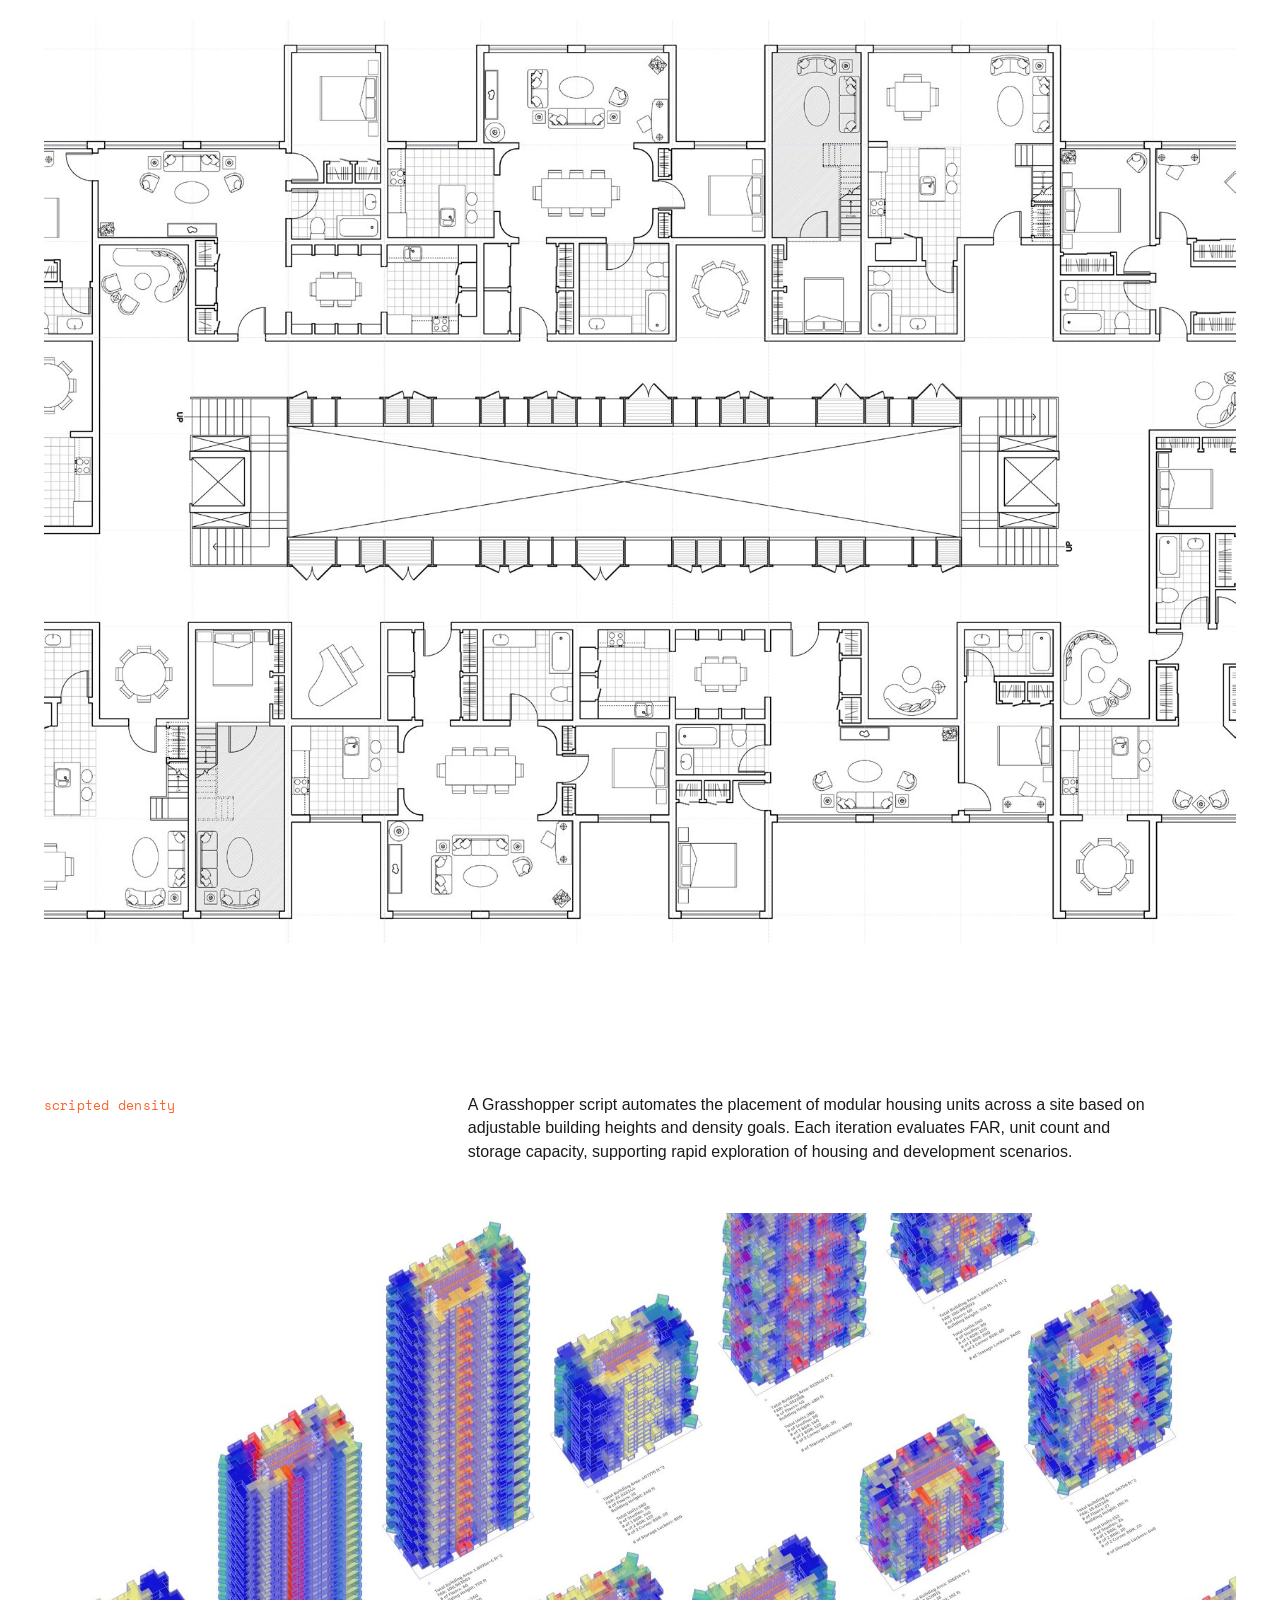
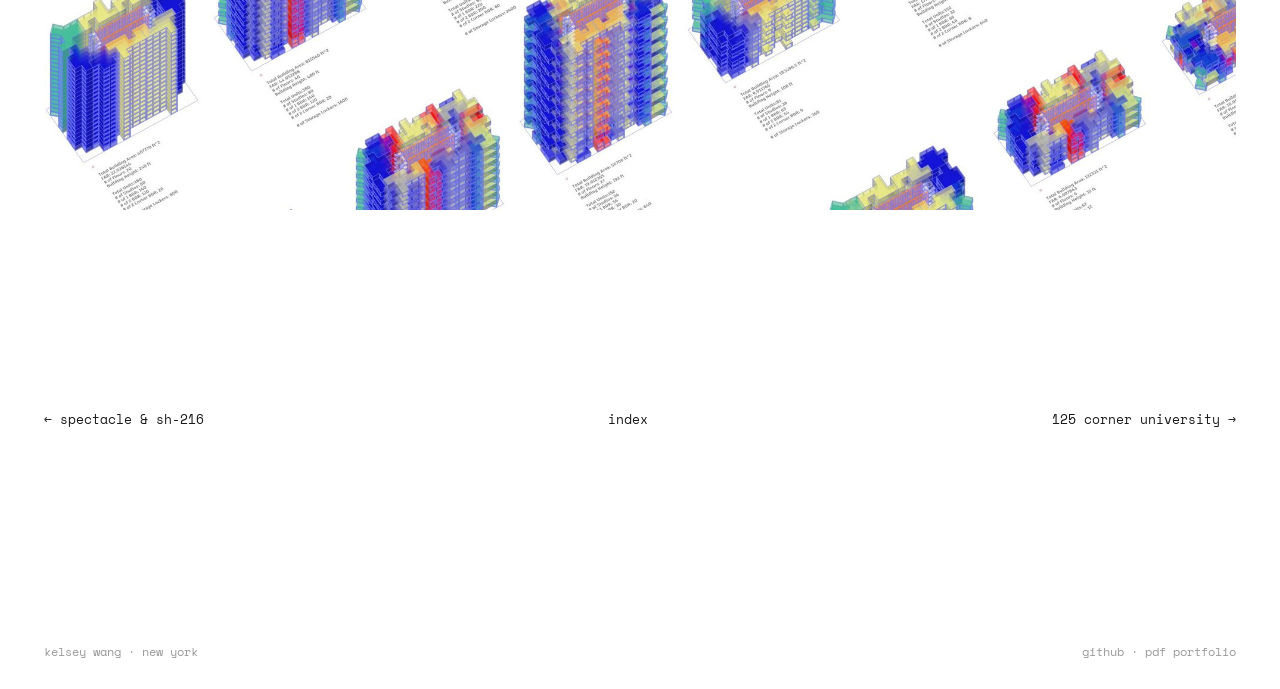
<file: work/where-objects-rest.html>
<!DOCTYPE html>
<html lang="en">
<head>
<meta charset="utf-8">
<meta name="viewport" content="width=device-width, initial-scale=1">
<title>WHERE OBJECTS REST · Kelsey Wang</title>
<meta name="description" content="Housing designed equally for people and for their objects.">
<meta property="og:title" content="WHERE OBJECTS REST · Kelsey Wang">
<meta property="og:description" content="Housing designed equally for people and for their objects.">
<link rel="icon" href="data:image/svg+xml,<svg xmlns='http://www.w3.org/2000/svg' viewBox='0 0 16 16'><rect x='2' y='2' width='12' height='12' fill='none' stroke='%23ff6026' stroke-width='2'/></svg>">
<link rel="preconnect" href="https://fonts.googleapis.com"><link rel="preconnect" href="https://fonts.gstatic.com" crossorigin>
<link href="https://fonts.googleapis.com/css2?family=Space+Mono:wght@400;700&display=swap" rel="stylesheet">
<link rel="stylesheet" href="../style.css">
</head>
<body class="proj">
<a class="logo" href="../index.html" aria-label="Home"><span data-scatter>kelsey wang</span></a>
<nav class="tags" aria-label="Main"><a href="../index.html" style="--r:-4deg">work</a><a href="../index.html#play" style="--r:3deg">play</a><a href="../about.html" style="--r:-2deg">about</a><a href="../book/" style="--r:5deg">pdf</a></nav>
<main class="project">
<div class="phead">
  <h1 class="ptitle" data-scatter data-explode>where objects rest</h1>
  <div class="cols"><dl><dt>semester</dt><dd>Core III &quot;Every Thing, A Home&quot;, Fall 2024</dd><dt>site</dt><dd>454-458 W 128th St, New York, NY</dd><dt>instructor</dt><dd>Jelisa Blumberg</dd></dl><div class="body"><p class="sum">Housing designed equally for people and for their objects.</p><p>Housing is typically designed for people. This project proposes one designed equally for their objects. A central storage core organizes circulation while serving as a shared archive for residential belonging, inspired by the Metabolist movement, where the core remains constant while the surroundings evolve.</p><p>Sir John Soane&#x27;s drawing office, where objects are not hidden but displayed, studied and lived among, is the project&#x27;s reference. Units are designed around what residents keep: storage becomes a spatial and social layer rather than a closet.</p></div></div>
</div>
<div class="hero-img"><img src="../img/wo-plan.jpg" alt="WHERE OBJECTS REST"></div>
<section class="chapter"><div class=txt><h2 class="label">units</h2></div><div class="figs"><figure class="f" style="--d:0ms"><img src="../img/wo-studio.jpg" width="683" height="766" alt="" loading="lazy"></figure><figure class="f" style="--d:70ms"><img src="../img/wo-2bdr.jpg" width="720" height="903" alt="" loading="lazy"></figure><figure class="f" style="--d:140ms"><img src="../img/wo-1bdr.jpg" width="787" height="671" alt="" loading="lazy"></figure><figure class="f" style="--d:210ms"><img src="../img/wo-soane.jpg" width="2000" height="1623" alt="" loading="lazy"></figure></div></section><section class="chapter"><div class=txt><h2 class="label">levels</h2></div><div class="figs"><figure class="f wide" style="--d:0ms"><img src="../img/wo-levels.jpg" width="1686" height="1304" alt="" loading="lazy"></figure></div></section><section class="chapter"><div class=txt><h2 class="label">scripted density</h2><p>A Grasshopper script automates the placement of modular housing units across a site based on adjustable building heights and density goals. Each iteration evaluates FAR, unit count and storage capacity, supporting rapid exploration of housing and development scenarios.</p></div><div class="figs"><figure class="f wide" style="--d:0ms"><img src="../img/wo-script.jpg" width="2000" height="1002" alt="" loading="lazy"></figure></div></section>
<nav class="pn"><a href="spectacle-sh-216.html">← spectacle &amp; sh-216</a><a href="../index.html">index</a><a href="125-corner-university.html">125 corner university →</a></nav>
</main>
<footer><span>kelsey wang · new york</span><span><a href="https://github.com/kelseydoubleu">github</a> · <a href="../book/">pdf portfolio</a></span></footer>
<div class="lb" id="lb" hidden><img alt=""><button aria-label="Close">×</button></div>
<script src="../fun.js"></script>
</body>
</html>
</file>
<file: style.css>
:root {
  --o: #ff6026;
  --ink: #1a1a1a;
  --mute: #9a9a9a;
  --line: #ececec;
  --mono: "Andale Mono", AndaleMono, "Space Mono", ui-monospace, Menlo, monospace;
  --sans: "Helvetica Neue", Helvetica, Arial, sans-serif;
  --pad: clamp(18px, 3.4vw, 52px);
}
* { box-sizing: border-box; }
html { -webkit-text-size-adjust: 100%; }
body { margin: 0; background: #fff; color: var(--ink); font-family: var(--sans); font-size: 16px; line-height: 1.45; -webkit-font-smoothing: antialiased; overflow-x: hidden; }
a { color: inherit; text-decoration: none; }
img { display: block; max-width: 100%; height: auto; }
::selection { background: var(--o); color: #fff; }

/* ---------- chrome ---------- */
.logo { position: fixed; top: 18px; left: var(--pad); z-index: 30; font-family: var(--mono); font-size: 14px; color: var(--o); letter-spacing: .02em; }
.tags { position: fixed; top: 14px; right: var(--pad); z-index: 30; display: flex; flex-direction: column; align-items: flex-end; gap: 3px; }
.tags a { font-family: var(--mono); font-size: 13px; background: #fff; border: 1.2px solid var(--o); color: var(--o); padding: 2px 12px 1px; border-radius: 20px; transform: rotate(var(--r)); transition: transform .25s cubic-bezier(.3, 1.6, .5, 1), background .15s, color .15s; }
.tags a:hover { transform: rotate(0deg) scale(1.08) translateX(-6px); background: var(--o); color: #fff; }
footer { display: flex; justify-content: space-between; gap: 20px; flex-wrap: wrap; margin-top: 200px; padding: 14px var(--pad) 28px; font-family: var(--mono); font-size: 12px; color: var(--mute); }
footer a:hover { color: var(--o); }
.label { font-family: var(--mono); font-weight: 400; font-size: 13px; letter-spacing: .02em; color: var(--o); margin: 0 0 18px; }
.label span { color: var(--mute); }

/* scatter letters */
[data-scatter] .ch { display: inline-block; will-change: transform; transition: color .2s; white-space: pre; }
[data-scatter] .w { display: inline-block; white-space: nowrap; }
[data-explode] { cursor: pointer; user-select: none; }

/* ---------- home: one screen, no scroll ---------- */
main { padding: 0 var(--pad); }
body.home { height: 100vh; height: 100dvh; overflow: hidden; }
body.home footer { display: none; }
.home .big { position: fixed; left: 0; right: 0; top: 50%; transform: translateY(-58%); z-index: 1; margin: 0; text-align: center; font-family: var(--sans); font-weight: 400; font-size: clamp(56px, 15vw, 260px); letter-spacing: -.045em; line-height: .9; color: var(--o); transition: opacity .35s; }
body.m-axon .big, body.m-index .big { opacity: 0; pointer-events: none; }
.lede { position: fixed; left: var(--pad); top: 44px; z-index: 1; max-width: 270px; color: var(--mute); margin: 0; font-size: 13.5px; line-height: 1.35; }
.modes { position: fixed; right: var(--pad); bottom: 20px; z-index: 5; display: flex; gap: 6px; align-items: center; }
.modes button { font-family: var(--mono); font-size: 13px; background: #fff; color: var(--ink); border: 1.2px solid var(--ink); border-radius: 20px; padding: 4px 14px 3px; cursor: pointer; transition: all .15s; }
.modes button:hover { border-color: var(--o); color: var(--o); }
.modes button.on { background: var(--o); border-color: var(--o); color: #fff; }
.modes .hint { order: -1; font-family: var(--mono); font-size: 11.5px; color: var(--mute); margin-right: 10px; }
.stage { position: fixed; left: 0; right: 0; top: 0; bottom: 64px; z-index: 2; }
.view { position: absolute; inset: 0; opacity: 0; pointer-events: none; transition: opacity .35s; }
.view.on { opacity: 1; pointer-events: auto; }

/* pile */
.pile { overflow: hidden; touch-action: pan-y; }
.card { position: absolute; left: 0; top: 0; background: #fff; cursor: grab; user-select: none; -webkit-user-drag: none; will-change: transform; }
.card img { width: 100%; height: 100%; object-fit: cover; pointer-events: none; }
.card.grab { cursor: grabbing; }
.card .cap { position: absolute; left: 0; top: 100%; margin-top: 4px; font-family: var(--mono); font-size: 11px; white-space: nowrap; color: var(--ink); opacity: 0; transition: opacity .15s; }
.card:hover .cap { opacity: 1; }
.card.note { display: flex; align-items: center; justify-content: center; text-align: center; font-family: var(--mono); font-size: 13px; color: var(--o); border: 1.2px solid var(--o); border-radius: 999px; padding: 0 16px; }
.card.note.sq { border-radius: 0; background: var(--o); color: #fff; }

/* axon */
.axon { overflow: hidden; }
.iso { position: absolute; inset: 0; }
.cube { position: absolute; left: 0; top: 0; width: 0; height: 0; cursor: grab; touch-action: none; }
.cube:active { cursor: grabbing; }
.cube .lift { position: absolute; left: 0; top: 0; transition: transform .35s cubic-bezier(.3, 1.6, .5, 1); }
.cube:hover .lift { transform: translateY(-22px); }
.cube .f { position: absolute; left: 0; top: 0; transform-origin: 0 0; background-size: cover; background-position: center; background-color: #f4f4f4; box-shadow: inset 0 0 0 .6px rgba(0, 0, 0, .18); }
.cube .s::after, .cube .e::after { content: ""; position: absolute; inset: 0; background: #000; opacity: .08; pointer-events: none; }
.cube .e::after { opacity: .2; }
.cube:hover .top { box-shadow: inset 0 0 0 2px var(--o); }

/* index */
.index { overflow: auto; padding: 120px var(--pad) 30px; }
.rows { max-width: 1100px; margin: 0 auto; border-top: 1px solid var(--ink); }
.row { display: grid; grid-template-columns: 50px 1fr 120px 130px 60px; gap: 12px; padding: 10px 0 9px; border-bottom: 1px solid var(--line); font-size: 17px; align-items: baseline; transition: padding .2s, color .15s; }
.row .n, .row .c, .row .s, .row .y { font-family: var(--mono); font-size: 12px; color: var(--mute); }
.row .y { text-align: right; }
.row:hover { color: var(--o); padding-left: 14px; }
.row:hover .n { color: var(--o); }
.peek { position: fixed; left: 0; top: 0; width: 300px; pointer-events: none; z-index: 20; opacity: 0; transition: opacity .15s; box-shadow: 0 0 0 1px rgba(0, 0, 0, .06); }
.peek.on { opacity: 1; }

/* play blocks (are.na) */
.play { margin-top: 140px; }
.blocks { display: grid; grid-template-columns: repeat(4, 1fr); gap: 54px 40px; }
.block { display: block; transition: transform .3s cubic-bezier(.3, 1.6, .5, 1); }
.block:hover { transform: rotate(var(--r)) translateY(-6px); }
.block .ph { aspect-ratio: 1; display: flex; align-items: center; justify-content: center; border: 1px solid var(--line); padding: 18px; background: #fff; }
.block .ph img { max-height: 100%; object-fit: contain; }
.block b { display: block; font-weight: 400; font-family: var(--mono); font-size: 13px; margin-top: 10px; color: var(--o); }
.block small { display: block; font-size: 13px; color: var(--mute); margin-top: 2px; line-height: 1.35; }

/* ---------- project ---------- */
.phead { padding-top: 170px; }
.ptitle { margin: 0 0 70px; font-weight: 400; font-size: clamp(44px, 9vw, 150px); letter-spacing: -.045em; line-height: .92; color: var(--o); }
.cols { display: grid; grid-template-columns: minmax(200px, 1fr) 2fr; gap: 40px; }
dl { margin: 0; font-size: 14px; line-height: 1.35; }
dt { font-family: var(--mono); font-size: 11.5px; color: var(--o); margin-top: 14px; }
dt:first-child { margin-top: 0; }
dd { margin: 2px 0 0; }
.body { max-width: 680px; }
.body .sum { font-size: clamp(22px, 2.4vw, 30px); line-height: 1.2; margin: 0 0 22px; letter-spacing: -.01em; }
.body p { margin: 0 0 1em; }
.ctas { margin-top: 26px; display: flex; flex-wrap: wrap; gap: 8px; }
.cta { font-family: var(--mono); font-size: 13px; background: var(--o); color: #fff; padding: 6px 14px 5px; border-radius: 20px; transition: transform .25s cubic-bezier(.3, 1.6, .5, 1); display: inline-block; }
.cta:hover { transform: rotate(-4deg) scale(1.08); }
.hero-img { margin: 110px 0 0; }
.hero-img img { width: 100%; max-height: 90vh; object-fit: contain; }
.chapter { margin-top: 150px; }
.chapter .txt { display: grid; grid-template-columns: minmax(200px, 1fr) 2fr; gap: 40px; margin-bottom: 34px; }
.chapter .txt .label { grid-column: 1; margin: 3px 0 0; }
.chapter .txt p { grid-column: 2; max-width: 680px; margin: 0 0 1em; }
.chapter .txt .label + p { margin-top: 0; }
.figs { display: grid; grid-template-columns: repeat(2, 1fr); gap: 40px; align-items: start; }
.figs .f.wide { grid-column: 1 / -1; }
figure { margin: 0; opacity: 0; transform: translateY(40px) rotate(var(--rot, 0deg)); transition: opacity .7s ease var(--d), transform .9s cubic-bezier(.2, .9, .3, 1.15) var(--d); }
figure.in { opacity: 1; transform: none; }
figure img { width: 100%; cursor: zoom-in; }
.pn { display: flex; justify-content: space-between; gap: 14px; margin-top: 200px; font-family: var(--mono); font-size: 13px; }
.pn a:hover { color: var(--o); }

/* ---------- about ---------- */
.aboutp main { padding-top: 170px; }
.intro { font-size: clamp(30px, 4.6vw, 64px); line-height: 1.08; letter-spacing: -.03em; max-width: 1150px; margin: 0 0 120px; }
.about ul { list-style: none; margin: 0 0 50px; padding: 0; }
.about li { display: grid; grid-template-columns: 110px 1fr; padding: 7px 0; border-bottom: 1px solid var(--line); }
.about li span { font-family: var(--mono); font-size: 12px; color: var(--mute); padding-top: 3px; }
.about li a:hover { color: var(--o); }
.about .body .label { margin-top: 50px; }

/* ---------- bounding-box cursor ---------- */
.bbox { position: fixed; left: 0; top: 0; z-index: 60; pointer-events: none; border: 1.5px solid var(--o); opacity: 0; transition: transform .16s cubic-bezier(.2, .8, .2, 1), width .16s cubic-bezier(.2, .8, .2, 1), height .16s cubic-bezier(.2, .8, .2, 1), opacity .2s; }
.bbox.on { opacity: 1; }
.bbox i { position: absolute; left: -1.5px; bottom: 100%; background: var(--o); color: #fff; font: 11px/1.4 var(--mono); font-style: normal; padding: 0 5px; white-space: nowrap; }
.bbox.below i { bottom: auto; top: 100%; }

/* lightbox */
.lb { position: fixed; inset: 0; z-index: 70; background: rgba(255, 255, 255, .97); display: flex; align-items: center; justify-content: center; padding: 30px; cursor: zoom-out; }
.lb[hidden] { display: none; }
.lb img { max-width: 100%; max-height: 100%; object-fit: contain; }
.lb button { position: absolute; top: 14px; right: 20px; border: 0; background: none; font-size: 30px; color: var(--o); cursor: pointer; }

@media (max-width: 900px) {
  .blocks { grid-template-columns: repeat(2, 1fr); }
  .row { grid-template-columns: 34px 1fr 60px; }
  .row .c, .row .s { display: none; }
}
@media (max-width: 700px) {
  .tags { flex-direction: row; gap: 4px; left: var(--pad); right: auto; flex-wrap: wrap; }
  .tags a { font-size: 11px; padding: 1px 8px; }
  .logo { top: 54px; }
  .cols, .chapter .txt { grid-template-columns: 1fr; gap: 18px; }
  .chapter .txt .label, .chapter .txt p { grid-column: 1; }
  .figs { grid-template-columns: 1fr; }
  .modes .hint { display: none; }
  .lede { display: none; }
  .modes { right: 0; left: 0; justify-content: center; }
  .phead { padding-top: 120px; }
  .blocks { gap: 40px 20px; }
}
@media (prefers-reduced-motion: reduce) {
  * { transition: none !important; animation: none !important; }
  figure { opacity: 1; transform: none; }
}
</file>
